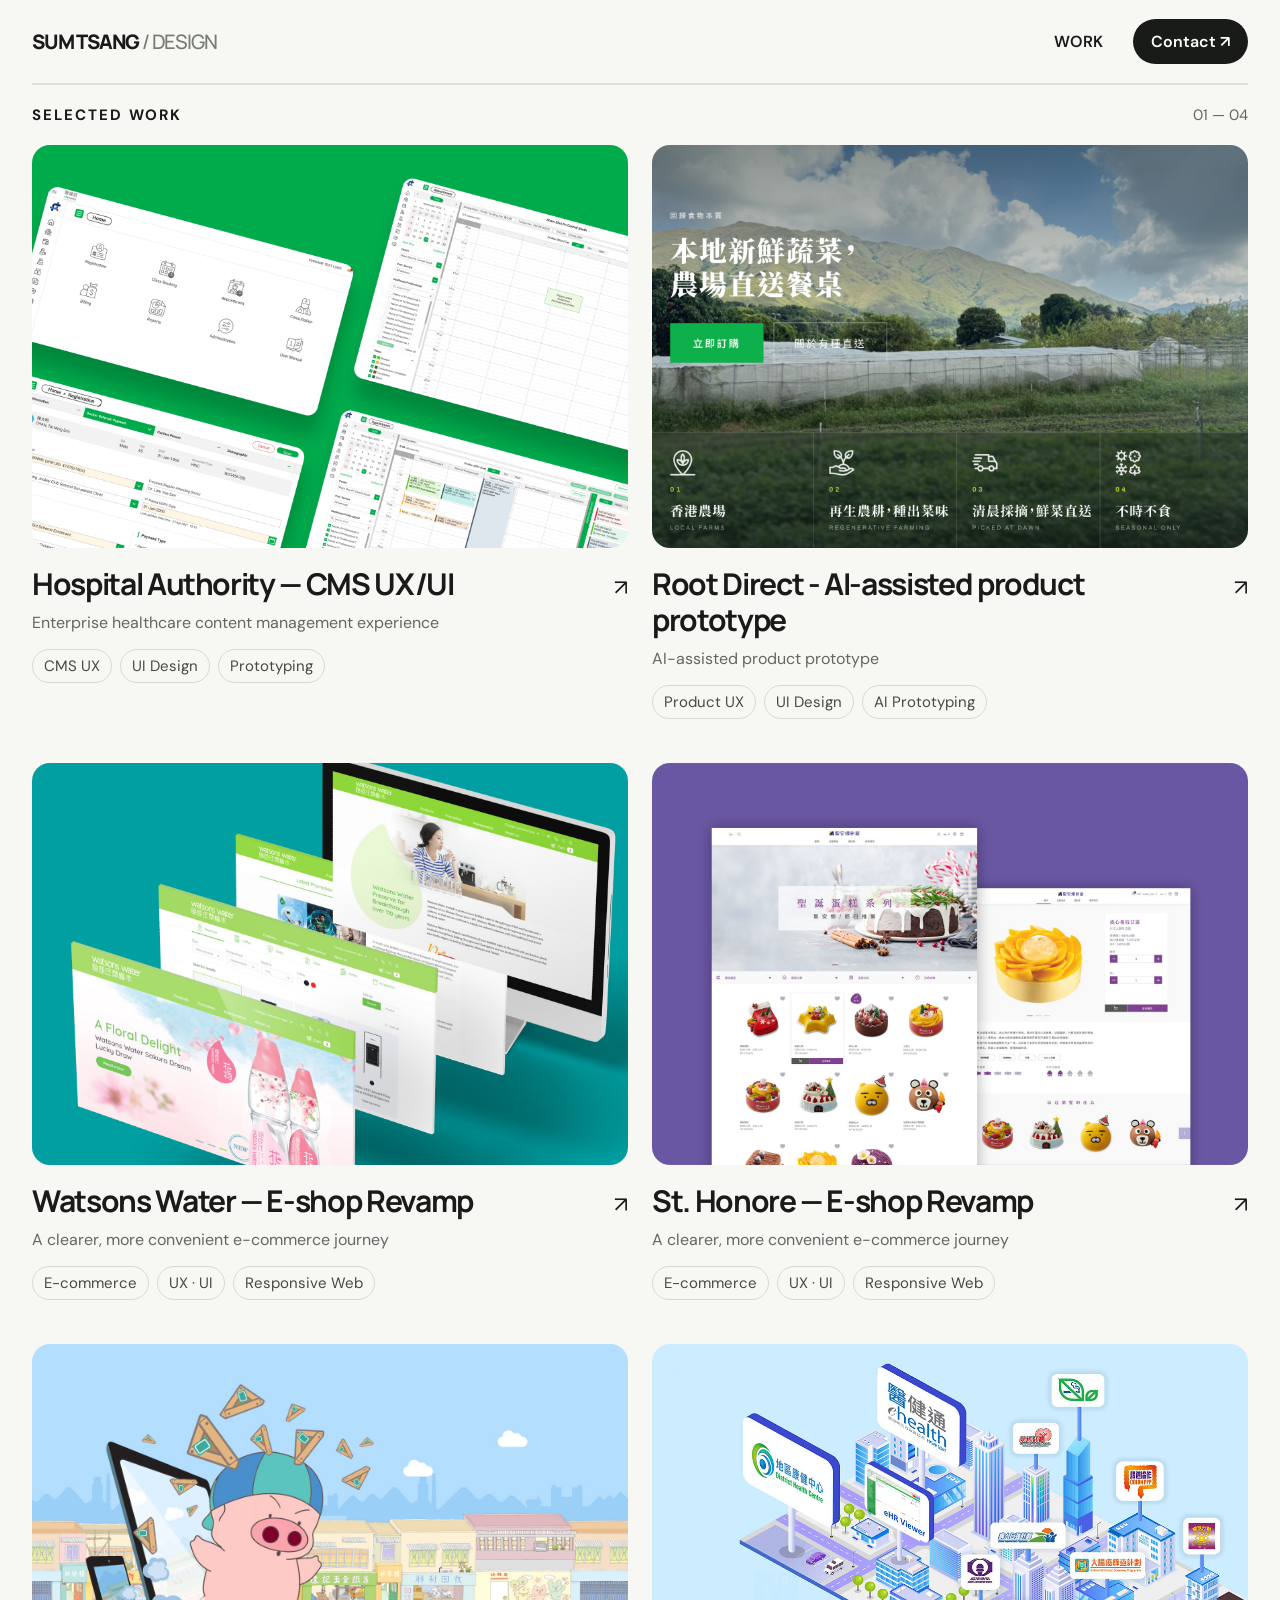
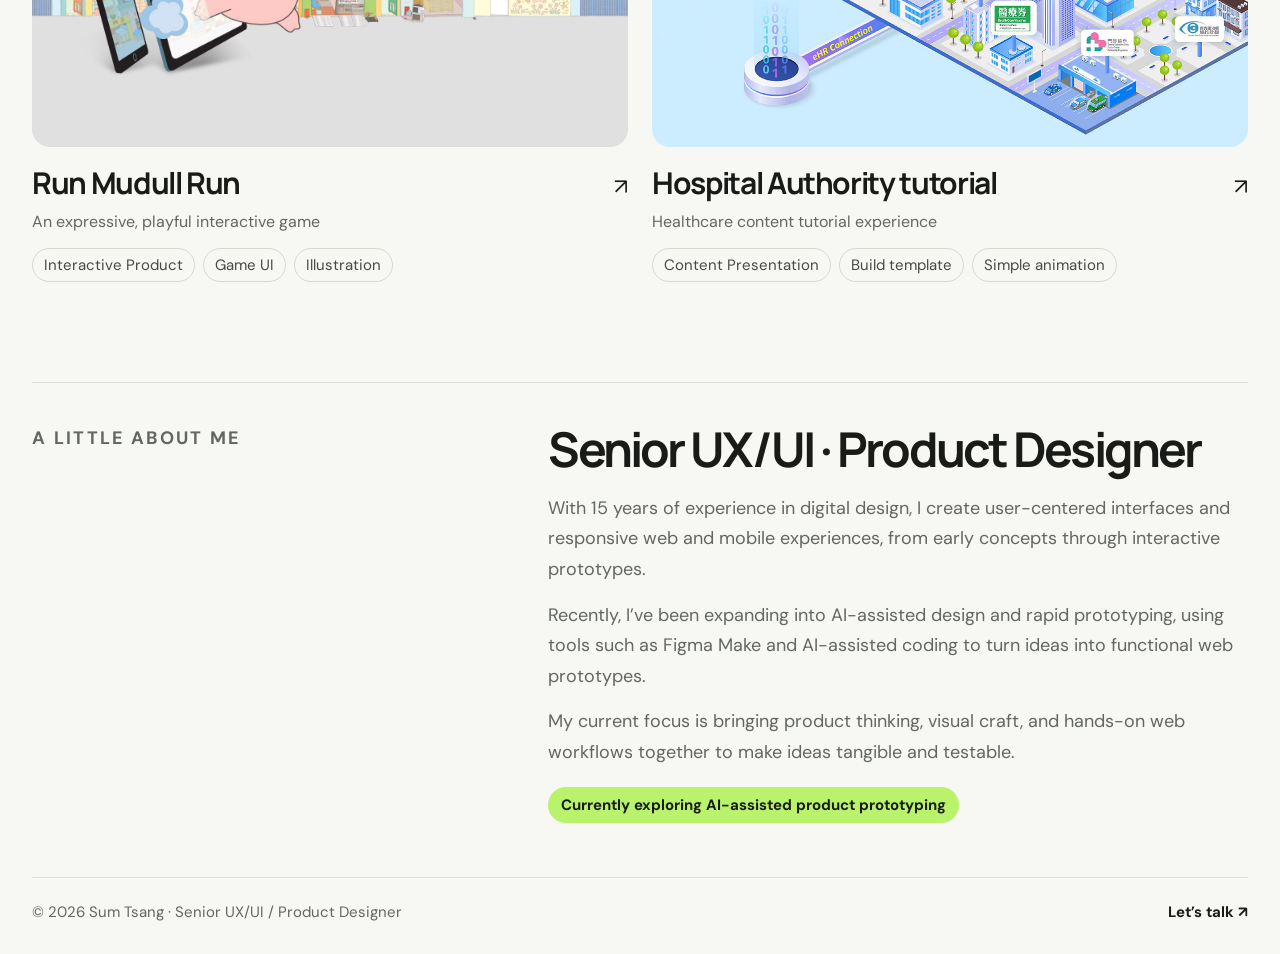
<file: index.html>
<!doctype html>
<html lang="en">
<head>
  <meta charset="utf-8">
  <meta name="viewport" content="width=device-width, initial-scale=1">
  <title>Sum Tsang — Product Designer</title>
  <meta name="description" content="Selected product design work by Sum Tsang, Senior UX/UI and Product Designer with 15 years of experience across mobile, web, enterprise UX/UI, and AI-assisted prototyping.">
  <meta name="author" content="Sum Tsang">
  <link rel="icon" href="img/favicon.png">
  <link rel="preconnect" href="https://fonts.googleapis.com">
  <link rel="preconnect" href="https://fonts.gstatic.com" crossorigin>
  <link href="https://fonts.googleapis.com/css2?family=DM+Sans:wght@400;500;600;700&family=Manrope:wght@400;500;600;700;800&display=swap" rel="stylesheet">
  <style>
    :root {
      --bg: #f7f7f4;
      --paper: #fff;
      --ink: #191b19;
      --muted: #626761;
      --line: #dedfd8;
      --accent: #b9f36b;
      --radius: 18px;
      --page: 1280px;
    }
    * { box-sizing: border-box; }
    html { scroll-behavior: smooth; }
    body { margin: 0; background: var(--bg); color: var(--ink); font-family: "DM Sans", sans-serif; -webkit-font-smoothing: antialiased; }
    a { color: inherit; text-decoration: none; }
    a:focus-visible { outline: 3px solid #4b7f18; outline-offset: 4px; }
    .shell { width: min(var(--page), calc(100% - 64px)); margin-inline: auto; }
    .topbar { height: 84px; display: flex; align-items: center; justify-content: space-between; border-bottom: 1px solid var(--line); }
    .wordmark { font-family: Manrope, sans-serif; font-size: 20px; font-weight: 800; letter-spacing: -.06em; }
    .wordmark span { color: #777c72; font-weight: 500; }
    .nav { display: flex; gap: 30px; align-items: center; font-size: 16px; font-weight: 600; }
    .nav a { transition: opacity .2s ease; }
    .nav a:hover { opacity: .6; }
    .nav .contact { background: var(--ink); color: white; padding: 12px 18px; border-radius: 999px; }
    .intro { padding: 66px 0 50px; }
    .kicker { margin: 0 0 20px; text-transform: uppercase; letter-spacing: .13em; font-size: 15px; font-weight: 700; color: var(--muted); }
    h1 { max-width: 850px; margin: 0; font-family: Manrope, sans-serif; font-size: clamp(42px, 6.4vw, 82px); line-height: .99; letter-spacing: -.075em; font-weight: 700; }
    h1 em { font-style: normal; color: #777d70; }
    .intro-bottom { display: flex; align-items: end; justify-content: space-between; gap: 30px; margin-top: 30px; }
    .intro-bottom p { max-width: 610px; margin: 0; color: var(--muted); font-size: 18px; line-height: 1.65; }
    .scroll-cue { flex: 0 0 auto; font-size: 15px; font-weight: 700; }
    .work-head { display: flex; justify-content: space-between; align-items: center; padding: 20px 0; border-top: 1px solid var(--line); }
    .work-head h2 { margin: 0; font-size: 15px; text-transform: uppercase; letter-spacing: .13em; }
    .work-head span { color: var(--muted); font-size: 15px; }
    .project-grid { display: grid; grid-template-columns: repeat(2, minmax(0, 1fr)); gap: 44px 24px; }
    .project { min-width: 0; }
    .cover { display: block; position: relative; overflow: hidden; aspect-ratio: 1.48; border-radius: var(--radius); background: #e8eae2; }
    .cover img { width: 100%; height: 100%; display: block; object-fit: cover; transition: transform .5s cubic-bezier(.2,.7,.2,1); }
    .project:hover .cover img { transform: scale(1.025); }
    .cover.root-cover { background: #e7f0df; }
    .root-cover img { object-position: center; }
    .image-fallback { display: none; width: 100%; height: 100%; align-items: center; justify-content: center; flex-direction: column; gap: 12px; color: #2e3c26; background: radial-gradient(circle at 75% 20%, #d6f6b3, transparent 34%), linear-gradient(135deg, #edf3e6, #c9e7a7); }
    .image-fallback strong { font: 800 clamp(24px, 3vw, 44px)/1 Manrope, sans-serif; letter-spacing: -.06em; }
    .image-fallback span { font-size: 15px; letter-spacing: .12em; text-transform: uppercase; }
    .root-cover img:not([src]), .root-cover img[src=""] { display: none; }
    .project-title-row { display: flex; align-items: baseline; justify-content: space-between; gap: 16px; margin-top: 18px; }
    .project-title-row h3 { margin: 0; font-family: Manrope, sans-serif; font-size: clamp(22px, 2.5vw, 30px); line-height: 1.2; letter-spacing: -.045em; font-weight: 700; }
    .arrow { flex: 0 0 auto; font-size: 22px; transition: transform .2s ease; }
    .project:hover .arrow { transform: translate(3px, -3px); }
    .project-subtitle { margin: 9px 0 0; color: var(--muted); font-size: 16px; line-height: 1.5; }
    .project-tags { display: flex; flex-wrap: wrap; gap: 8px; margin-top: 14px; }
    .project-tags span { border: 1px solid #d7d9d1; border-radius: 999px; padding: 6px 11px; font-size: 15px; color: #454a43; }
    .about { margin-top: 100px; padding: 40px 0 54px; border-top: 1px solid var(--line); display: grid; grid-template-columns: .8fr 1.2fr; gap: 50px; }
    .about-label { margin: 0; color: var(--muted); font-size: 15px; letter-spacing: .13em; text-transform: uppercase; font-weight: 700; }
    .about h2 { margin: 0 0 18px; font: 700 clamp(30px, 4vw, 48px)/1.08 Manrope, sans-serif; letter-spacing: -.06em; }
    .about p { margin: 0 0 15px; color: var(--muted); font-size: 18px; line-height: 1.7; }
    .about .focus { display: inline-block; background: var(--accent); color: var(--ink); border-radius: 999px; padding: 8px 13px; margin-top: 4px; font-size: 15px; font-weight: 700; }
    footer { display: flex; justify-content: space-between; gap: 20px; border-top: 1px solid var(--line); padding: 24px 0 32px; color: var(--muted); font-size: 15px; }
    footer a { color: var(--ink); font-weight: 700; }
    @media (max-width: 760px) {
      .shell { width: min(100% - 36px, var(--page)); }
      .topbar { height: 72px; }
      .wordmark { font-size: 18px; }
      .nav { gap: 16px; font-size: 15px; }
      .nav .contact { padding: 10px 13px; }
      .intro { padding: 50px 0 36px; }
      .intro-bottom { align-items: start; flex-direction: column; gap: 18px; }
      .intro-bottom p, .about p { font-size: 17px; }
      .project-grid { grid-template-columns: 1fr; gap: 34px; }
      .cover { aspect-ratio: 1.25; }
      .project-title-row h3 { font-size: 25px; }
      .about { margin-top: 70px; grid-template-columns: 1fr; gap: 18px; }
      footer { flex-direction: column; }
    }
    @media (prefers-reduced-motion: reduce) {
      html { scroll-behavior: auto; }
      *, *::before, *::after { transition-duration: .01ms !important; }
    }
  </style>
</head>
<body>
  <header class="shell topbar">
    <a class="wordmark" href="index.html" aria-label="Sum Tsang home">SUM TSANG<span> / DESIGN</span></a>
    <nav class="nav" aria-label="Main navigation">
      <a href="#work">WORK</a>
      <a class="contact" href="contact.html">Contact ↗</a>
    </nav>
  </header>

  <main>


    <section class="shell" id="work" aria-labelledby="work-heading">
      <div class="work-head">
        <h2 id="work-heading">Selected work</h2>
        <span>01 — 04</span>
      </div>

      <div class="project-grid">

        <article class="project">
          <a class="cover" href="ha-uxui.html" aria-label="View Hospital Authority CMS UX/UI project">
            <img src="img/portfolio/hat-ux-hero.jpg" alt="Hospital Authority CMS UX/UI project preview" loading="lazy">
          </a>
          <div class="project-title-row">
            <h3><a href="ha-uxui.html">Hospital Authority — CMS UX/UI</a></h3>
            <a class="arrow" href="ha-uxui.html" aria-label="View Hospital Authority project">↗</a>
          </div>
          <p class="project-subtitle">Enterprise healthcare content management experience</p>
          <div class="project-tags"><span>CMS UX</span><span>UI Design</span><span>Prototyping</span></div>
        </article>
        



         <article class="project">
          <a class="cover" href="root.html" aria-label="View AI-assisted product">
            <img src="img/portfolio/root-hero.jpg" alt="AI-assisted product preview" loading="lazy">
          </a>
          <div class="project-title-row">
            <h3><a href="root.html">Root Direct - AI-assisted product prototype</a></h3>
            <a class="arrow" href="root.html" aria-label="View AI-assisted productpe">↗</a>
          </div>
          <p class="project-subtitle">AI-assisted product prototype</p>
          <div class="project-tags"><span>Product UX</span><span>UI Design</span><span>AI Prototyping</span></div>
        </article>
        

        <article class="project">
          <a class="cover" href="ww.html" aria-label="View Watsons Water e-shop revamp project">
            <img src="img/portfolio/ww-hero.jpg" alt="Watsons Water e-shop revamp project preview" loading="lazy">
          </a>
          <div class="project-title-row">
            <h3><a href="ww.html">Watsons Water — E-shop Revamp</a></h3>
            <a class="arrow" href="ww.html" aria-label="View Watsons Water project">↗</a>
          </div>
          <p class="project-subtitle">A clearer, more convenient e-commerce journey</p>
          <div class="project-tags"><span>E-commerce</span><span>UX · UI</span><span>Responsive Web</span></div>
        </article>


                <article class="project">
          <a class="cover" href="sh.html" aria-label="View St. Honore e-shop revamp project">
            <img src="img/portfolio/sh-hero.jpg" alt="St. Honore e-shop revamp project preview" loading="lazy">
          </a>
          <div class="project-title-row">
            <h3><a href="sh.html">St. Honore — E-shop Revamp</a></h3>
            <a class="arrow" href="sh.html" aria-label="View St. Honore project">↗</a>
          </div>
          <p class="project-subtitle">A clearer, more convenient e-commerce journey</p>
          <div class="project-tags"><span>E-commerce</span><span>UX · UI</span><span>Responsive Web</span></div>
        </article>



        <article class="project">
          <a class="cover" href="mudull.html" aria-label="View Run Mudull Run interactive game project">
            <img src="img/portfolio/md-hero.jpg" alt="Run Mudull Run interactive game project preview" loading="lazy">
          </a>
          <div class="project-title-row">
            <h3><a href="mudull.html">Run Mudull Run</a></h3>
            <a class="arrow" href="mudull.html" aria-label="View Run Mudull Run project">↗</a>
          </div>
          <p class="project-subtitle">An expressive, playful interactive game</p>
          <div class="project-tags"><span>Interactive Product</span><span>Game UI</span><span>Illustration</span></div>
        </article>

<article class="project">
          <a class="cover" href="ha-tutorial.html" aria-label="View Hospital Authority tutorial project">
            <img src="img/portfolio/hat-hero.jpg" alt="Hospital Authority tutorial project preview" loading="lazy">
          </a>
          <div class="project-title-row">
            <h3><a href="ha-tutorial.html">Hospital Authority tutorial</a></h3>
            <a class="arrow" href="ha-tutorial.html" aria-label="View Hospital Authority tutorial">↗</a>
          </div>
          <p class="project-subtitle">Healthcare content tutorial experience</p>
          <div class="project-tags"><span>Content Presentation</span><span>Build template</span><span>Simple animation</span></div>
        </article>

        
      </div>
    </section>



    

    <section class="shell about" aria-labelledby="about-heading">
      <p class="about-label">A little about me</p>
      <div>
        <h2 id="about-heading">Senior UX/UI · Product Designer</h2>
        <p>With 15 years of experience in digital design, I create user-centered interfaces and responsive web and mobile experiences, from early concepts through interactive prototypes.</p>
        <p>Recently, I’ve been expanding into AI-assisted design and rapid prototyping, using tools such as Figma Make and AI-assisted coding to turn ideas into functional web prototypes.</p>
        <p>My current focus is bringing product thinking, visual craft, and hands-on web workflows together to make ideas tangible and testable.</p>
        <span class="focus">Currently exploring AI-assisted product prototyping</span>
      </div>
    </section>
  </main>

  <footer class="shell">
    <span>© <span id="year">2026</span> Sum Tsang · Senior UX/UI / Product Designer</span>
    <a href="contact.html">Let’s talk ↗</a>
  </footer>
</body>
</html>
</file>
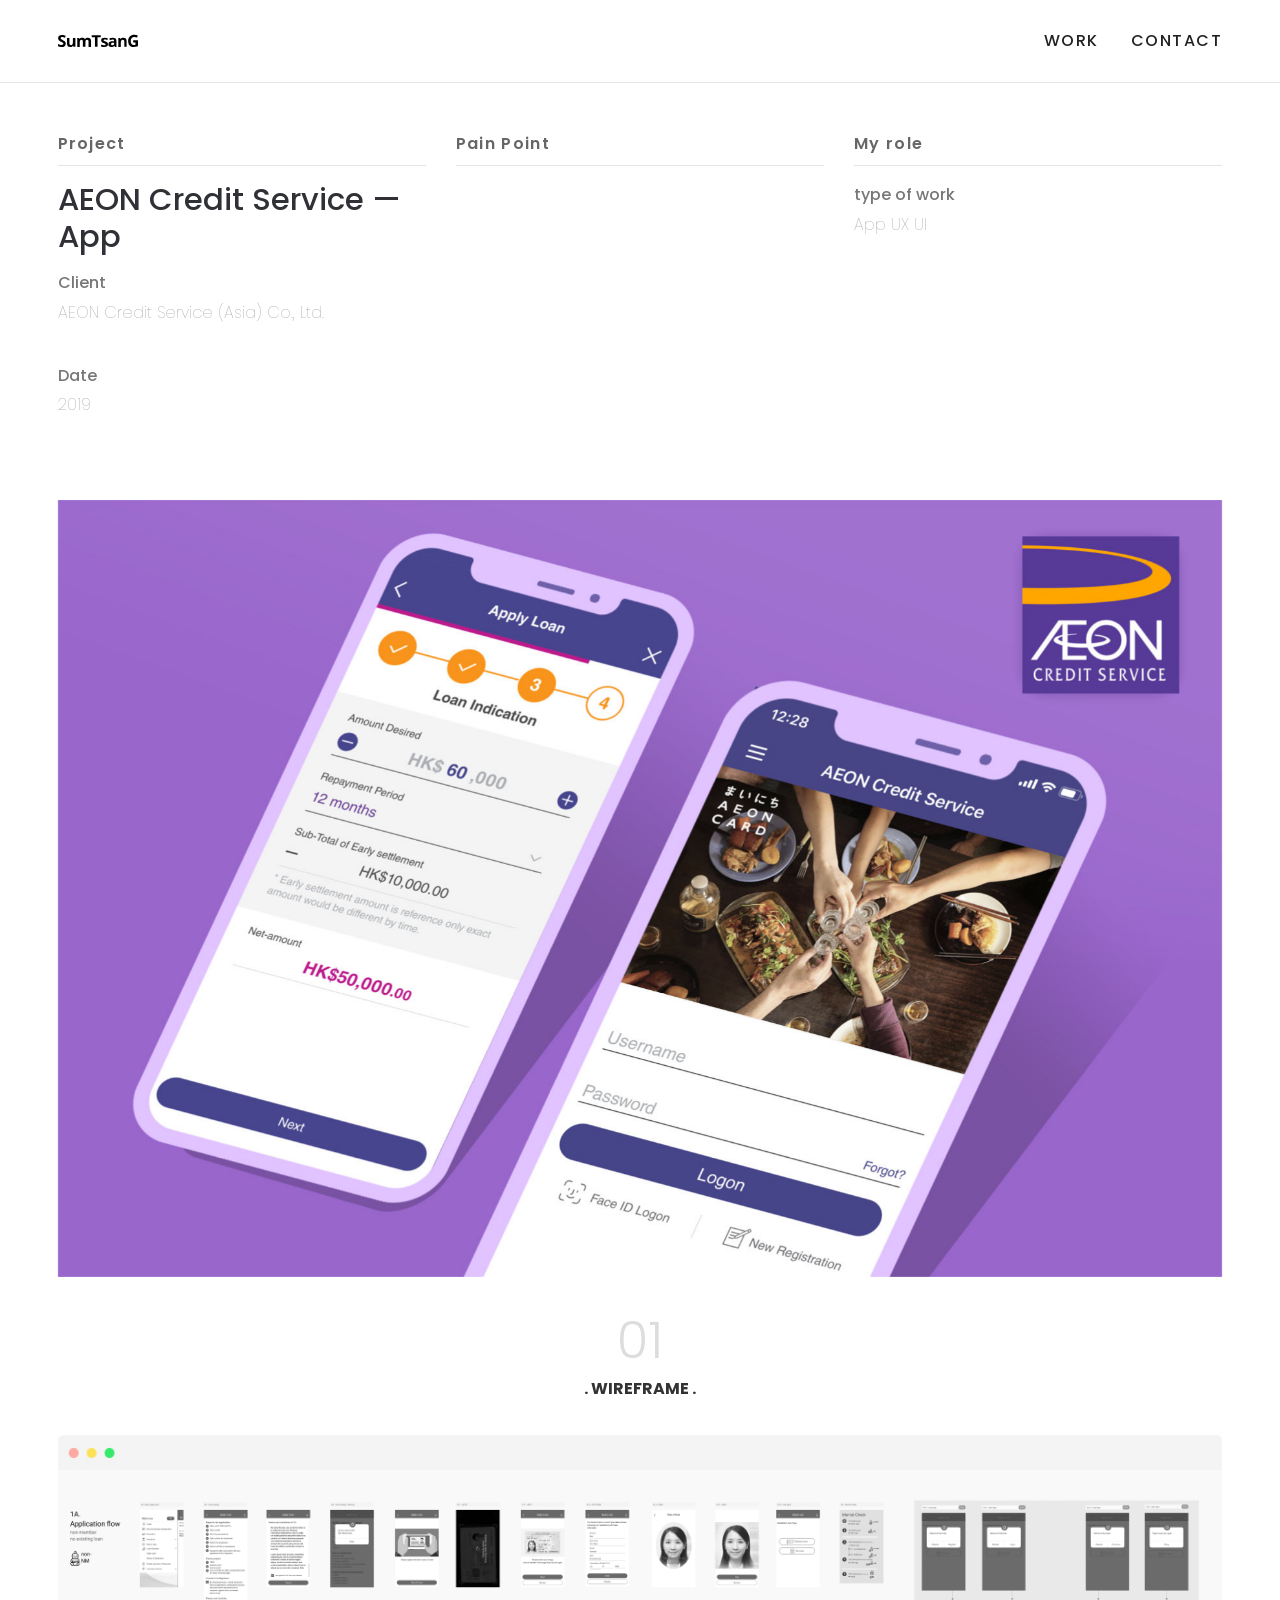
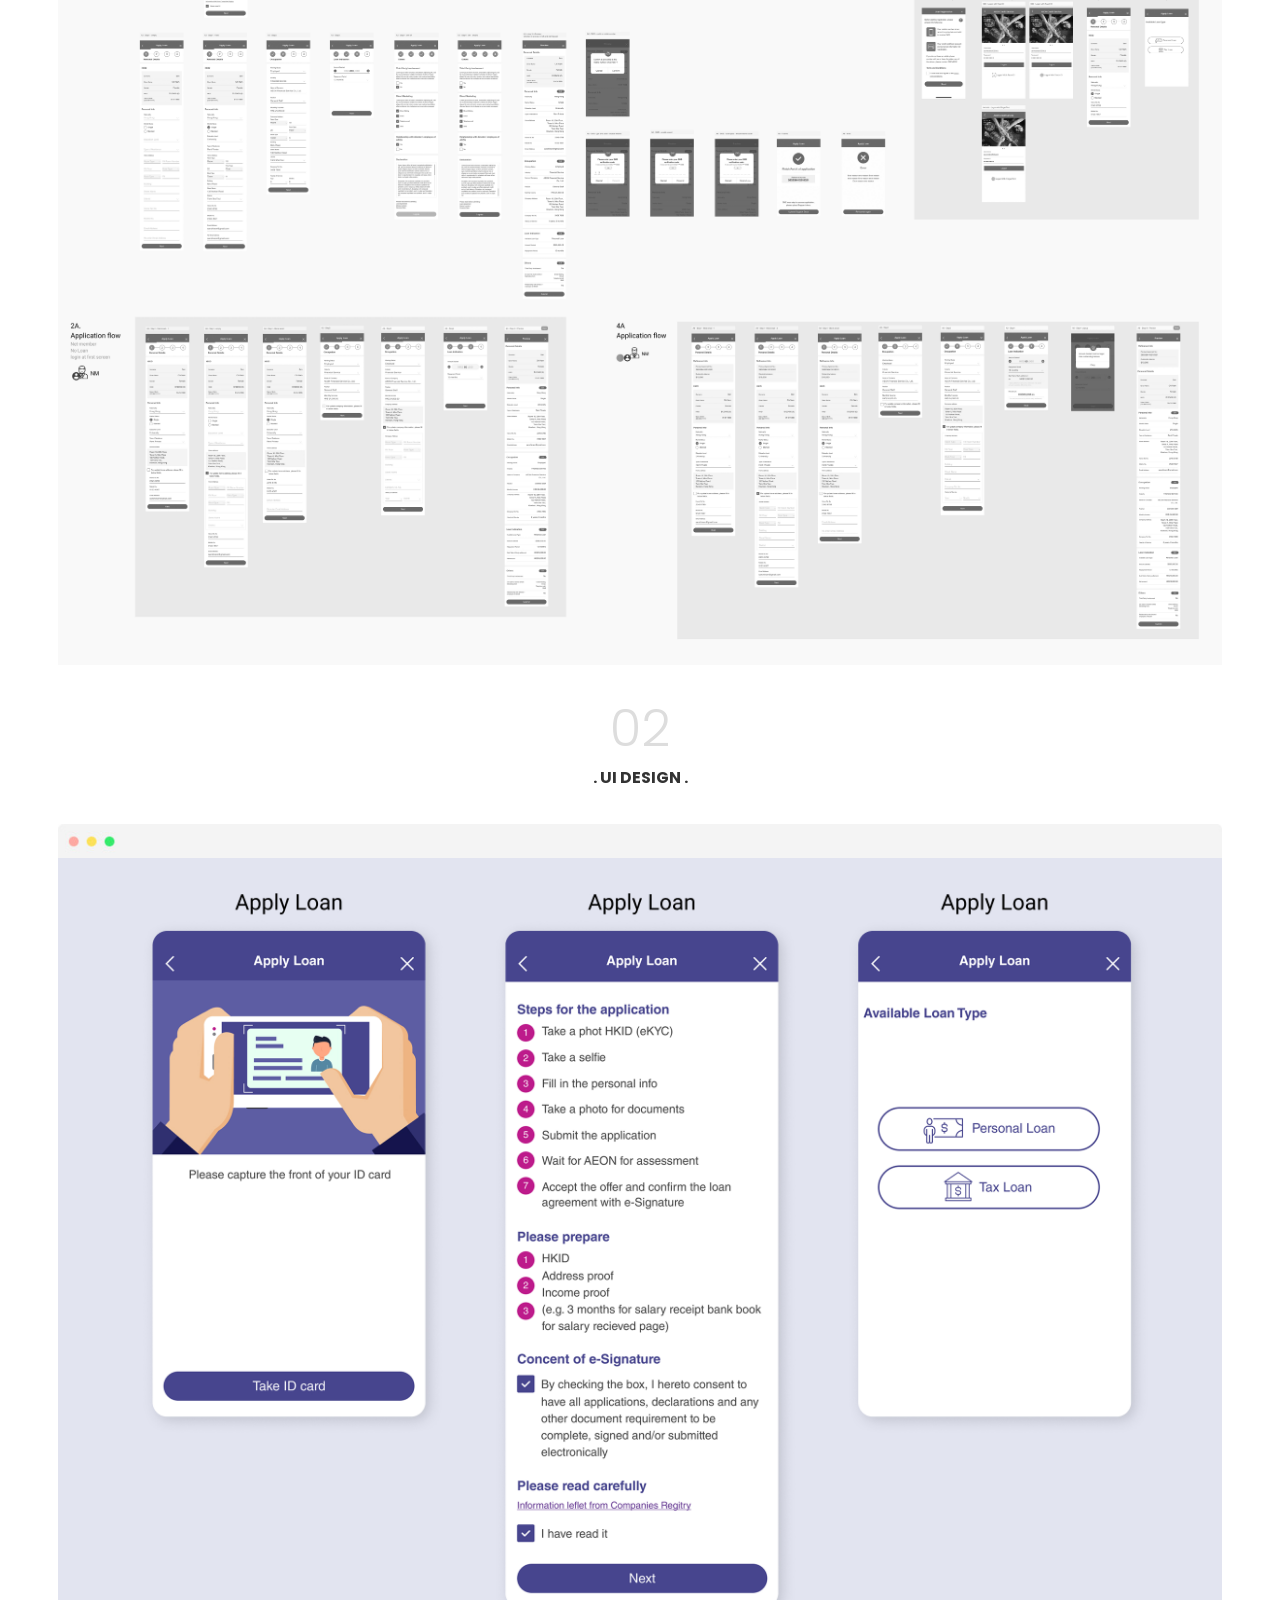
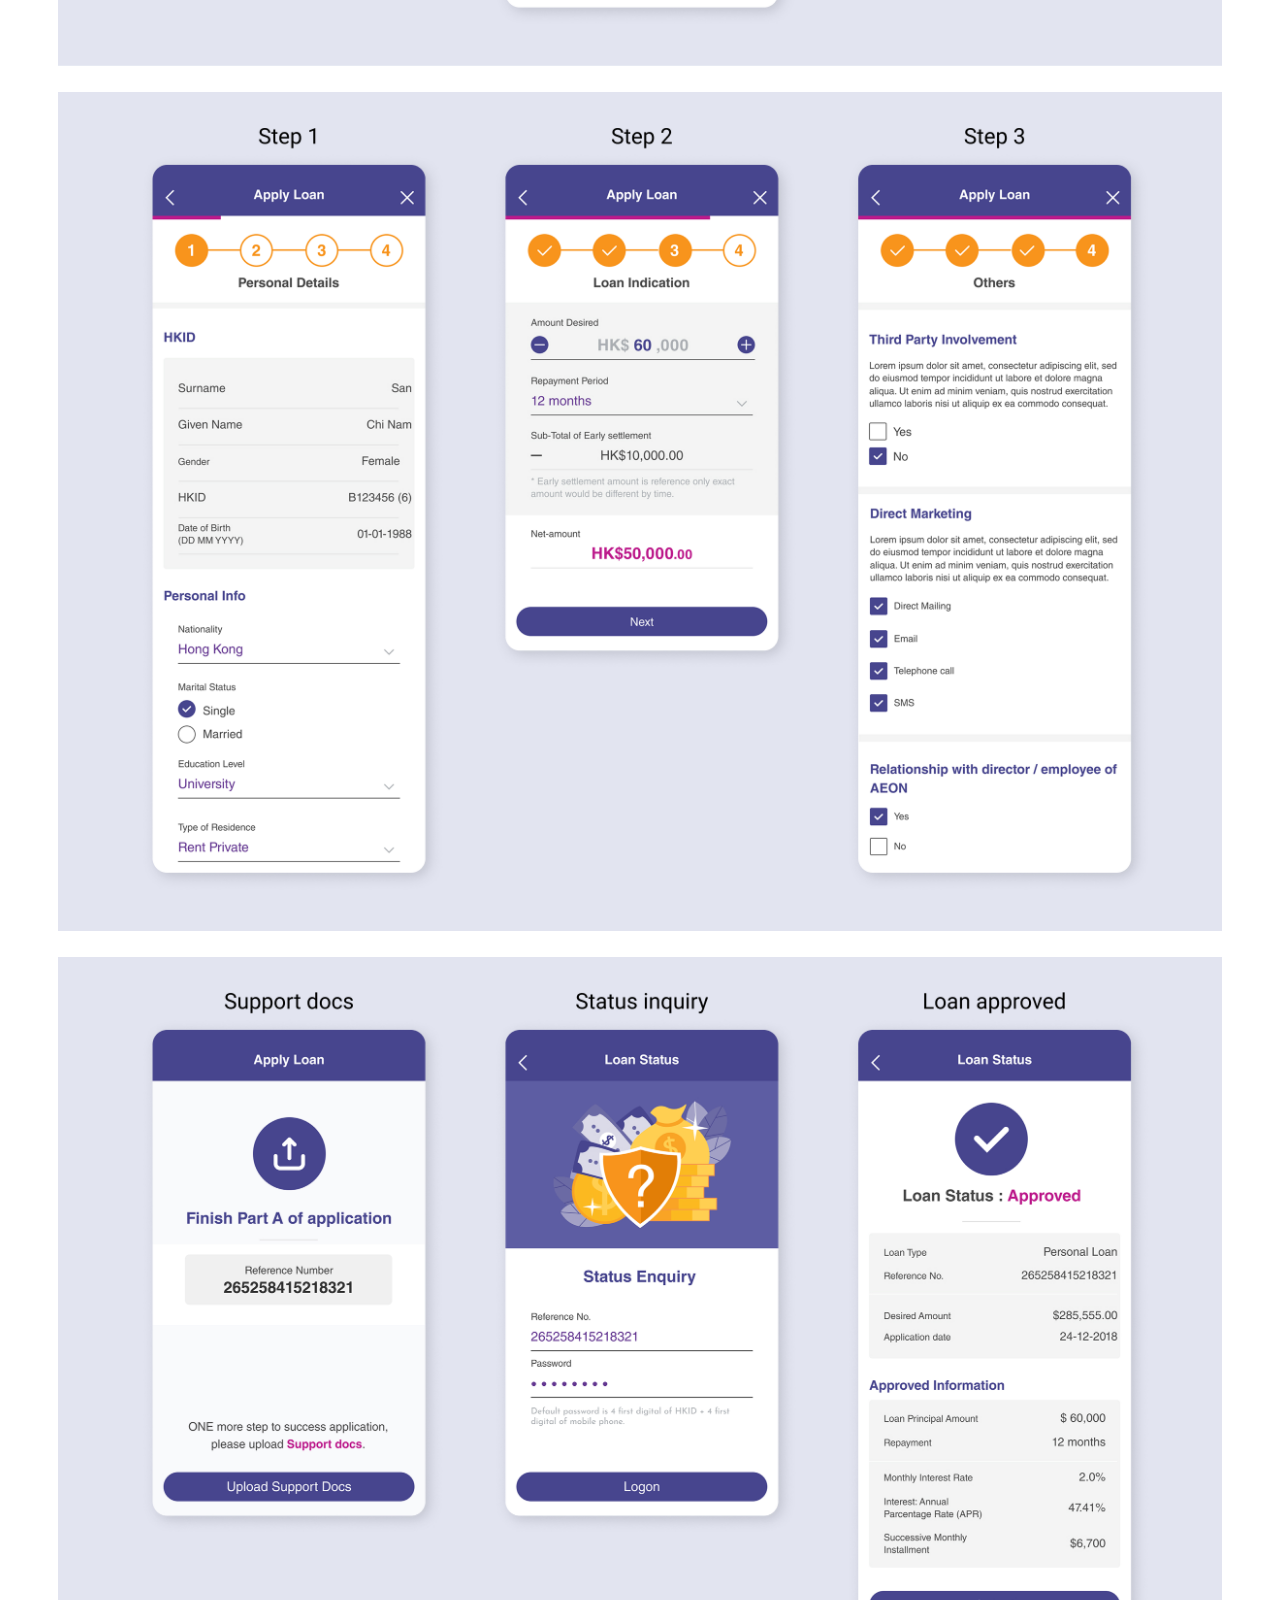
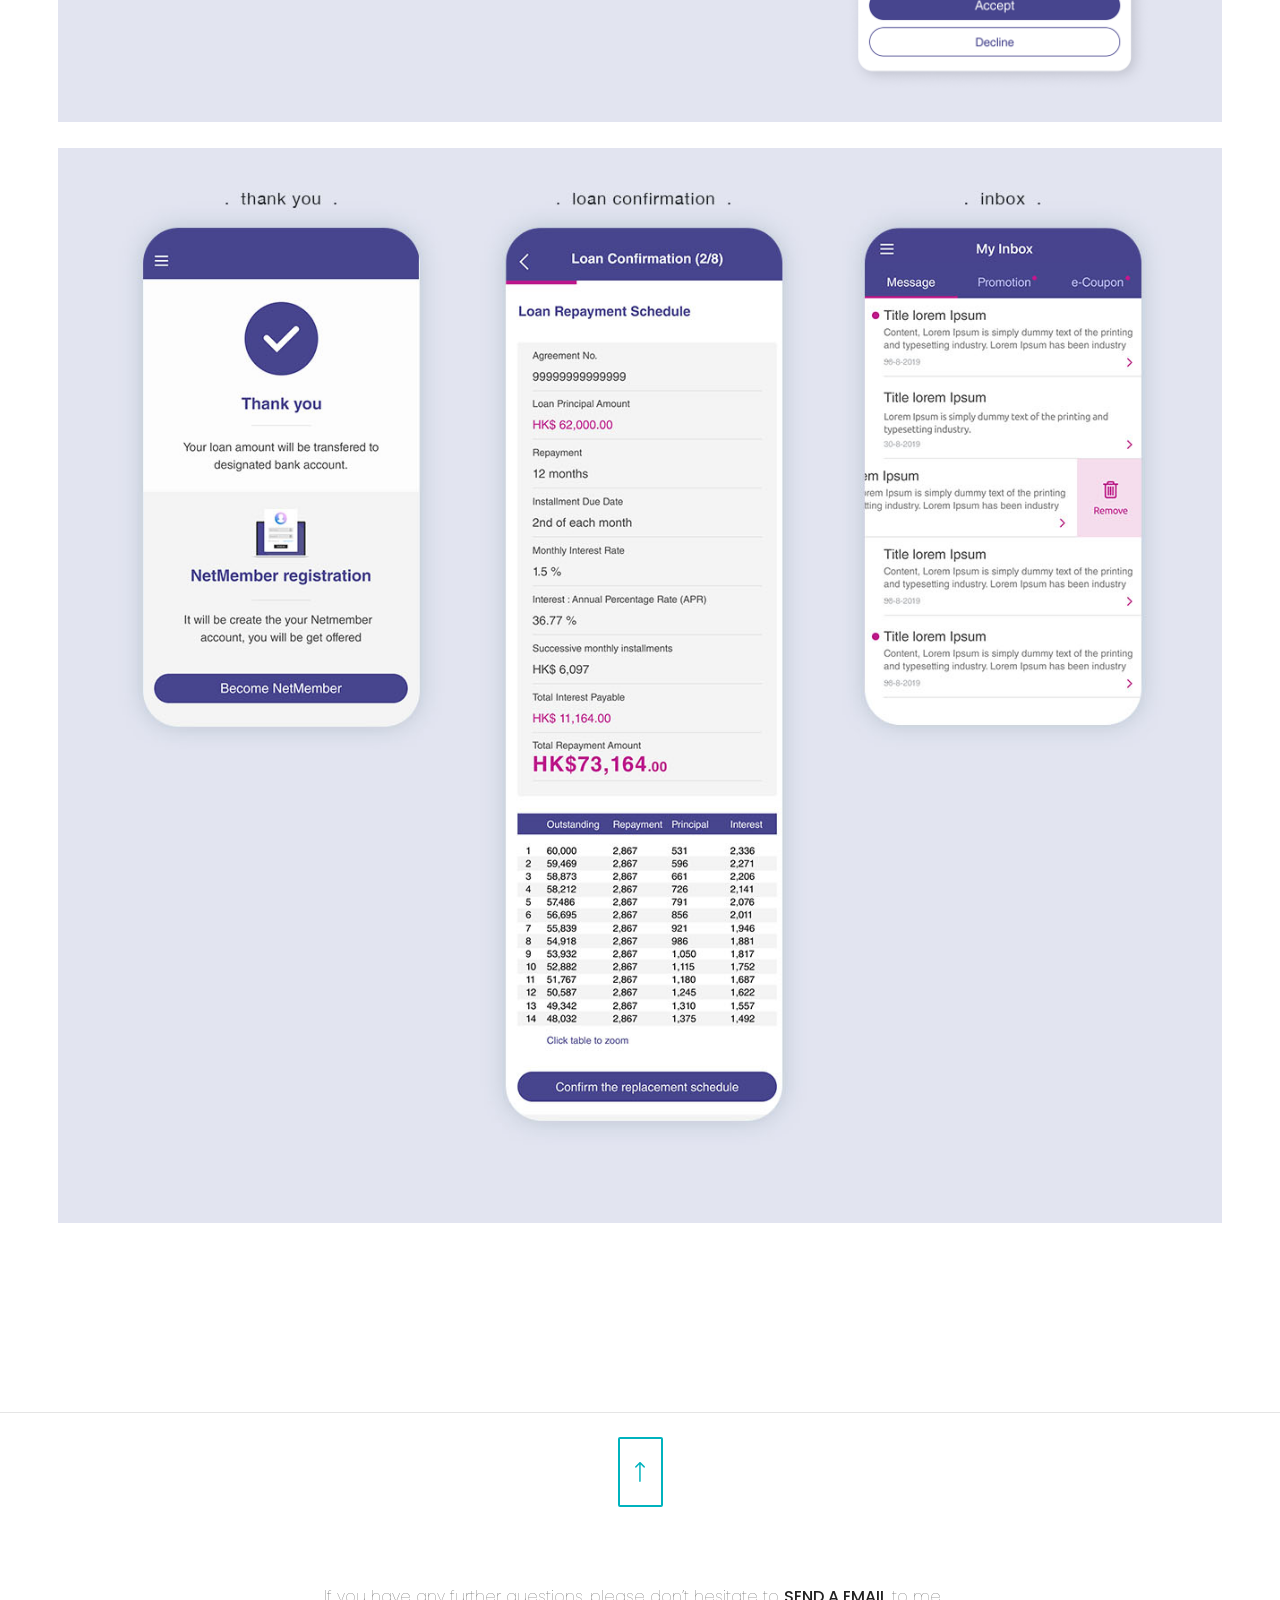
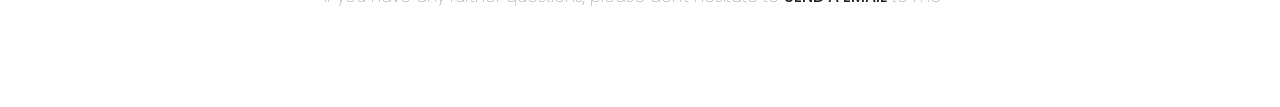
<file: aeon-noshow.html>
<!DOCTYPE html>

<html lang="en">
<head>
<meta charset="utf-8"/>
<title>SumTsanG</title>
<meta content="SumTsanG" name="description"/>
<meta content="pixel-industry" name="author"/>
<meta content="CSS, HTML5, jQuery, retina, bootstrap" name="keywords"/>
<meta content="width=device-width, initial-scale=1.0" name="viewport"/>
<link href="img/favicon.png" rel="shortcut icon"/>
<!-- Stylesheets -->
<link href="bootstrap/css/bootstrap.min.css" rel="stylesheet"/><!-- bootstrap grid -->
<link href="bootstrap/css/bootstrap-theme.min.css" rel="stylesheet"/><!-- bootstrap theme -->
<link href="css/color-turquoise.css" rel="stylesheet"/><!-- turquoise template color styles -->
<link href="css/retina.css" rel="stylesheet"/><!-- retina ready styles -->
<link href="css/animate.css" rel="stylesheet"/><!-- animation for content -->
<link href="css/colors-header.css" rel="stylesheet"/><!-- header styles -->
<!-- Font icons -->
<!-- Fontawesome icons css -->
<!-- Magnific pop up plugin css -->
<link href="css/magnific-popup.css" rel="stylesheet"/>
<!-- Google Web fonts -->
<link href="https://fonts.googleapis.com/css?family=Poppins:300,400,500,700%7CPlayfair+Display:400,700&amp;subset=latin,latin-ext" rel="stylesheet" type="text/css"/>
<!-- Main stylesheet -->
<link href="css/style.css" rel="stylesheet"/><!-- template styles -->
<link href="css/responsive.css" rel="stylesheet"/>
<!-- responsive styles -->
<link href="css/portfolio-job3.css" rel="stylesheet"/></head>
<body class="job3-project-page" id="top">
<!-- Header wrapper start -->
<div class="header-wrapper header-dark-default clearfix">
<!-- #header start -->
<header class="job3-header">
<div class="job3-header-inner">
<a class="job3-logo" href="index.html">
<img alt="Sum Tsang" class="svg-black" src="img/svg/logo.svg"/>
</a>
<nav>
<a href="index.html">WORK</a>
<a href="contact.html">CONTACT</a>
</nav>
</div>
</header>
<!-- #header end -->
</div><!-- .header-wrapper.header-transparent.header-dark-default end -->
<div class="page-content pt-50">
<div class="container">
<div class="row">


<section class="col-md-12 project-details-wide"><div class="project-summary-grid"><section class="project-summary-column project-summary-project"><h4>Project</h4><h2>AEON Credit Service — App                      </h2><div class="project-summary-entry"><strong>Client</strong><p>AEON Credit Service (Asia) Co., Ltd.</p></div><div class="project-summary-entry"><strong>Date</strong><p>2019</p></div></section><section class="project-summary-column project-summary-pain"><h4>Pain Point</h4></section><section class="project-summary-column project-summary-role"><h4>My role</h4><div class="project-summary-entry"><strong>type of work</strong><p>App UX UI</p></div></section></div></section><div class="col-md-12 project-gallery-wide"><ul class="vertical-stack-gallery">
<li class="triggerAnimation animated" data-animate="fadeIn">
<img src="img/portfolio/aeon-noshow-hero.jpg"/>
<!-- heading -->
<li class="triggerAnimation animated" data-animate="fadeIn">
<br/><br/><br/>
<h1 style="text-align: center; color: #ddd;"> 01</h1>
<h6 style="text-align: center; color: #333;">. WIREFRAME .</h6>
</li>
<li class="triggerAnimation animated" data-animate="fadeIn">
<img src="img/portfolio/header.jpg"/>
<img class="border" src="img/portfolio/aeon-noshow-wf.jpg"/>
</li>
<!-- heading -->
<li class="triggerAnimation animated" data-animate="fadeIn">
<br/><br/><br/>
<h1 style="text-align: center; color: #ddd;"> 02</h1>
<h6 style="text-align: center; color: #333;">. UI DESIGN .</h6>
</li>
<li class="triggerAnimation animated" data-animate="fadeIn">
<img src="img/portfolio/header.jpg"/>
<img class="border" src="img/portfolio/aeon-m01.jpg"/><br/>
<img class="border" src="img/portfolio/aeon-m02.jpg"/><br/>
<img class="border" src="img/portfolio/aeon-m03.jpg"/><br/>
<img class="border" src="img/portfolio/aeon-m04.jpg"/>
</li>
</li></ul></div></div>
</div>
</div>
<!-- #footer-wrapper start -->
<div class="footer-dark simple-style footer-box footer-custom-bkg-image footer-img-bkg-2 centered" id="footer-wrapper">
<!-- #footer start -->
<footer id="footer">
<!-- .container start -->
<div class="container">
<!-- .row start -->
<div class="row mb-0">
<div class="col-md-12">
<a class="to-top" href="#top">
<span class="icon-container">
<img alt="Sum logo" class="svg-theme-color" src="img/svg/to-top.svg"/>
</span>
</a>
<div class="logo">
<a href="index.html">
<span class="icon-container">
<img alt="Sum logo" class="svg-white" src="img/svg/logo-w.svg"/>
</span>
</a>
</div><!-- .logo end -->
</div>
</div><!-- .row end -->
<!-- .row start -->
<div class="row">
<!-- .footer-widget-container.col-md-12 start -->
<ul class="footer-widget-container col-md-12 mb-0">
<!-- .widget -->
<li class="widget widget_nav_menu widget_horizontal_menu">
<ul class="menu">
<li class="menu-item">If you have any further questions, please don’t hesitate to <a href="mailto:sumtsang@gmail.com">Send a email</a> to me</li>
</ul>
</li><!-- .widget end -->
</ul><!-- .footer-widget-container.col-md-12 end -->
</div><!-- .row end -->
</div><!-- .container end -->
</footer><!-- #footer end -->
</div><!-- #footer-wrapper end -->
<script src="js/jquery-2.1.4.min.js"></script><!-- jQuery library -->
<script src="bootstrap/js/bootstrap.min.js"></script><!-- .bootstrap script -->
<script src="js/jquery.scripts.min.js"></script><!-- modernizr -->
<!-- Sharrre post plugin -->
<script src="js/jquery.fatNav.js" type="text/javascript"></script><!-- hamburger menu js -->
<script src="js/jquery.magnific-popup.min.js"></script> <!-- Magnific pop up lightbox -->
<script src="js/jquery-retina.js"></script><!-- retina -->
<script src="js/volcanno.include.js"></script><!-- custom js functions -->

</body>
</html>
</file>
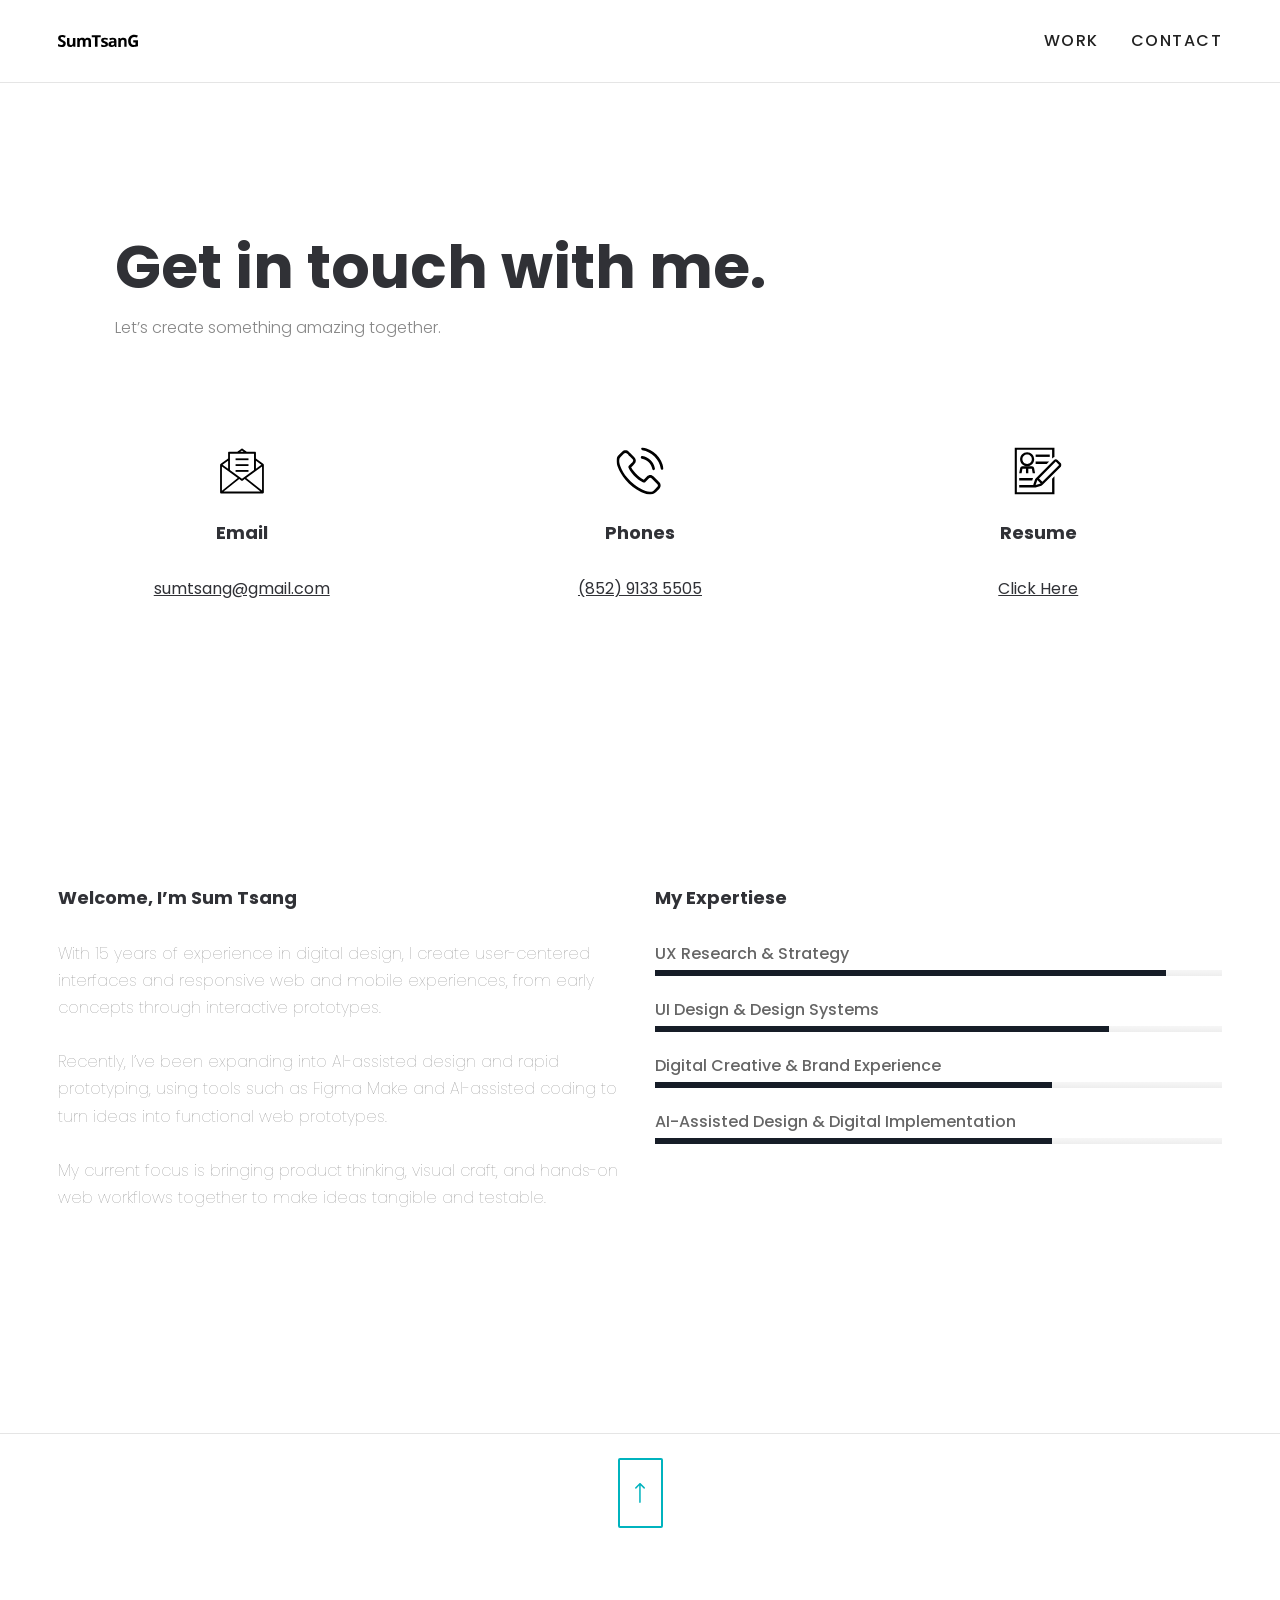
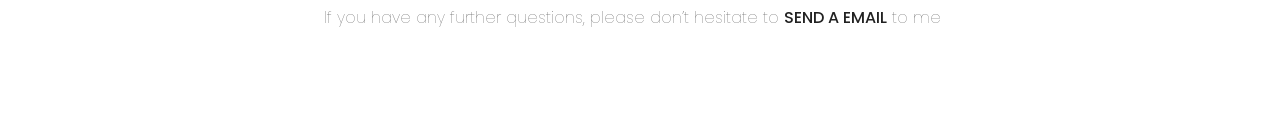
<file: contact.html>
<!DOCTYPE html>

<html lang="en">
<head>
<meta charset="utf-8"/>
<title>SumTsang</title>
<meta content="#" name="description"/>
<meta content="pixel-industry" name="author"/>
<meta content="CSS, HTML5, jQuery, retina, bootstrap" name="keywords"/>
<meta content="width=device-width, initial-scale=1.0" name="viewport"/>
<link href="img/favicon.png" rel="shortcut icon"/>
<!-- Stylesheets -->
<link href="bootstrap/css/bootstrap.min.css" rel="stylesheet"/><!-- bootstrap grid -->
<link href="bootstrap/css/bootstrap-theme.min.css" rel="stylesheet"/><!-- bootstrap theme -->
<link href="css/color-turquoise.css" rel="stylesheet"/><!-- default template color styles -->
<link href="css/retina.css" rel="stylesheet"/><!-- retina ready styles -->
<link href="css/responsive.css" rel="stylesheet"/><!-- responsive styles -->
<link href="css/animate.css" rel="stylesheet"/><!-- animation for content -->
<link href="css/colors-header.css" rel="stylesheet"/><!-- header styles -->
<!-- Font icons -->
<!-- Fontawesome icons css -->
<!-- Google Web fonts -->
<link href="https://fonts.googleapis.com/css?family=Poppins:300,400,500,700%7CPlayfair+Display:400,700&amp;subset=latin,latin-ext" rel="stylesheet" type="text/css"/>
<!-- Main stylesheet -->
<link href="css/style.css" rel="stylesheet"/><!-- template styles -->
<!-- responsive styles -->

<link href="css/portfolio-job3.css" rel="stylesheet"/></head>
<body class="job3-contact-page" id="top">
<!-- Header wrapper start -->
<div class="header-wrapper header-dark-default clearfix">
<!-- #header start -->
<header class="job3-header">
<div class="job3-header-inner">
<a class="job3-logo" href="index.html">
<img alt="Sum Tsang" class="svg-black" src="img/svg/logo.svg"/>
</a>
<nav>
<a href="index.html">WORK</a>
<a href="contact.html">CONTACT</a>
</nav>
</div>
</header>
<!-- #header end -->
</div><!-- .header-wrapper.header-transparent.header-dark-default end -->
<!-- .page-content start -->
<div class="page-content page-title pt-150 pb-80 mb-0">
<!-- .container start -->
<div class="container">
<!-- .row start -->
<div class="row mb-0">
<!-- .col-md-12 start -->
<div class="col-md-12 mb-0">
<div class="heading-subtitle-bottom h-center">
<h1><strong>Get in touch with me.</strong></h1>
<p>Let’s create something amazing together.</p>
</div>
</div><!-- .col-md-12 end -->
</div><!-- .row end -->
</div><!-- .container end -->
</div><!-- .page-content end -->
<!-- .page-content start -->
<div class="page-content custom-background pt-0">
<div class="container">
<!-- .row start -->
<div class="row">
<!-- .col-md-6 start -->
<div class="col-md-4 col-sm-4">
<div class="service-box-icon icon-center icon-medium triggerAnimation animated" data-animate="fadeInUp">
<div class="icon-container">
<img alt="Sum icon" src="img/svg/email.svg"/>
</div>
<a href="mailto:sumtsang@gmail.com"><h5>Email</h5></a>
<p><a href="mailto:sumtsang@gmail.com">sumtsang@gmail.com</a></p>
<br/>
<br/>
<br/>
</div>
</div><!-- .col-md-4 end -->
<!-- .col-md-4 start -->
<div class="col-md-4 col-sm-4">
<div class="service-box-icon icon-center icon-medium triggerAnimation animated" data-animate="fadeInUp">
<div class="icon-container">
<img alt="Sum icon" src="img/svg/phone.svg"/>
</div>
<a href="tel:91335505"><h5>Phones</h5></a>
<p><a href="tel:91335505">(852) 9133 5505</a><br/>
</p>
</div>
</div><!-- .col-md-4 end -->
<!-- .col-md-4 start -->
<div class="col-md-4 col-sm-4">
<div class="service-box-icon icon-center icon-medium triggerAnimation animated" data-animate="fadeInUp">
<div class="icon-container">
<img alt="Sum icon" src="img/svg/resume2.svg"/>
</div>
<a href="img/portfolio/resume_sumtsang.pdf"><h5>Resume</h5></a>
<p>
<a href="img/portfolio/resume_sumtsang.pdf" target="_blank">Click Here</a>
</p>
</div>
</div><!-- .col-md-4 end -->
</div><!-- .row end -->
</div><!-- .container end -->
</div><!-- .page-content end -->
<!-- .page-content start -->
<div class="page-content">
<div class="container">
<!-- .row start -->
<div class="row">
<!-- .col-md-6 start -->
<div class="col-md-6 clearfix">
<h5>Welcome, I’m Sum Tsang</h5>
<p>
With 15 years of experience in digital design, I create user-centered interfaces and responsive web and mobile experiences, from early concepts through interactive prototypes.<br><br>

Recently, I’ve been expanding into AI-assisted design and rapid prototyping, using tools such as Figma Make and AI-assisted coding to turn ideas into functional web prototypes.<br><br>

My current focus is bringing product thinking, visual craft, and hands-on web workflows together to make ideas tangible and testable.
</p>
</div><!-- .col-md-6 end -->
<!-- .col-md-6 start -->
<div class="col-md-6 clearfix">
<h5>My Expertiese</h5>
<div class="progress-bar-container">
<ul class="progress-bar">
<li class="progress-bar-line">
<span class="percentage-90 expand"></span>
<p>UX Research & Strategy</p>
</li>
<li class="progress-bar-line">
<span class="percentage-80 expand"></span>
<p>UI Design & Design Systems</p>
</li>
<li class="progress-bar-line">
<span class="percentage-70 expand"></span>
<p>Digital Creative & Brand Experience</p>
</li>
<li class="progress-bar-line">
<span class="percentage-70 expand"></span>
<p>AI-Assisted Design & Digital Implementation</p>
</li>
</ul>
</div><!-- .progress-bar end -->
</div><!-- .col-md-6 end -->
</div>
</div><!-- .container end -->
</div><!-- .page-content end -->
<!-- #footer-wrapper start -->
<div class="footer-dark simple-style footer-box footer-custom-bkg-image footer-img-bkg-2 centered" id="footer-wrapper">
<!-- #footer start -->
<footer id="footer">
<!-- .container start -->
<div class="container">
<!-- .row start -->
<div class="row mb-0">
<div class="col-md-12">
<a class="to-top" href="#top">
<span class="icon-container">
<img alt="Sum logo" class="svg-theme-color" src="img/svg/to-top.svg"/>
</span>
</a>
<div class="logo">
<a href="index.html">
<span class="icon-container">
<img alt="Sum logo" class="svg-white" src="img/svg/logo-w.svg"/>
</span>
</a>
</div><!-- .logo end -->
</div>
</div><!-- .row end -->
<!-- .row start -->
<div class="row">
<!-- .footer-widget-container.col-md-12 start -->
<ul class="footer-widget-container col-md-12 mb-0">
<!-- .widget -->
<li class="widget widget_nav_menu widget_horizontal_menu">
<ul class="menu">
<li class="menu-item">If you have any further questions, please don’t hesitate to <a href="mailto:sumtsang@gmail.com">Send a email</a> to me</li>
</ul>
</li><!-- .widget end -->
</ul><!-- .footer-widget-container.col-md-12 end -->
</div><!-- .row end -->
</div><!-- .container end -->
</footer><!-- #footer end -->
</div><!-- #footer-wrapper end -->
<script src="js/jquery-2.1.4.min.js"></script><!-- jQuery library -->
<script src="bootstrap/js/bootstrap.min.js"></script><!-- .bootstrap script -->
<script src="js/jquery.scripts.min.js"></script><!-- modernizr -->
<script src="js/jquery.fatNav.js"></script><!-- hamburger menu list js functions -->
<script src="https://www.google.com/recaptcha/api.js"></script> <!-- Contact form recaptcha -->
<script src="js/jquery-retina.js"></script><!-- retina -->
<script src="js/volcanno.include.js"></script><!-- custom js functions -->
<script>
            /* <![CDATA[ */
            jQuery(document).ready(function ($) {
                'use strict';

                // HAMBURGER MENU
                $.fatNav();
                
                //CONTACT FORM AJAX
                VolcannoInclude.contactFormAjax('contact-us');

            });

        </script>
</body>
</html>
</file>
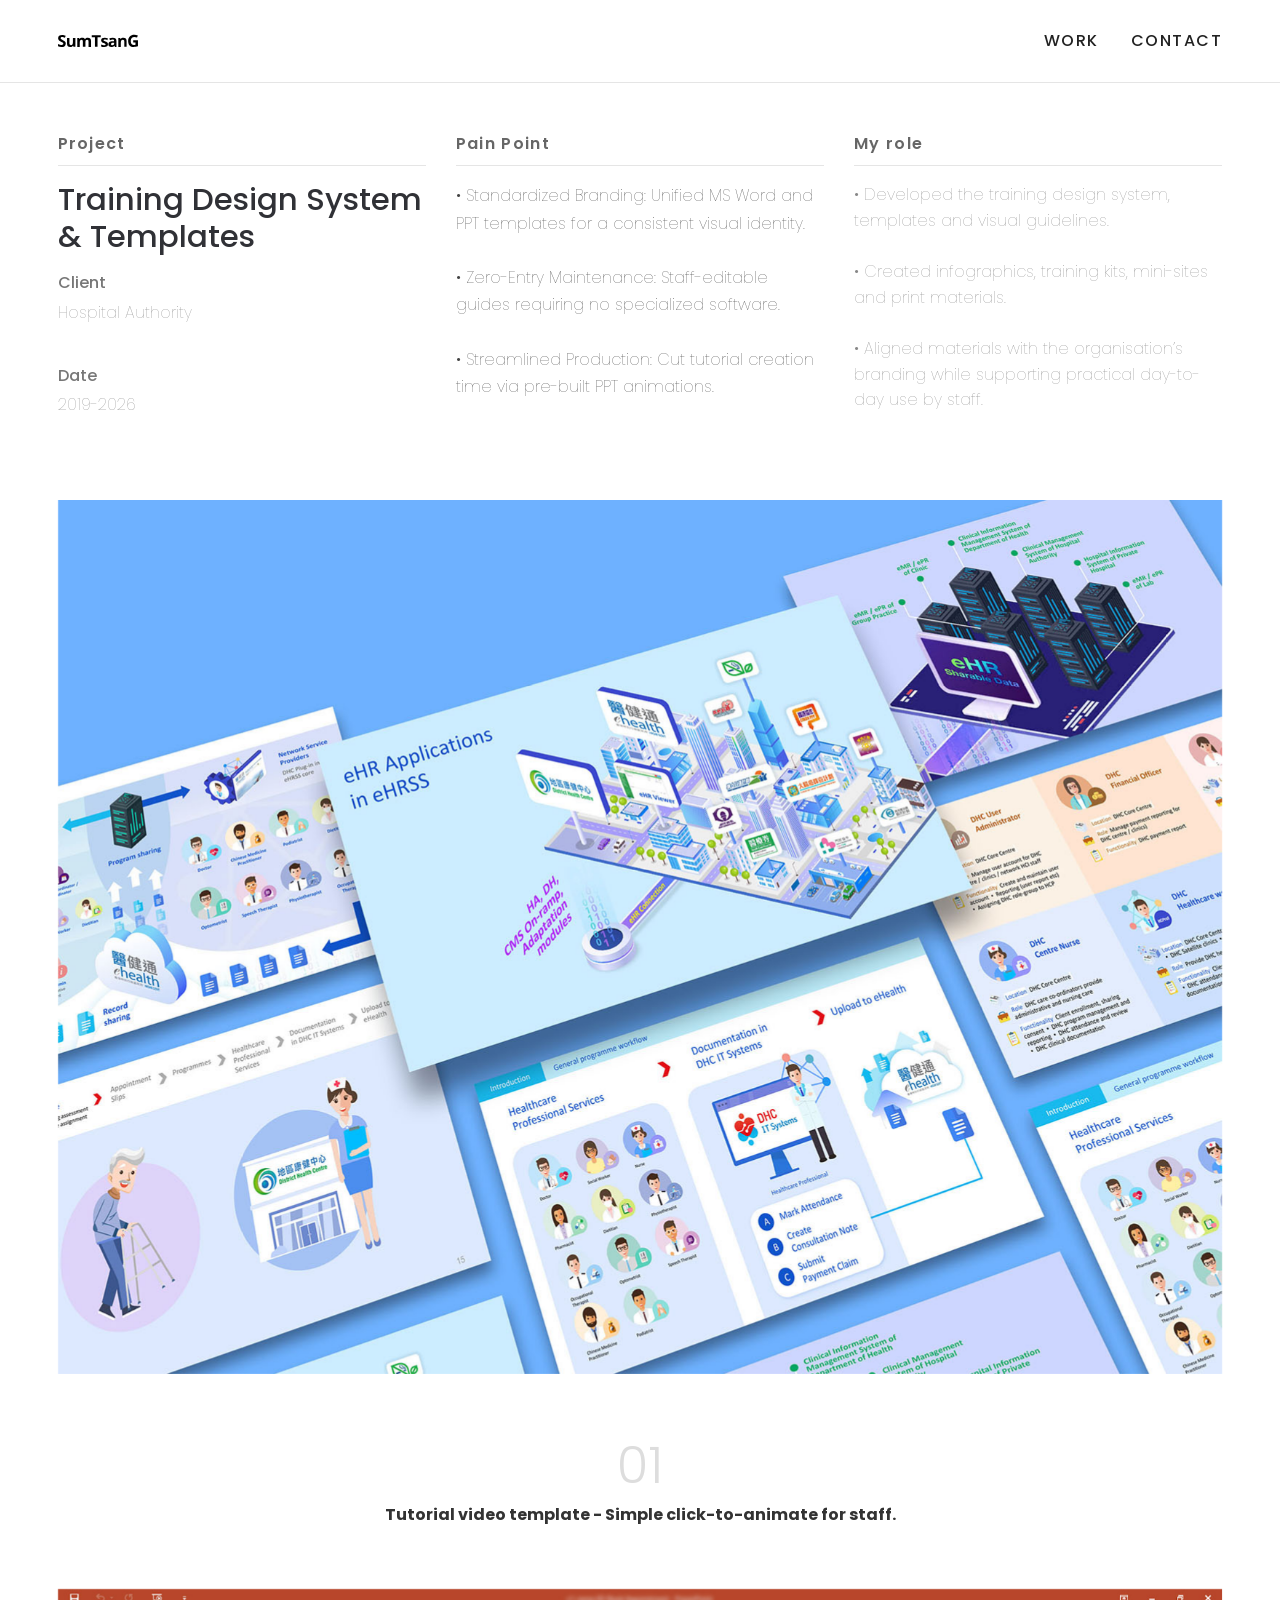
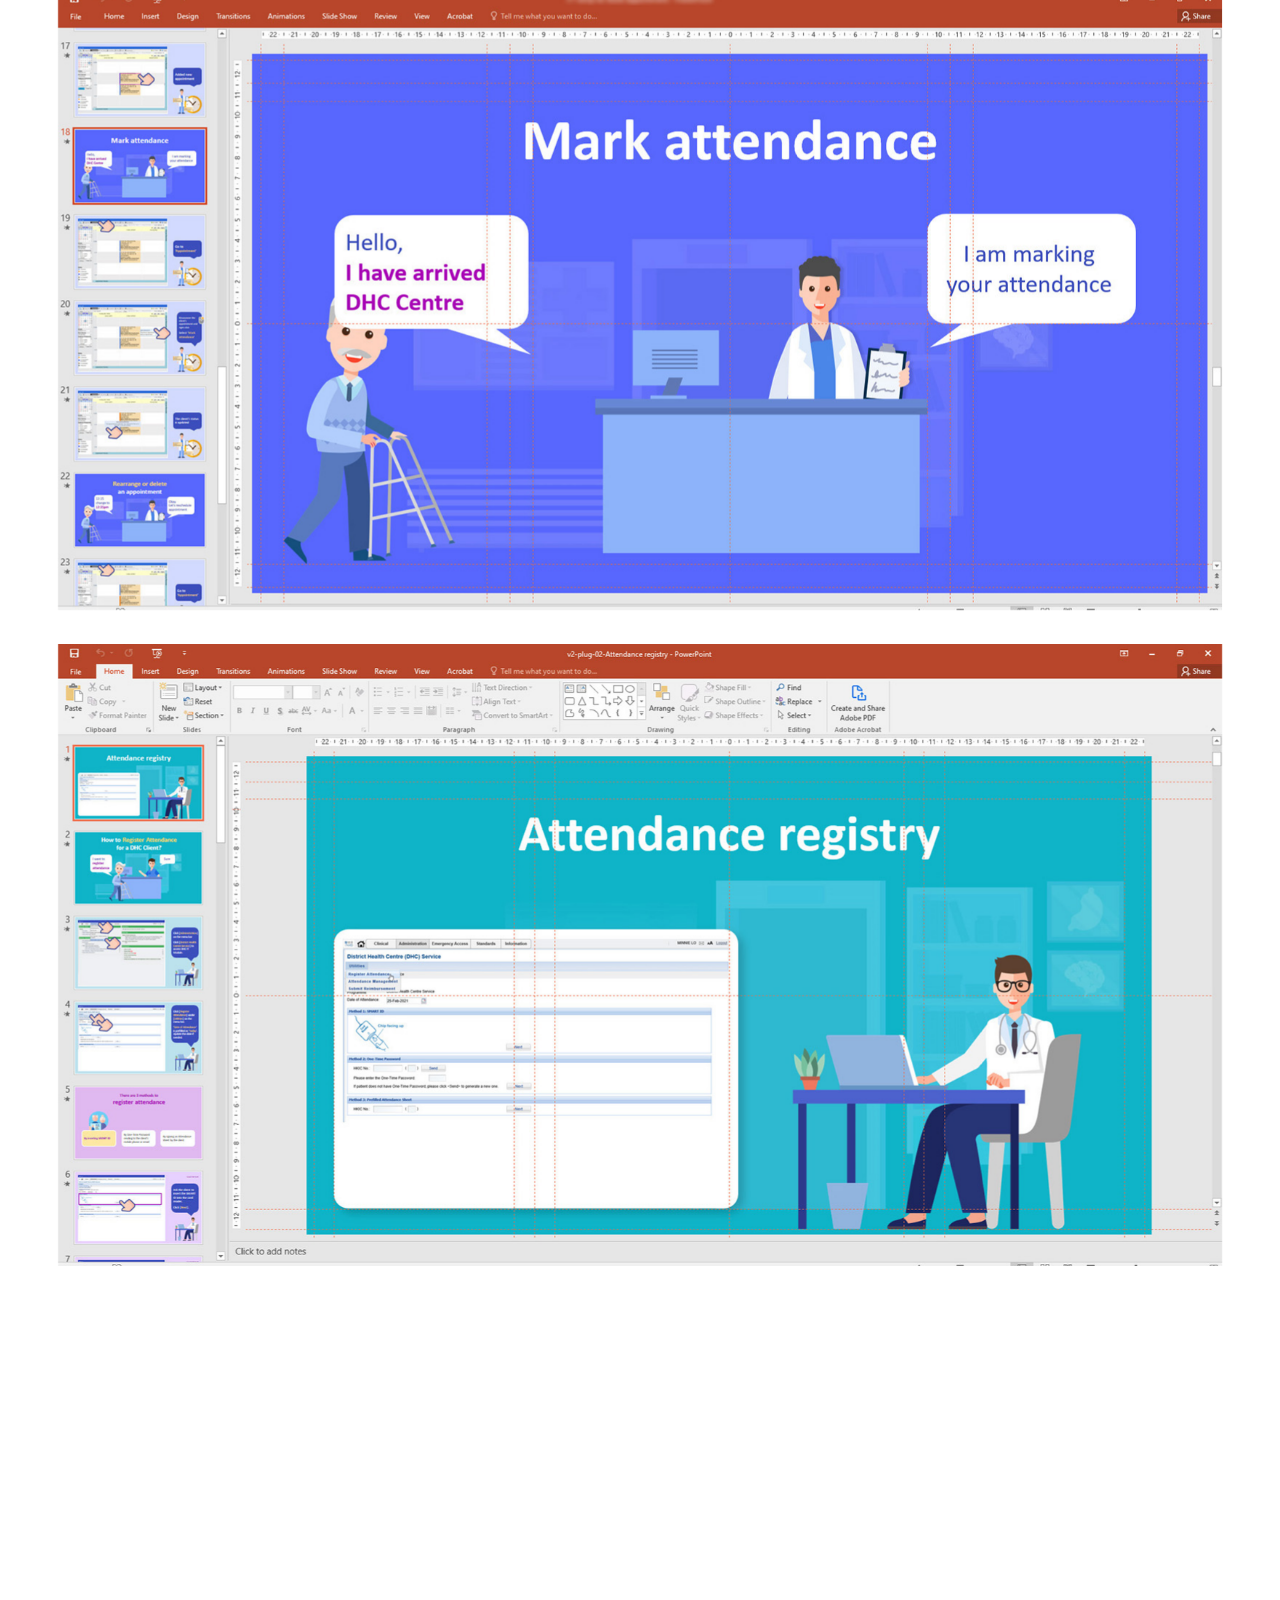
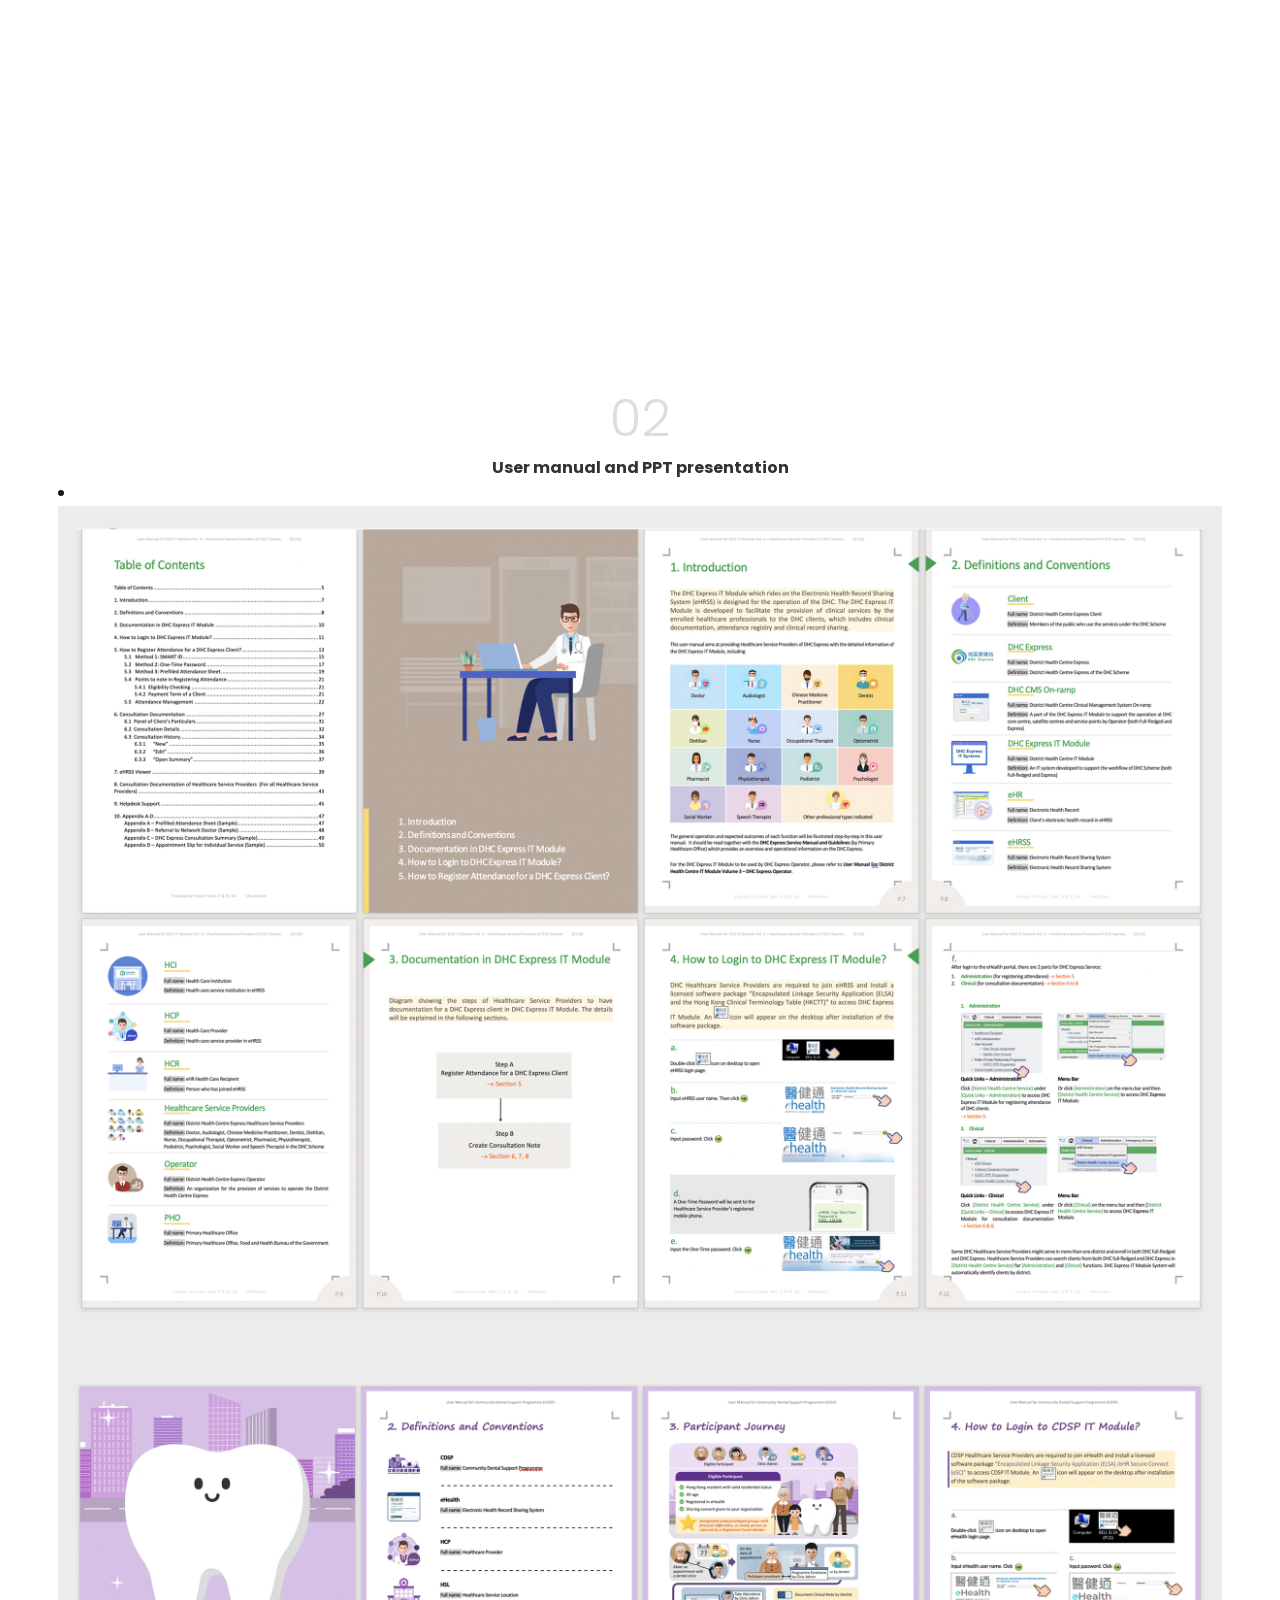
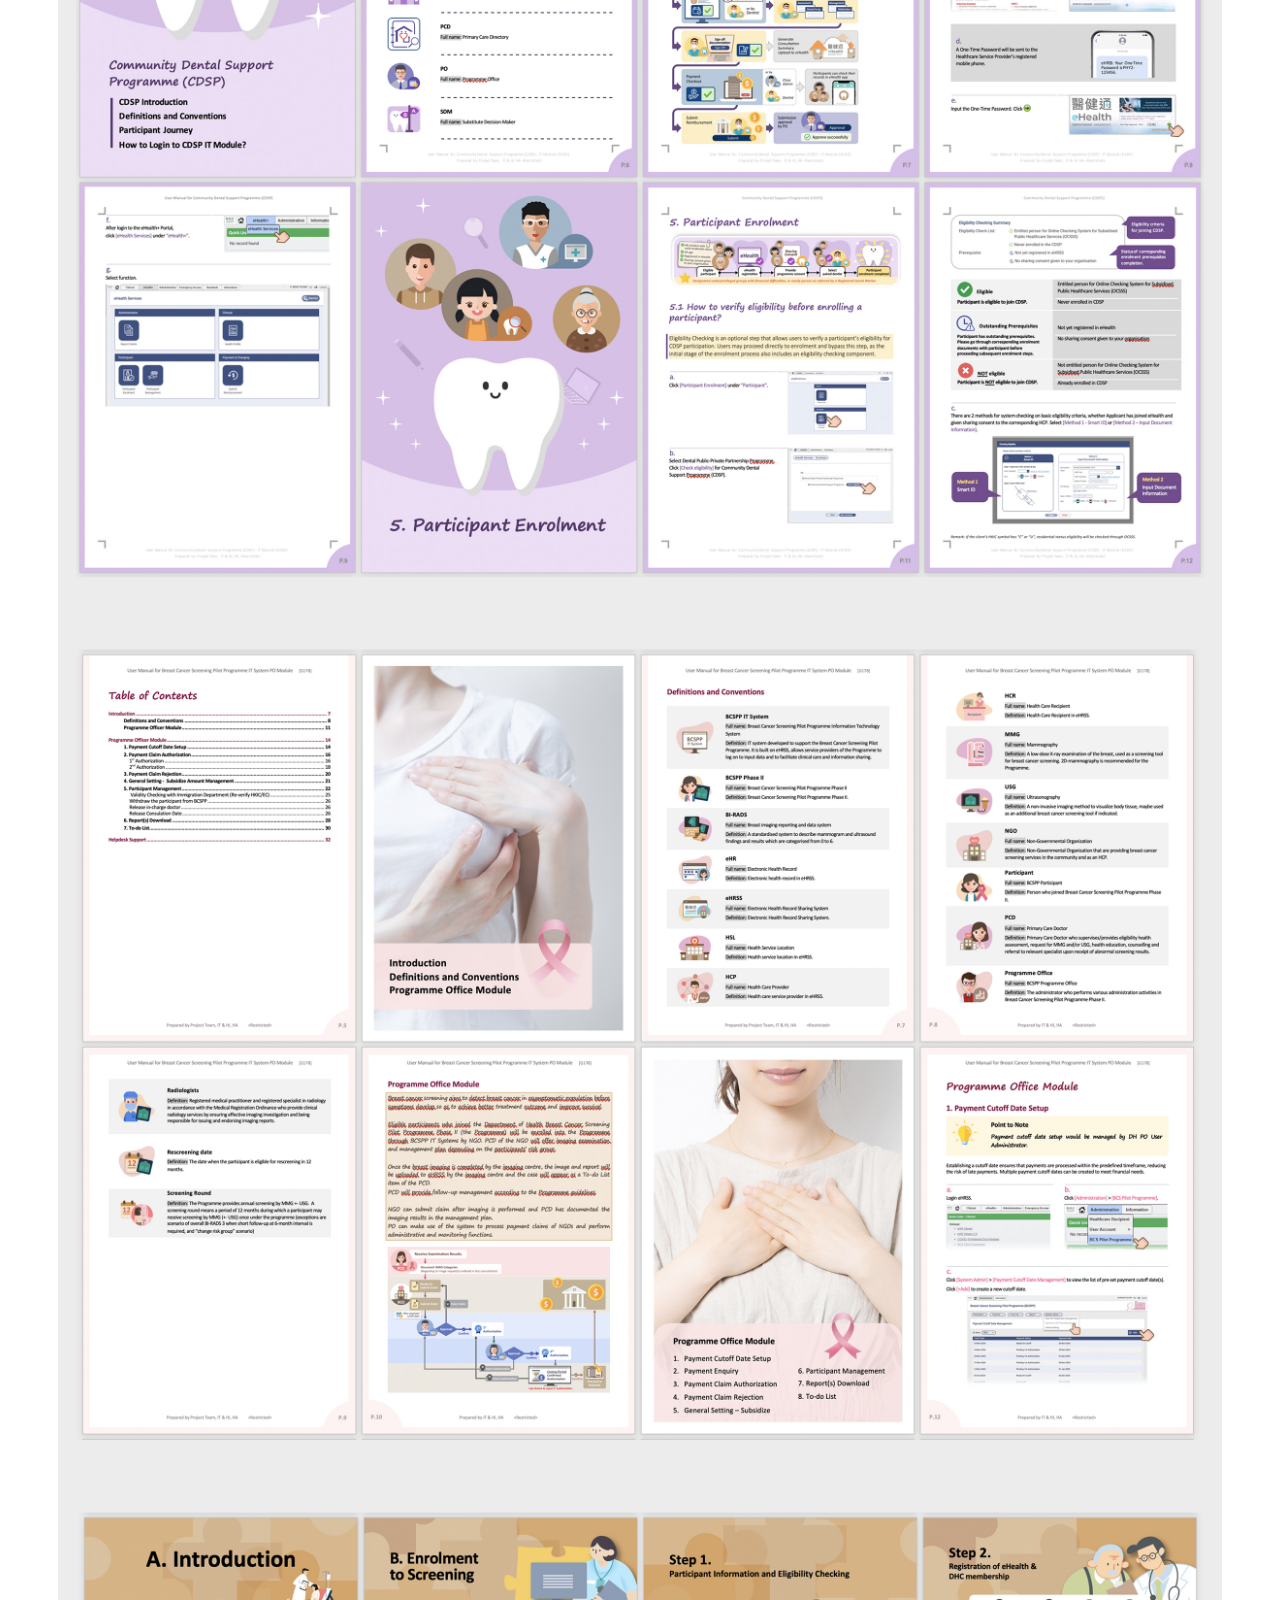
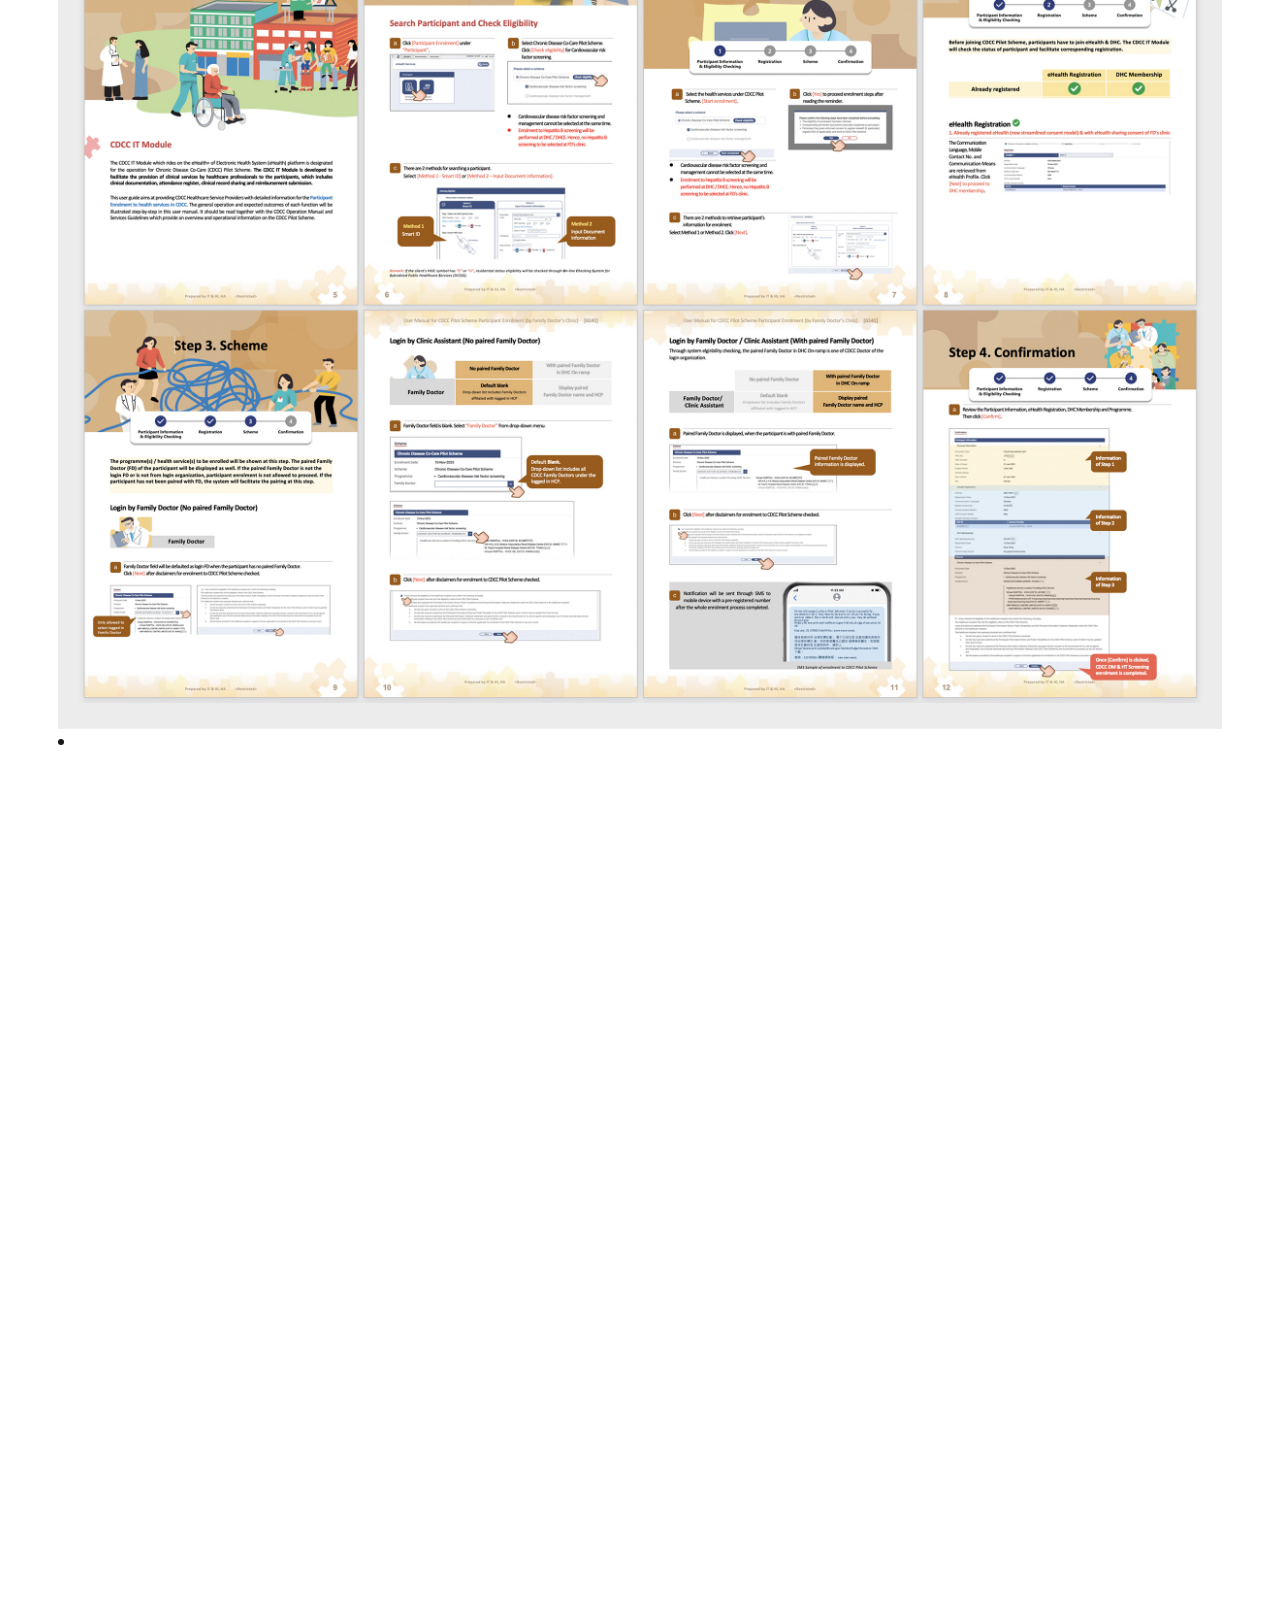
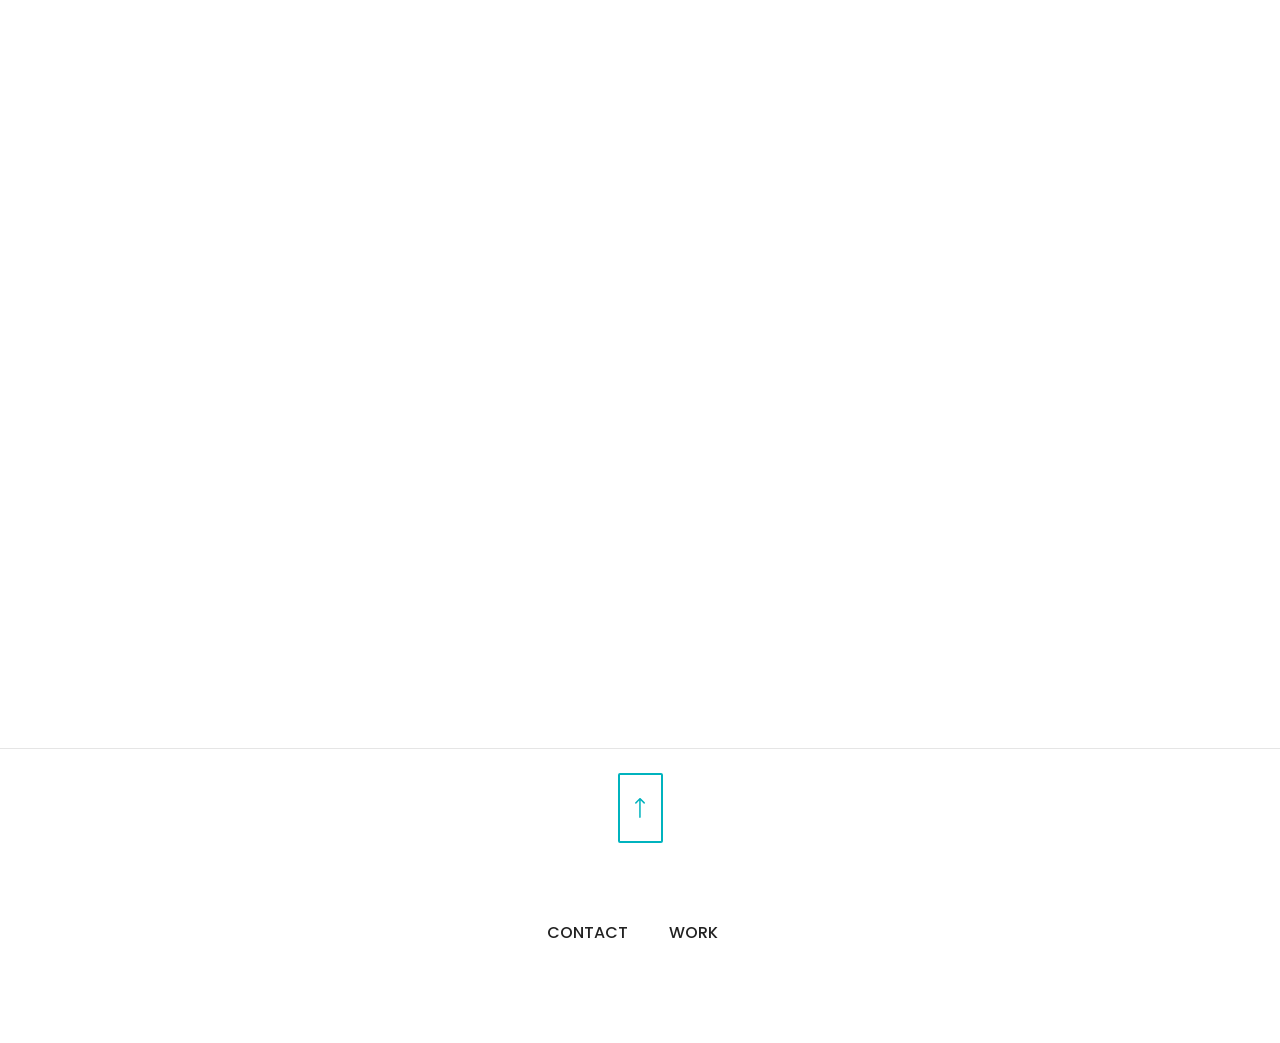
<file: ha-tutorial.html>
<!DOCTYPE html>

<html lang="en">
<head>
<meta charset="utf-8"/>
<title>Training Design System &amp; Templates — Sum Tsang</title>
<meta content="width=device-width, initial-scale=1.0" name="viewport"/>
<link href="img/favicon.png" rel="shortcut icon"/>
<link href="bootstrap/css/bootstrap.min.css" rel="stylesheet"/>
<link href="bootstrap/css/bootstrap-theme.min.css" rel="stylesheet"/>
<link href="css/color-turquoise.css" rel="stylesheet"/>
<link href="css/retina.css" rel="stylesheet"/>
<link href="css/animate.css" rel="stylesheet"/>
<link href="css/colors-header.css" rel="stylesheet"/>

<link href="css/magnific-popup.css" rel="stylesheet"/>
<link href="https://fonts.googleapis.com/css?family=Poppins:300,400,500,700%7CPlayfair+Display:400,700&amp;subset=latin,latin-ext" rel="stylesheet"/>
<link href="css/style.css" rel="stylesheet"/>
<link href="css/responsive.css" rel="stylesheet"/>

<link href="css/portfolio-job3.css" rel="stylesheet"/></head>
<body class="job3-project-page" id="top">
<div class="header-wrapper header-dark-default clearfix">
<header class="job3-header"><div class="job3-header-inner"><a class="job3-logo" href="index.html"><img alt="Sum Tsang" class="svg-black" src="img/svg/logo.svg"/></a><nav><a href="index.html">WORK</a><a href="contact.html">CONTACT</a></nav></div></header></div>
<div class="page-content pt-50">
<div class="container">
<div class="row">

<section class="col-md-12 project-details-wide"><div class="project-summary-grid"><section class="project-summary-column project-summary-project"><h4>Project</h4><h2>Training Design System &amp; Templates</h2><div class="project-summary-entry"><strong>Client</strong><p>Hospital Authority</p></div><div class="project-summary-entry"><strong>Date</strong><p>2019-2026</p></div></section><section class="project-summary-column project-summary-pain"><h4>Pain Point</h4><p>
                        • Standardized Branding: Unified MS Word and PPT templates for a consistent visual identity.<br><br>
                        • Zero-Entry Maintenance: Staff-editable guides requiring no specialized software.<br/><br>
                        • Streamlined Production: Cut tutorial creation time via pre-built PPT animations.
                    </p></section><section class="project-summary-column project-summary-role"><h4>My role</h4><div class="project-summary-entry">
                      <p>• Developed the training design system, templates and visual guidelines.<br><br>
• 		Created infographics, training kits, mini-sites and print materials.<br><br>
• 		Aligned materials with the organisation’s branding while supporting practical day-to-day use by staff.<br>
                      </p></div></section></div></section><div class="col-md-12 project-gallery-wide"><ul class="vertical-stack-gallery">
<li class="triggerAnimation animated" data-animate="fadeIn"><img alt="Manual" class="border" src="img/portfolio/hat-06.jpg"/></li>
<li class="triggerAnimation animated" data-animate="fadeIn">
<div style="padding: 60px 0;">


<h1 style="text-align: center; color: #ddd;">01</h1>
<h6 style="text-align: center; color: #333;">Tutorial video template - Simple click-to-animate for staff.</h6>
</div>
</li>
<li class="triggerAnimation animated" data-animate="fadeIn"><img alt="Tutorial" class="border" src="img/portfolio/hat-03.jpg"/></li>
<li class="triggerAnimation animated" data-animate="fadeIn"><img alt="Tutorial" class="border" src="img/portfolio/hat-04.jpg"/></li>
<li class="triggerAnimation animated" data-animate="fadeIn">
<div class="embed-responsive embed-responsive-16by9">
<iframe allowfullscreen="" frameborder="0" src="https://www.youtube.com/embed/fquXY2MG_oA"></iframe>
</div>
</li>
  
<h1 style="text-align: center; color: #ddd;">02</h1>
<h6 style="text-align: center; color: #333;">User manual and PPT presentation</h6>
</div>
</li>
<li class="triggerAnimation animated" data-animate="fadeIn"><img alt="User Guide" src="img/portfolio/hat-10-tutorial.jpg"/></li>
<li class="triggerAnimation animated" data-animate="fadeIn">
<div style="padding: 60px 0;">

  


                        
<li class="triggerAnimation animated" data-animate="fadeIn">
<div style="padding: 60px 0;">
<h1 style="text-align: center; color: #ddd;">03</h1>
<h6 style="text-align: center; color: #333;">Minisite for tutorials - Hosting user manuals and animated guides.</h6>
</div>
</li>
<li class="triggerAnimation animated" data-animate="fadeIn"><img alt="Web" class="border" src="img/portfolio/hat-w01.jpg"/></li>
<li class="triggerAnimation animated" data-animate="fadeIn"><img alt="Web" class="border" src="img/portfolio/hat-w02.jpg"/></li>
<li class="triggerAnimation animated" data-animate="fadeIn">
<div style="padding: 60px 0;">
<h1 style="text-align: center; color: #ddd;">04</h1>
<h6 style="text-align: center; color: #333;">Printed materials</h6>
</div>
</li>
<li class="triggerAnimation animated" data-animate="fadeIn">
<img alt="Print" class="border" src="img/portfolio/hat-05.jpg"/>
</li>
</ul></div></div>
</div>
</div>
<div class="footer-dark simple-style footer-box centered" id="footer-wrapper">
<footer id="footer">
<div class="container-fluid">
<div class="row mb-0">
<div class="col-md-12">
<a class="to-top" href="#top">
<span class="icon-container"><img alt="To Top" class="svg-theme-color" src="img/svg/to-top.svg"/></span>
</a>
<div class="logo">
<a href="index.html">
<span class="icon-container"><img alt="Logo" class="svg-white" src="img/svg/logo-w.svg"/></span>
</a>
</div>
</div>
</div>
<div class="row">
<ul class="footer-widget-container col-md-12 mb-0">
<li class="widget widget_nav_menu widget_horizontal_menu">
<ul class="menu">
<li class="menu-item"><a href="contact.html">Contact</a></li>
<li class="menu-item"><a href="index.html">Work</a></li>
</ul>
</li>
</ul>
</div>
</div>
</footer>
</div>
<script src="js/jquery-2.1.4.min.js"></script>
<script src="bootstrap/js/bootstrap.min.js"></script>
<script src="js/jquery.scripts.min.js"></script>
<script src="js/volcanno.include.js"></script>
</body>
</html>
</file>
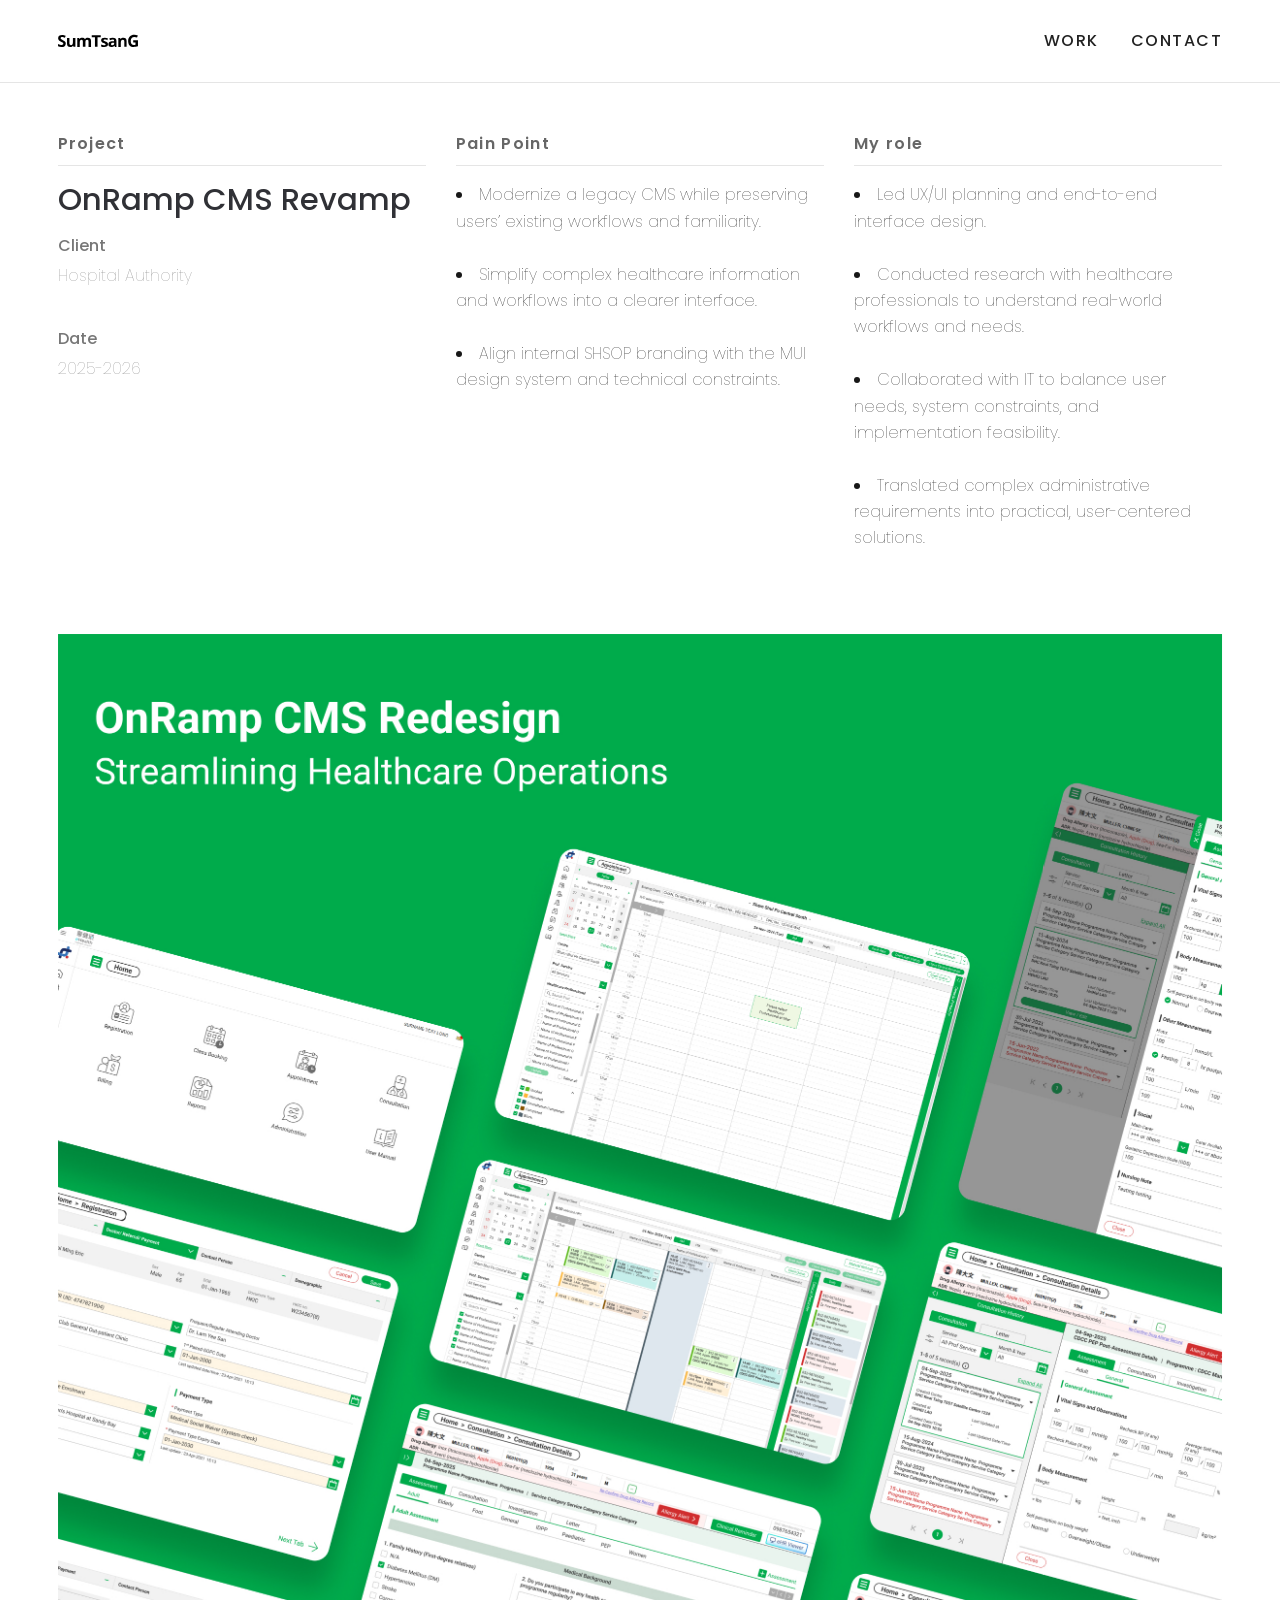
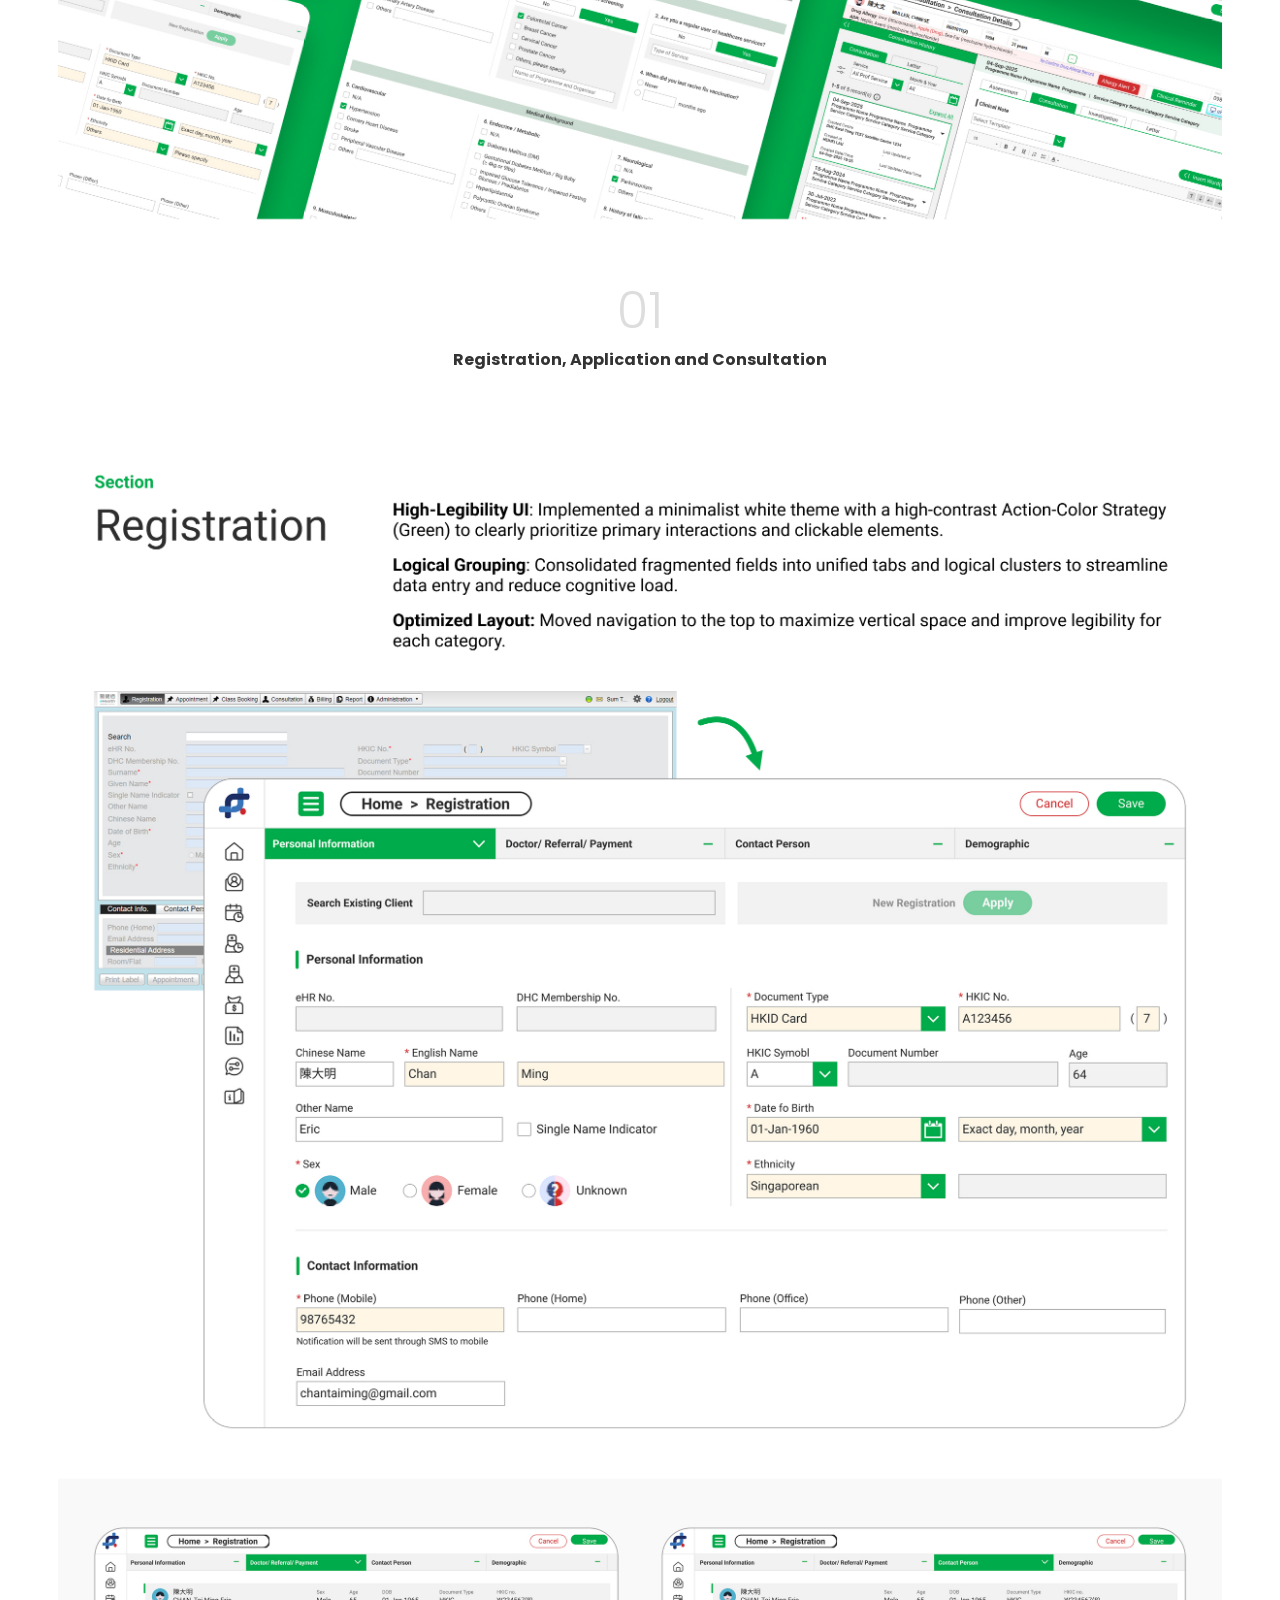
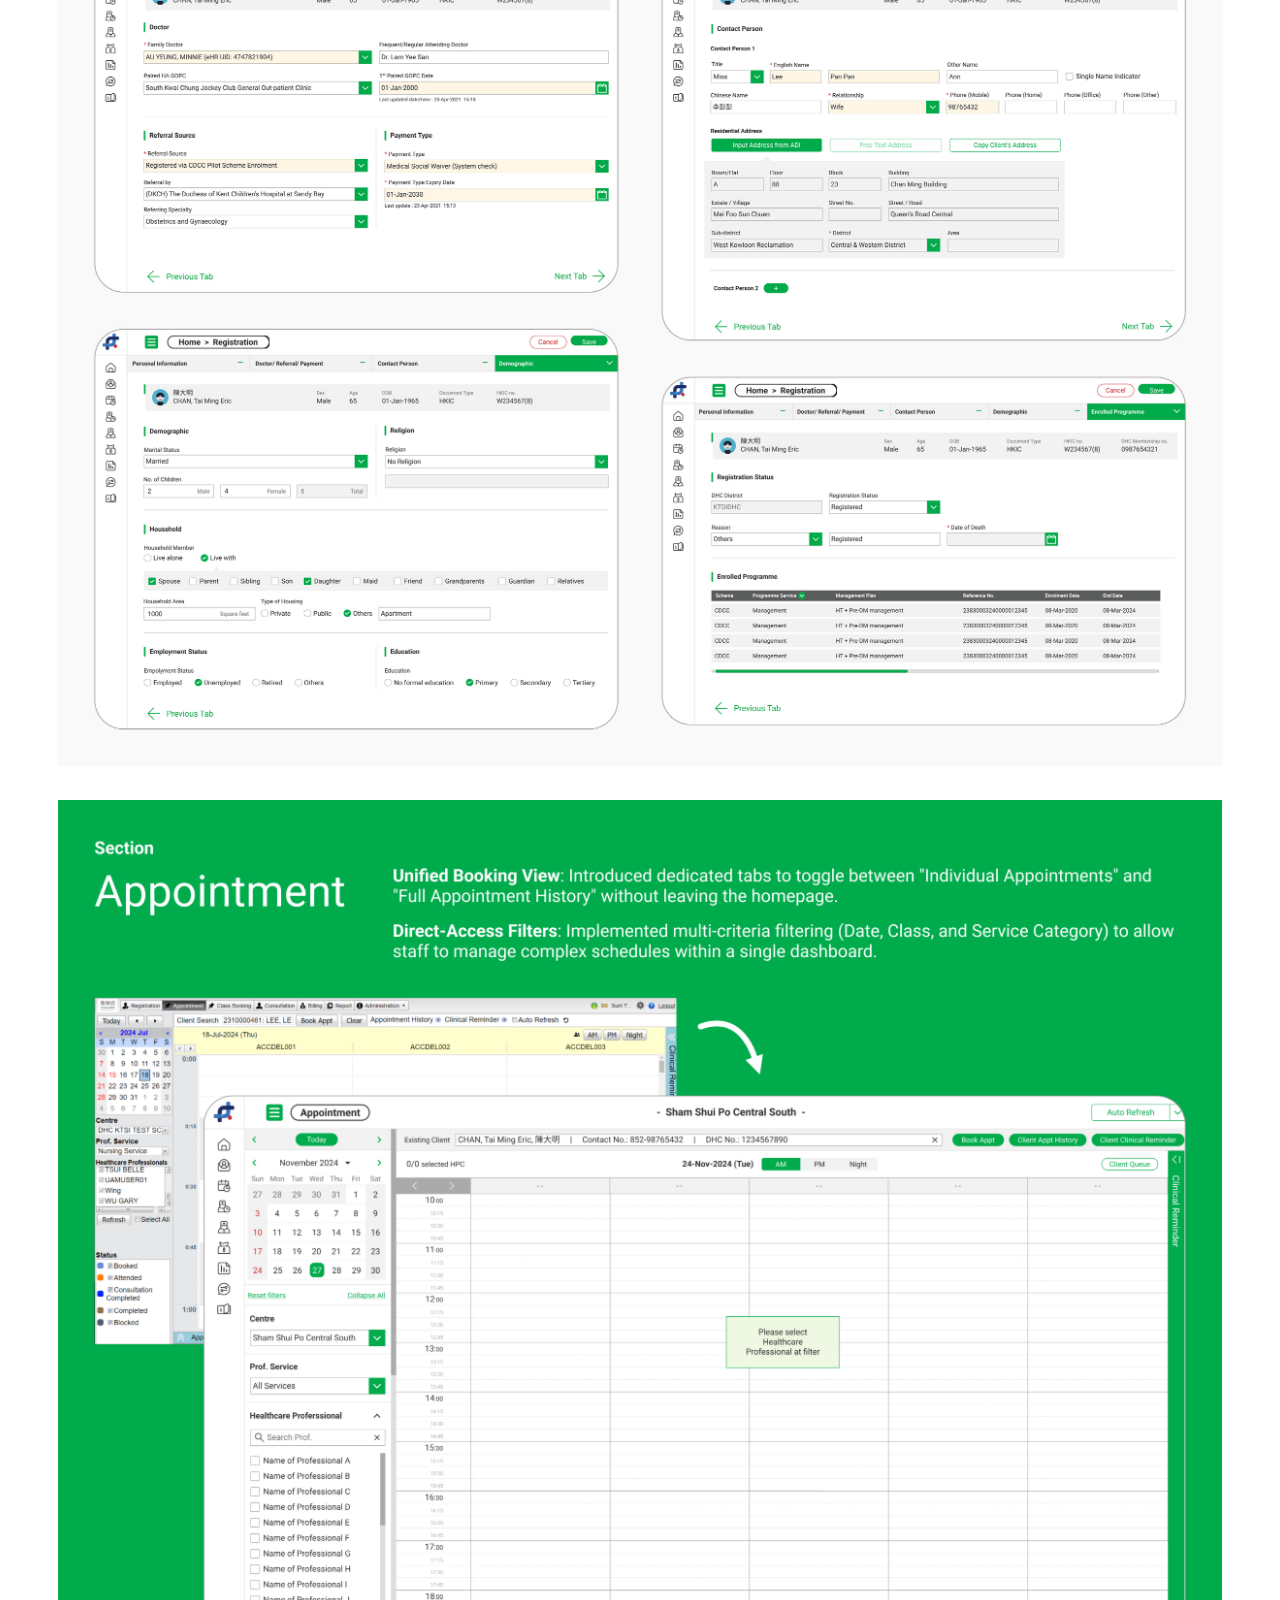
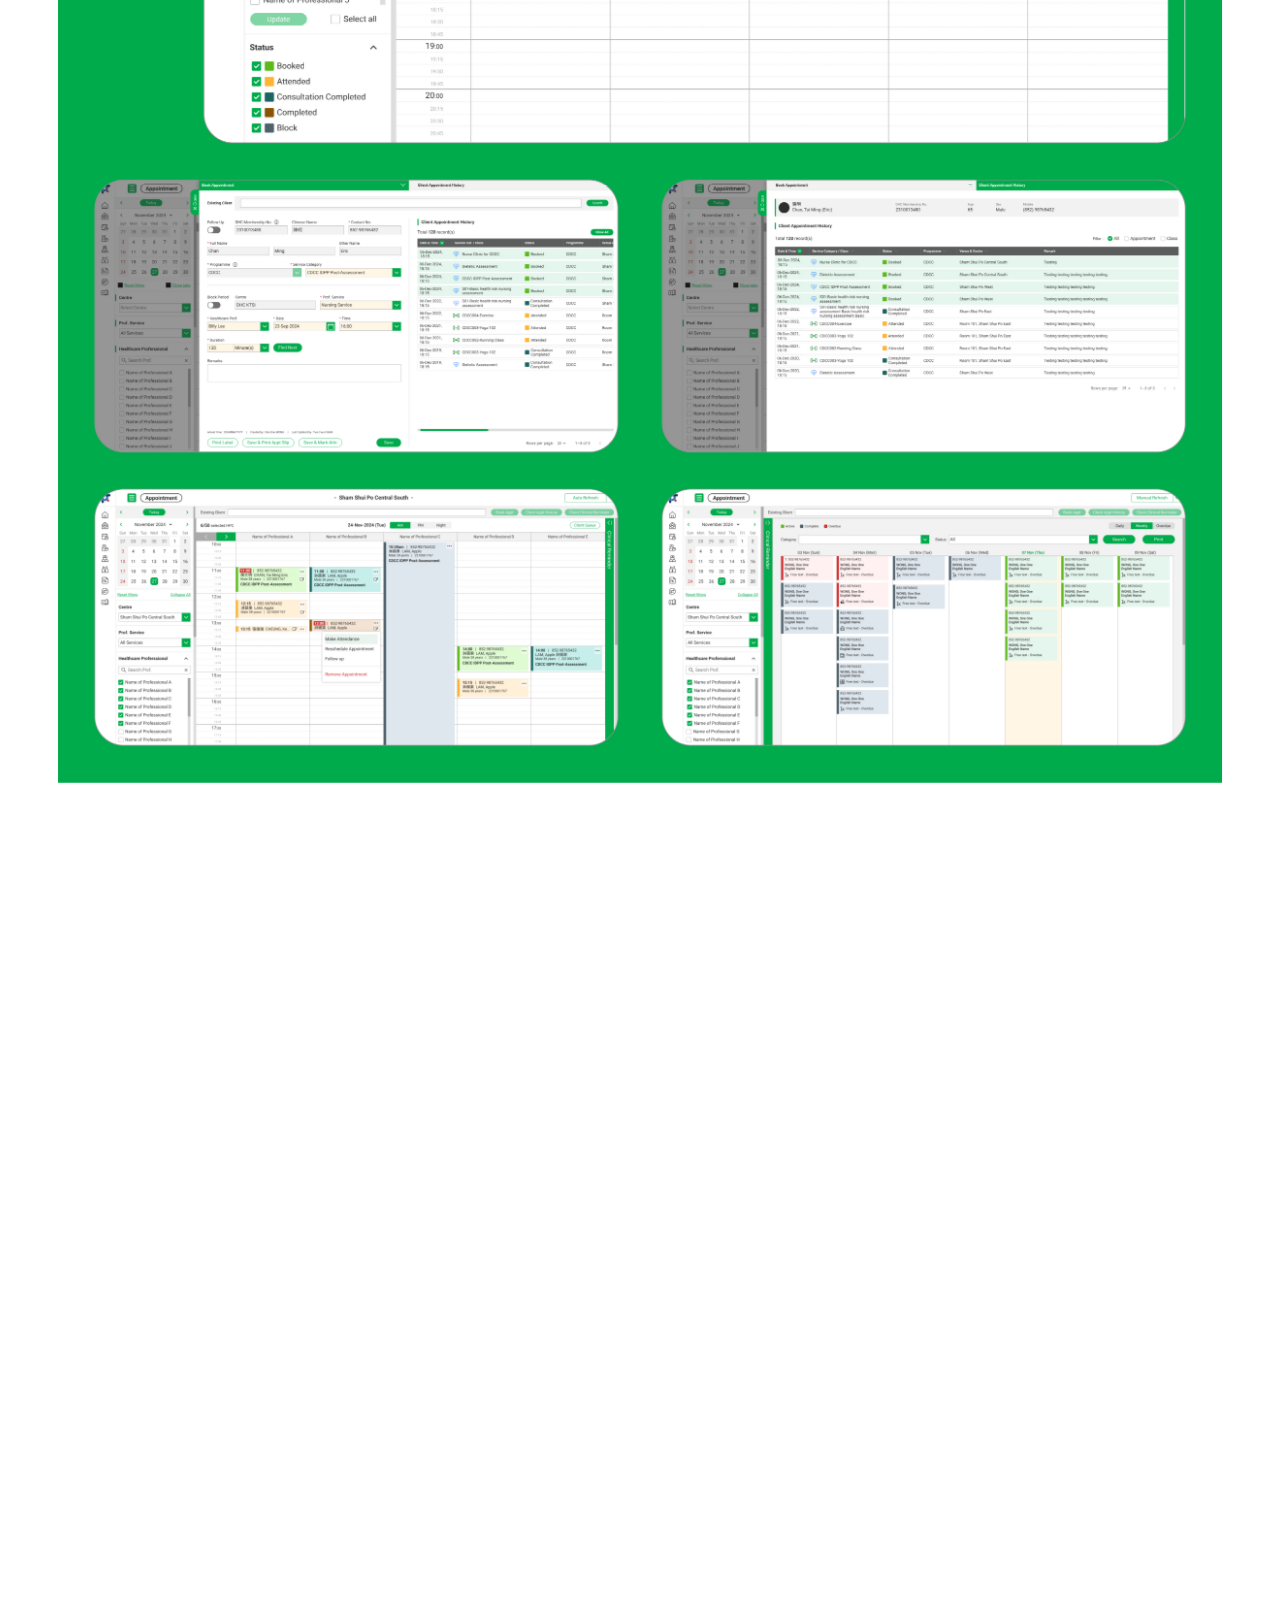
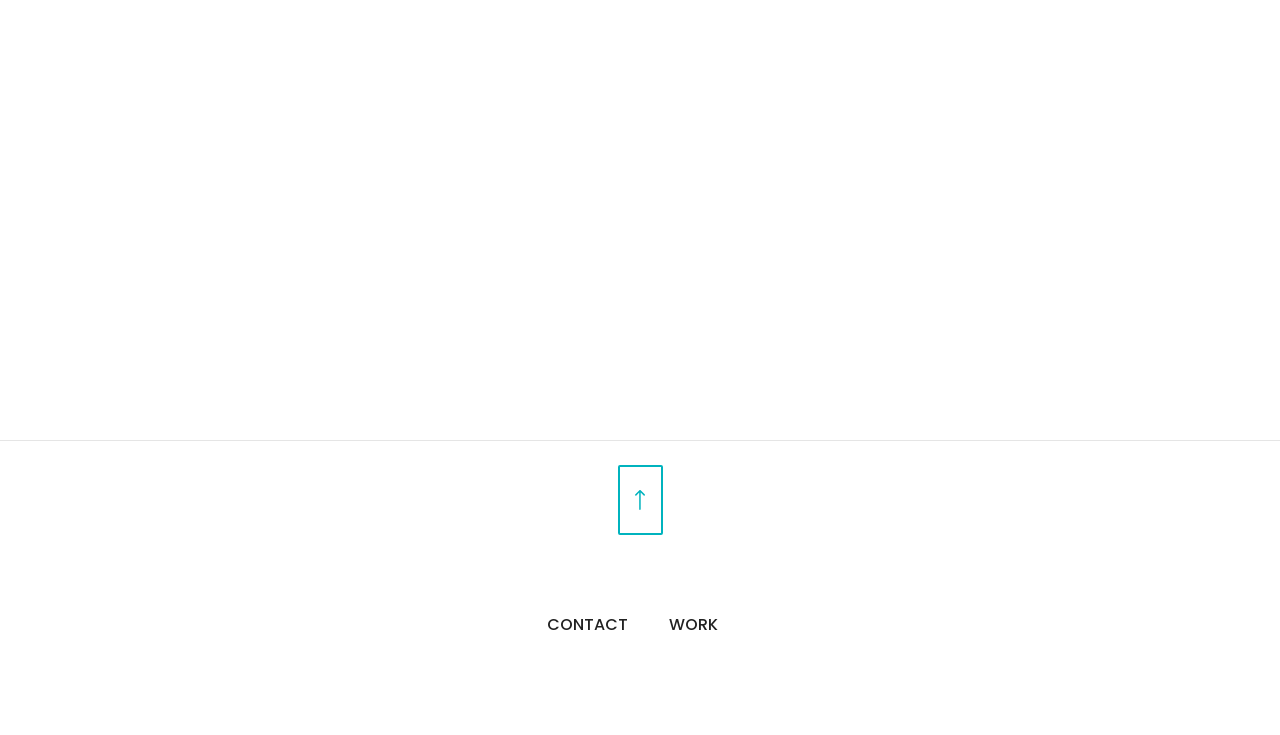
<file: ha-uxui.html>
<!DOCTYPE html>

<html lang="en">
<head>
<meta charset="utf-8"/>
<title>SumTsanG</title>
<meta content="width=device-width, initial-scale=1.0" name="viewport"/>
<link href="img/favicon.png" rel="shortcut icon"/>
<link href="bootstrap/css/bootstrap.min.css" rel="stylesheet"/>
<link href="bootstrap/css/bootstrap-theme.min.css" rel="stylesheet"/>
<link href="css/color-turquoise.css" rel="stylesheet"/>
<link href="css/retina.css" rel="stylesheet"/>
<link href="css/animate.css" rel="stylesheet"/>
<link href="css/colors-header.css" rel="stylesheet"/>

<link href="css/magnific-popup.css" rel="stylesheet"/>
<link href="https://fonts.googleapis.com/css?family=Poppins:300,400,500,700%7CPlayfair+Display:400,700&amp;subset=latin,latin-ext" rel="stylesheet"/>
<link href="css/style.css" rel="stylesheet"/>
<link href="css/responsive.css" rel="stylesheet"/>

<link href="css/portfolio-job3.css" rel="stylesheet"/></head>
<body class="job3-project-page" id="top">
<div class="header-wrapper header-dark-default clearfix">
<header class="job3-header">
<div class="job3-header-inner">
<a class="job3-logo" href="index.html">
<img alt="Sum Tsang" class="svg-black" src="img/svg/logo.svg"/>
</a>
<nav>
<a href="index.html">WORK</a>
<a href="contact.html">CONTACT</a>
</nav>
</div>
</header>
</div>
<div class="page-content pt-50">
<div class="container">
<div class="row">

<section class="col-md-12 project-details-wide"><div class="project-summary-grid">
  <section class="project-summary-column project-summary-project"><h4>Project</h4><h2>OnRamp CMS Revamp</h2><div class="project-summary-entry"><strong>Client</strong><p>Hospital Authority</p></div><div class="project-summary-entry"><strong>Date</strong><p>2025-2026</p></div></section>
  <section class="project-summary-column project-summary-pain"><h4>Pain Point</h4><div class="project-summary-entry">
    <li>Modernize a legacy CMS while preserving users’ existing workflows and familiarity.</li><br>
    <li>Simplify complex healthcare information and workflows into a clearer interface.</li><br>
    <li>Align internal SHSOP branding with the MUI design system and technical constraints.</li>
</div>
  </section>
  
  <section class="project-summary-column project-summary-role"><h4>My role</h4><div class="project-summary-entry">
<li>Led UX/UI planning and end-to-end interface design.</li><br/>
<li>Conducted research with healthcare professionals to understand real-world workflows and needs.</li><br>
<li>Collaborated with IT to balance user needs, system constraints, and implementation feasibility.</li><br>
<li>Translated complex administrative requirements into practical, user-centered solutions.</li>   
</p></div></section></div></section>
  
  
  <div class="col-md-12 project-gallery-wide"><ul class="vertical-stack-gallery">
<li class="triggerAnimation animated" data-animate="fadeIn"><img alt="Hero" src="img/portfolio/hat-ux-01.jpg"/></li>
<li class="triggerAnimation animated" data-animate="fadeIn">


<li class="triggerAnimation animated" data-animate="fadeIn">
<div style="padding: 60px 0;">
<h1 style="text-align: center; color: #ddd;">01</h1>
<h6 style="text-align: center; color: #333;">Registration, Application and Consultation</h6>
</div>
</li>
<li class="triggerAnimation animated" data-animate="fadeIn"><img alt="Manual" class="border" src="img/portfolio/hat-ux-04-regist.jpg"/></li>
<li class="triggerAnimation animated" data-animate="fadeIn"><img alt="Manual" class="border" src="img/portfolio/hat-ux-05-appoint.jpg"/></li>
<li class="triggerAnimation animated" data-animate="fadeIn"><img alt="Manual" class="border" src="img/portfolio/hat-ux-06-consultation.jpg"/></li>
<li class="triggerAnimation animated" data-animate="fadeIn"><img alt="Revamp 1" src="img/portfolio/hat-ux-03-color.jpg"/></li>
</ul></div></div>


  
</div>
</div>
<div class="footer-dark simple-style footer-box centered" id="footer-wrapper">
<footer id="footer">
<div class="container">
<div class="row mb-0">
<div class="col-md-12">
<a class="to-top" href="#top">
<span class="icon-container"><img alt="To Top" class="svg-theme-color" src="img/svg/to-top.svg"/></span>
</a>
<div class="logo">
<a href="index.html">
<span class="icon-container"><img alt="Logo" class="svg-white" src="img/svg/logo-w.svg"/></span>
</a>
</div>
</div>
</div>
<div class="row">
<ul class="footer-widget-container col-md-12 mb-0">
<li class="widget widget_nav_menu widget_horizontal_menu">
<ul class="menu">
<li class="menu-item"><a href="contact.html">Contact</a></li>
<li class="menu-item"><a href="index.html">Work</a></li>
</ul>
</li>
</ul>
</div>
</div>
</footer>
</div>
<script src="js/jquery-2.1.4.min.js"></script>
<script src="bootstrap/js/bootstrap.min.js"></script>
<script src="js/jquery.scripts.min.js"></script>
<script src="js/volcanno.include.js"></script>
</body>
</html>
</file>
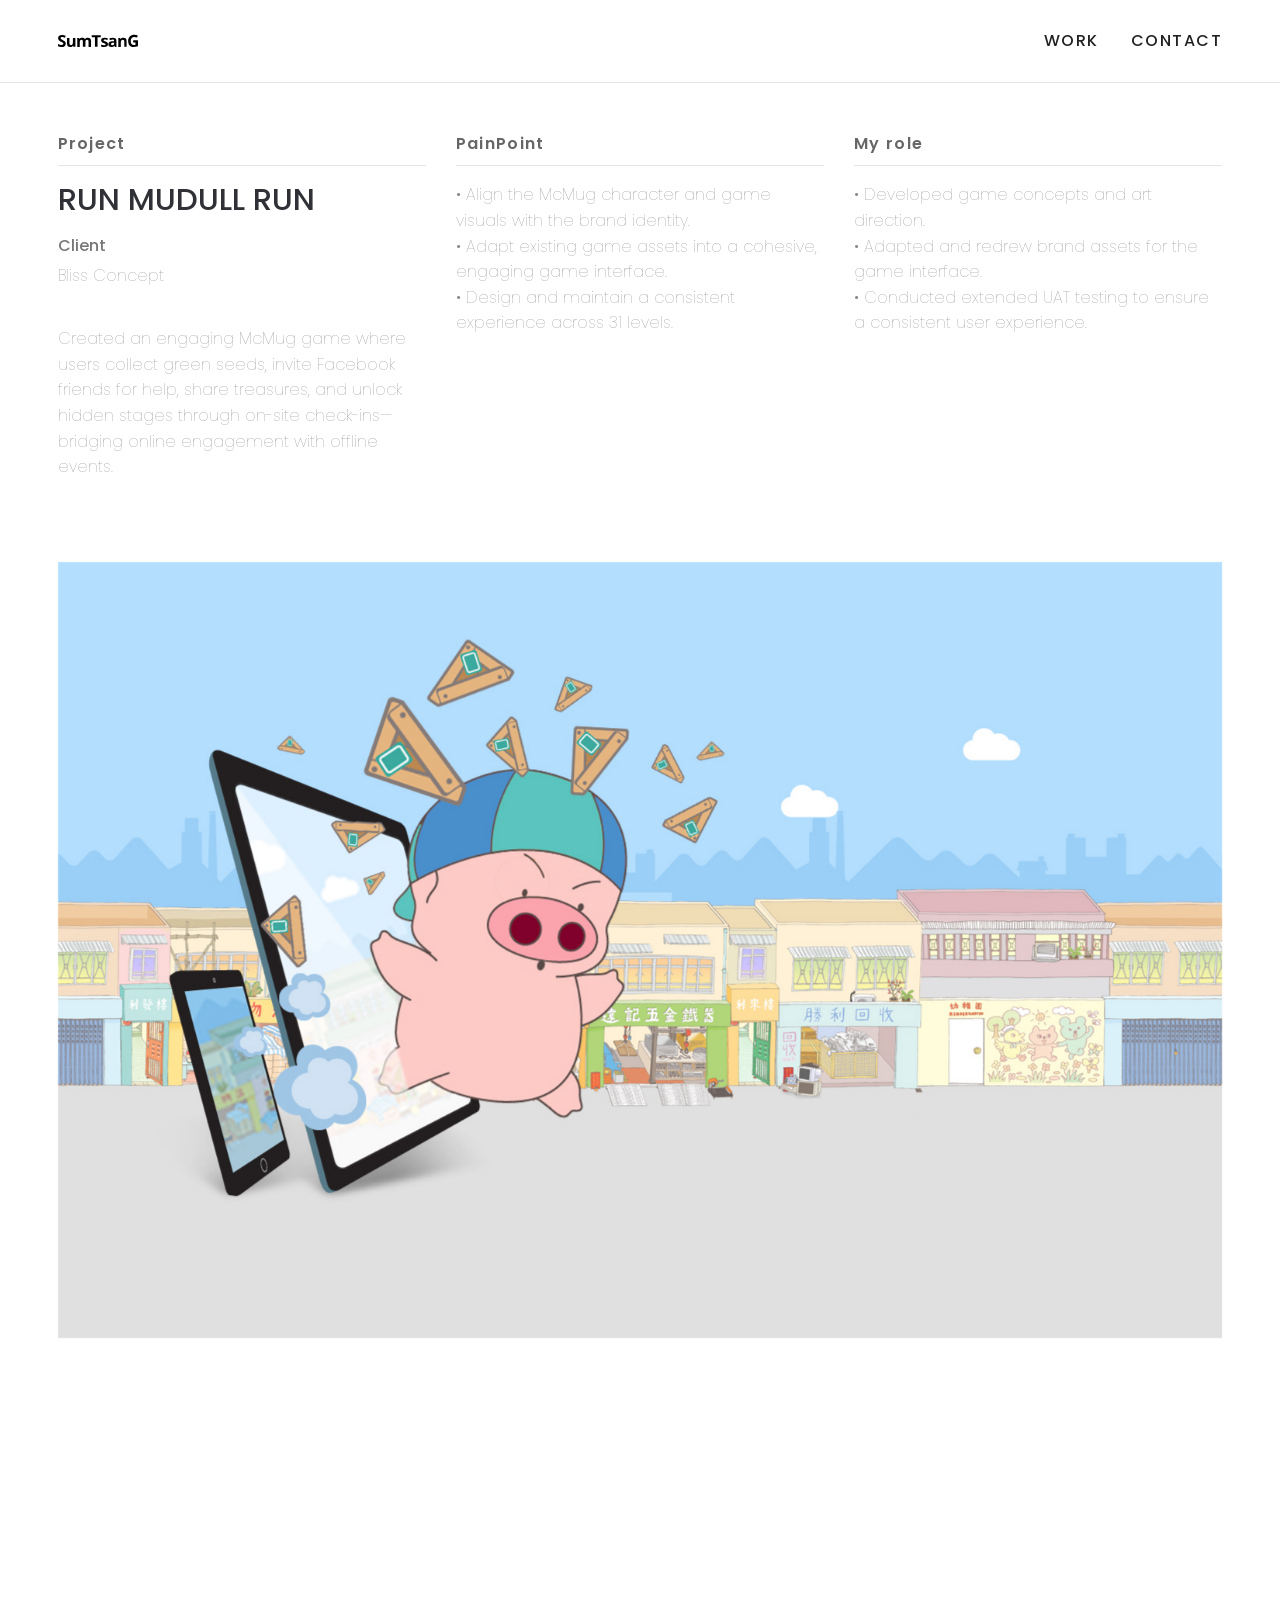
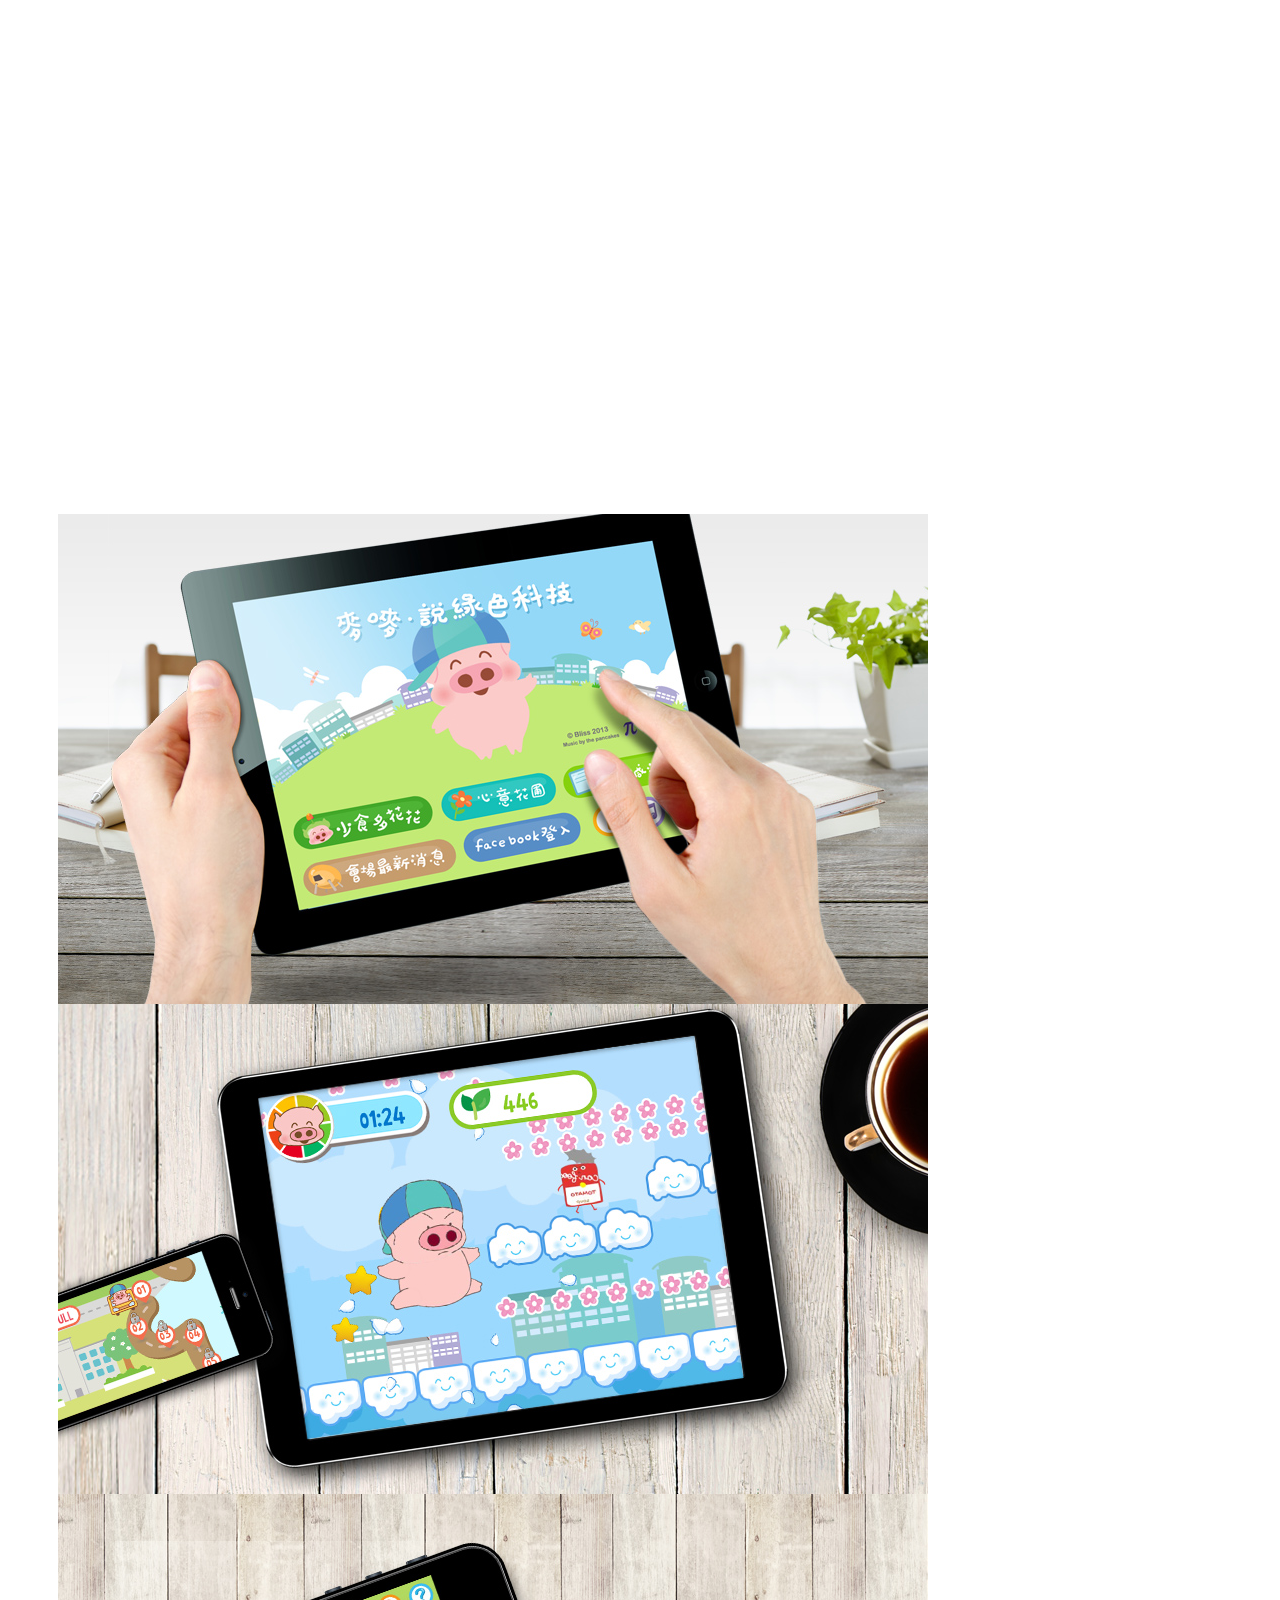
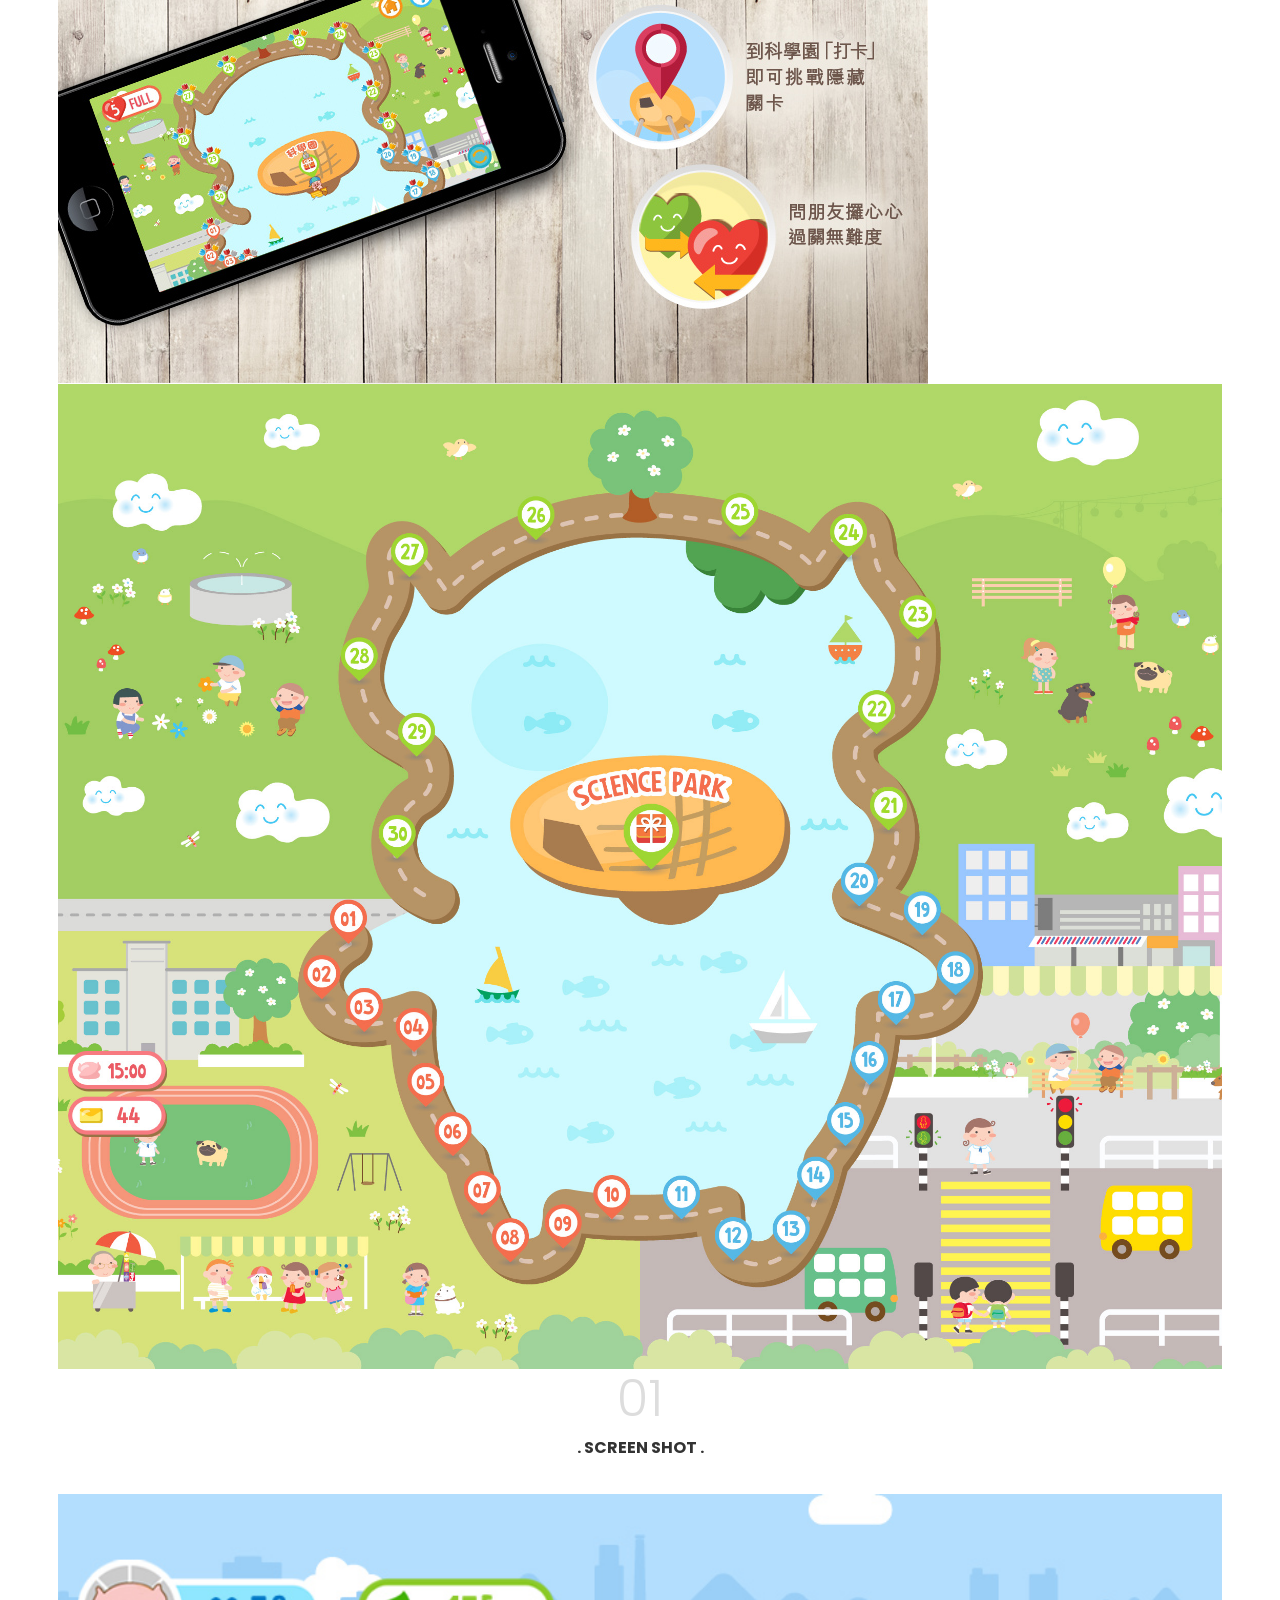
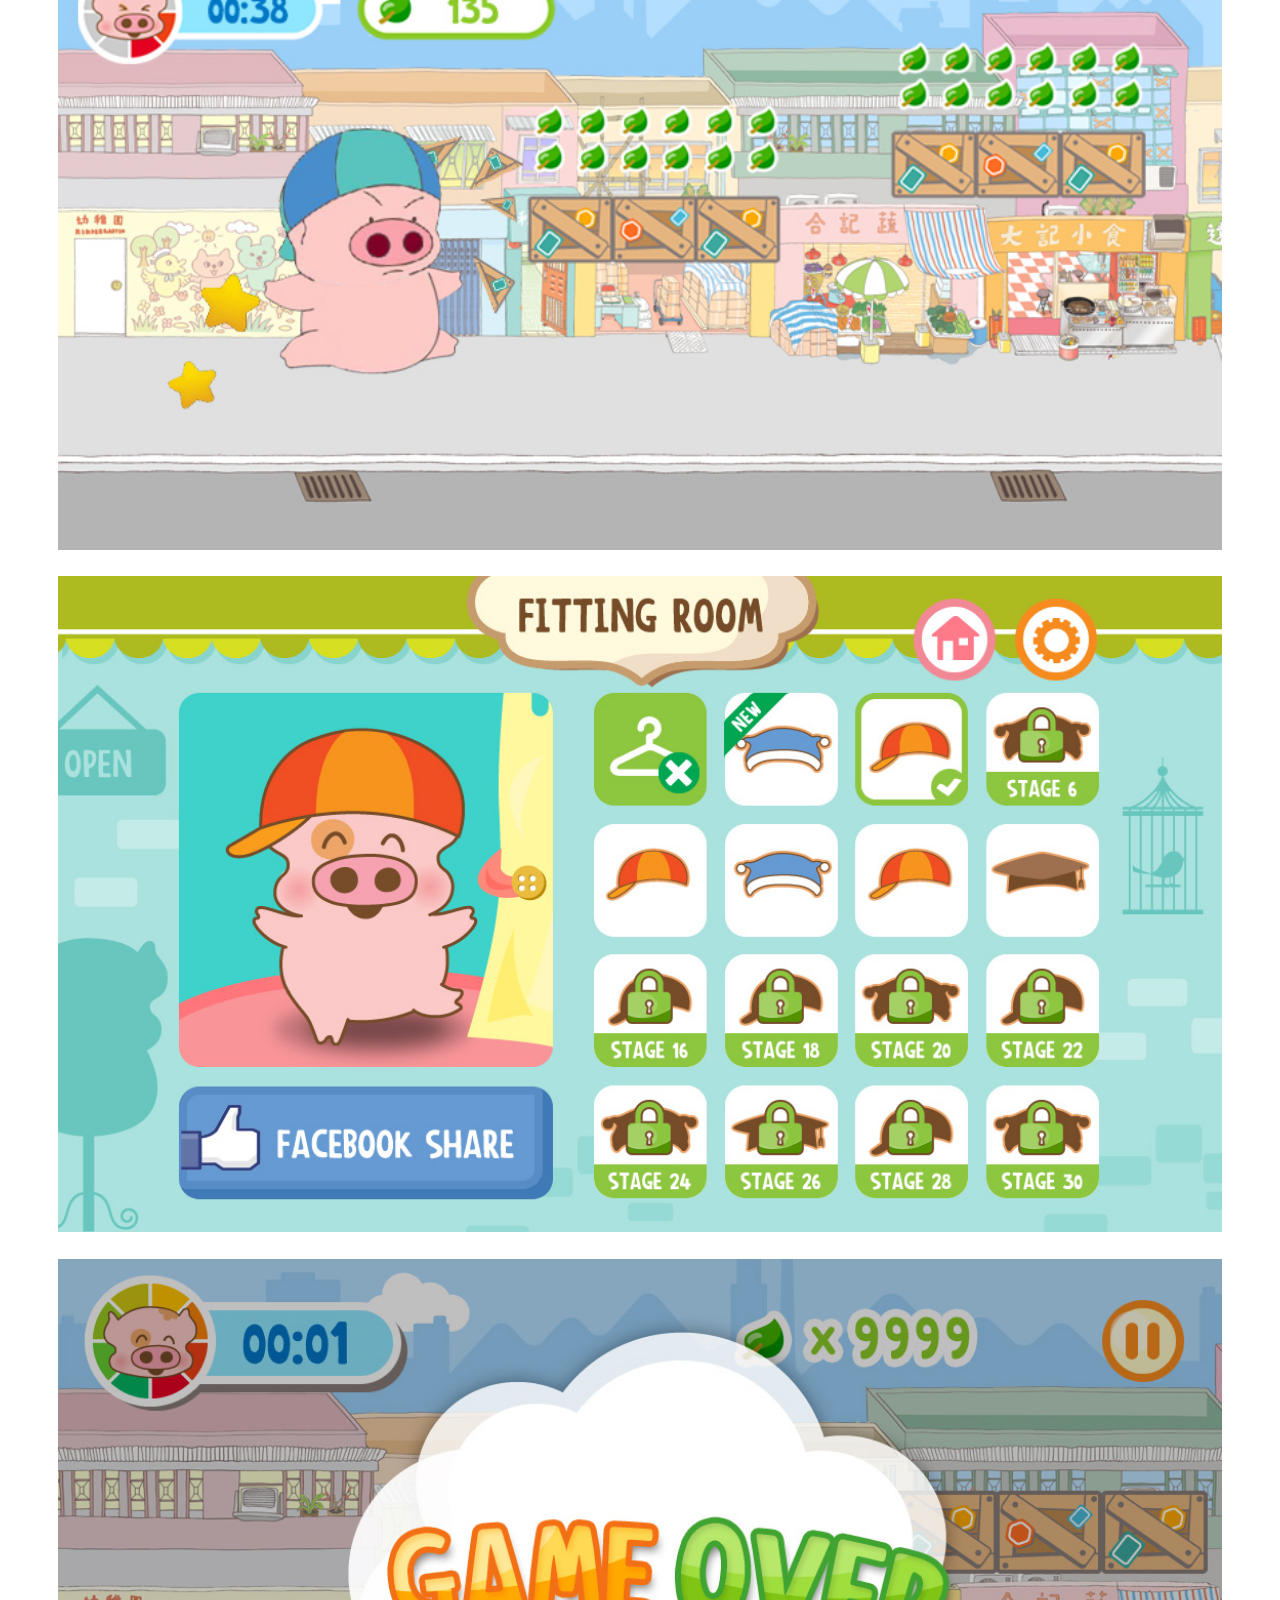
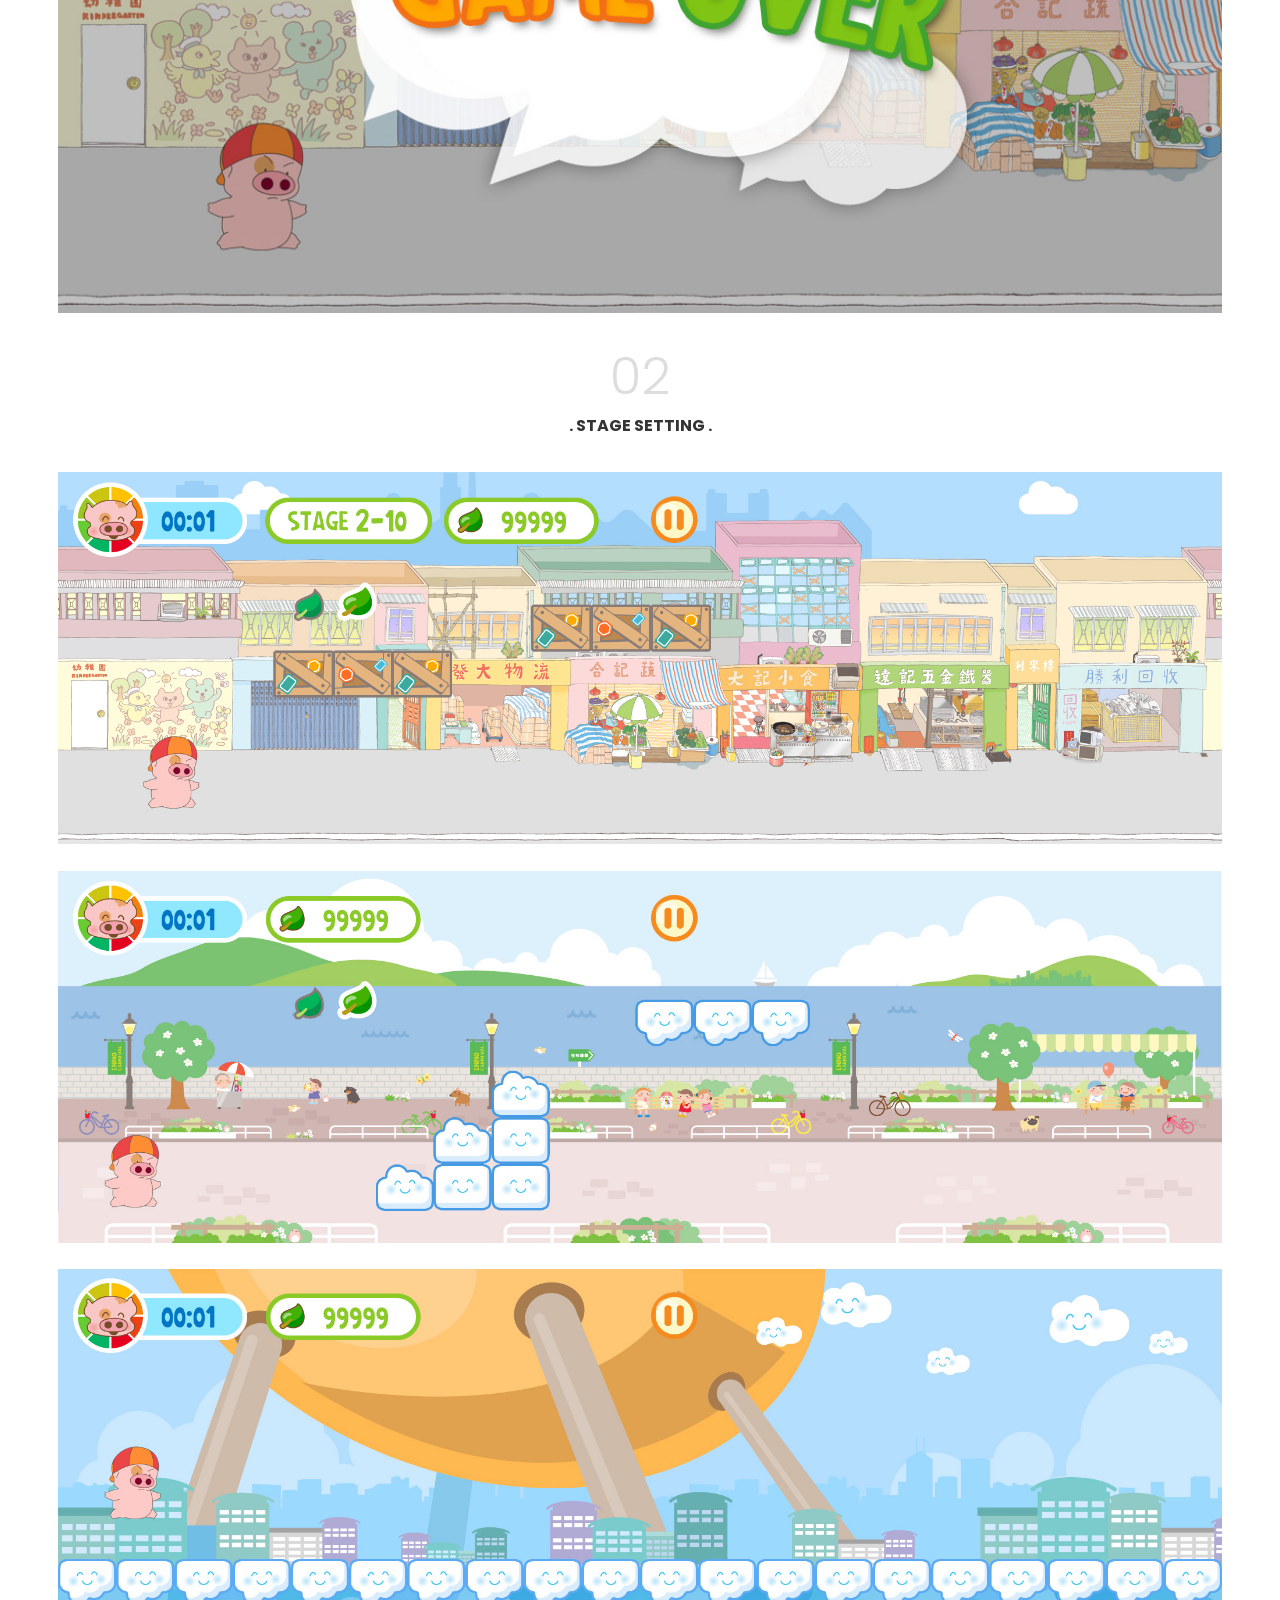
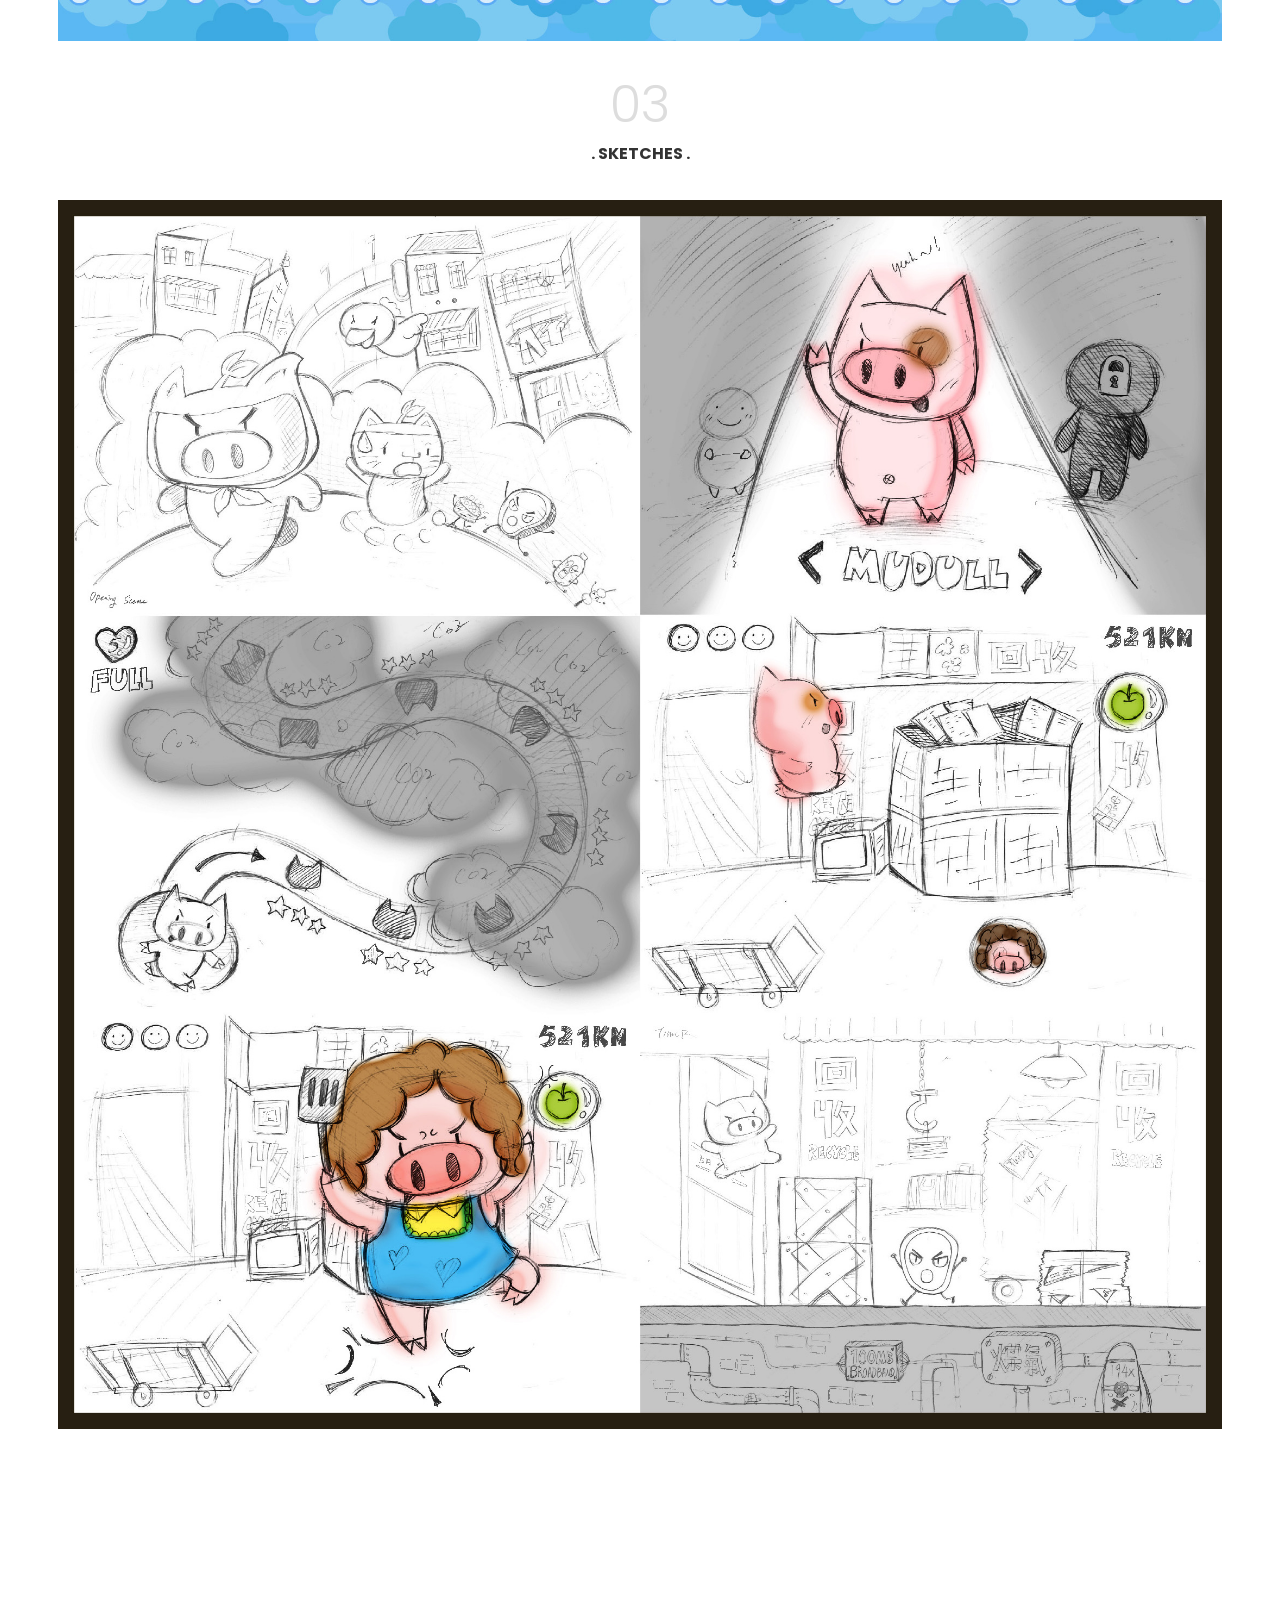
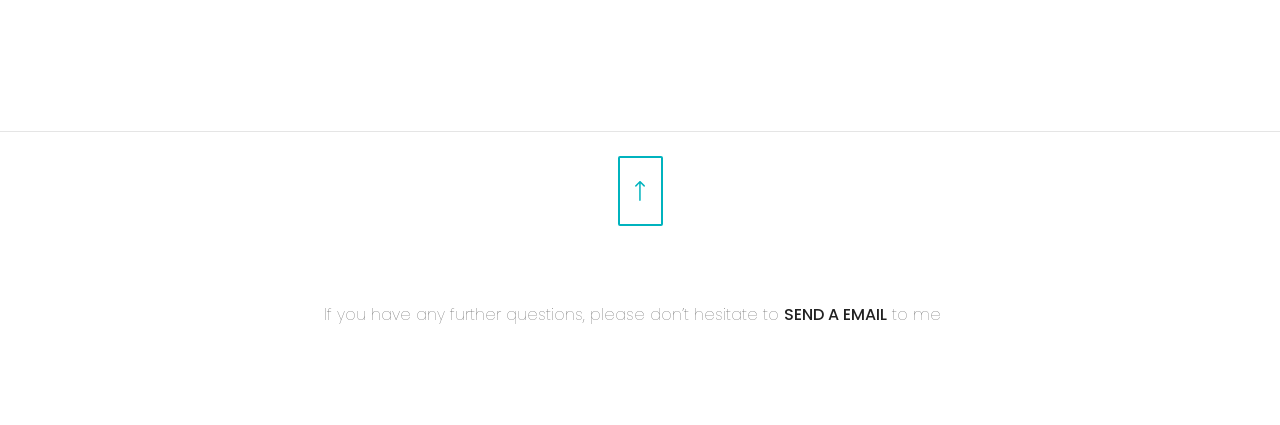
<file: mudull.html>
<!DOCTYPE html>

<html lang="en">
<head>
<meta charset="utf-8"/>
<title>Run Mudull Run — Sum Tsang</title>
<meta content="SumTsanG" name="description"/>
<meta content="pixel-industry" name="author"/>
<meta content="CSS, HTML5, jQuery, retina, bootstrap" name="keywords"/>
<meta content="width=device-width, initial-scale=1.0" name="viewport"/>
<link href="img/favicon.png" rel="shortcut icon"/>
<!-- Stylesheets -->
<link href="bootstrap/css/bootstrap.min.css" rel="stylesheet"/><!-- bootstrap grid -->
<link href="bootstrap/css/bootstrap-theme.min.css" rel="stylesheet"/><!-- bootstrap theme -->
<link href="css/color-turquoise.css" rel="stylesheet"/><!-- turquoise template color styles -->
<link href="css/retina.css" rel="stylesheet"/><!-- retina ready styles -->
<link href="css/animate.css" rel="stylesheet"/><!-- animation for content -->
<link href="css/colors-header.css" rel="stylesheet"/><!-- header styles -->
<!-- Font icons -->
<!-- Fontawesome icons css -->
<!-- Magnific pop up plugin css -->
<link href="css/magnific-popup.css" rel="stylesheet"/>
<!-- Google Web fonts -->
<link href="https://fonts.googleapis.com/css?family=Poppins:300,400,500,700%7CPlayfair+Display:400,700&amp;subset=latin,latin-ext" rel="stylesheet" type="text/css"/>
<!-- Main stylesheet -->
<link href="css/style.css" rel="stylesheet"/><!-- template styles -->
<link href="css/responsive.css" rel="stylesheet"/><!-- responsive styles -->

<link href="css/portfolio-job3.css" rel="stylesheet"/></head>
<body class="job3-project-page" id="top">
<div class="header-wrapper header-dark-default clearfix">
<header class="job3-header"><div class="job3-header-inner"><a class="job3-logo" href="index.html"><img alt="Sum Tsang" class="svg-black" src="img/svg/logo.svg"/></a><nav><a href="index.html">WORK</a><a href="contact.html">CONTACT</a></nav></div></header></div>
<div class="page-content pt-50"><div class="container"><div class="row"><section class="col-md-12 project-details-wide"><div class="project-summary-grid"><section class="project-summary-column project-summary-project"><h4>Project</h4><h2>RUN MUDULL RUN</h2><div class="project-summary-entry"><strong>Client</strong><p>Bliss Concept</p></div><div class="project-summary-entry">
  <p>
Created an engaging McMug game where users collect green seeds, invite Facebook friends for help, share treasures, and unlock hidden stages through on-site check-ins—bridging online engagement with offline events.
 </p>

</section><section class="project-summary-column project-summary-role"><h4>PainPoint</h4>
  
  <div class="project-summary-entry">
  <p>
• Align the McMug character and game visuals with the brand identity.<br>
• Adapt existing game assets into a cohesive, engaging game interface.<br>
• Design and maintain a consistent experience across 31 levels.<br>
  </p>  

</section><section class="project-summary-column project-summary-role"><h4>My role</h4>
  
  <div class="project-summary-entry">
  <p>
• Developed game concepts and art direction.<br>
• Adapted and redrew brand assets for the game interface.<br>
• Conducted extended UAT testing to ensure a consistent user experience.<br>
  </p>

</div></section></div></section><div class="col-md-12 project-gallery-wide"><ul class="vertical-stack-gallery">
<li class="triggerAnimation animated" data-animate="fadeIn">
<img src="img/portfolio/md-hero.jpg"/>
  
<li>
<iframe allowfullscreen="" frameborder="0" height="395" src="https://www.youtube.com/embed/NwZcRtYFnp8" width="700	"></iframe>
</li>
<br><br>  
<img src="img/portfolio/md-slider1.jpg"/>
<img src="img/portfolio/md-slider2.jpg"/>
<img src="img/portfolio/md-slider3.jpg"/>
<img src="img/portfolio/md-map.jpg"/>
</li>
<!-- heading -->
<li class="triggerAnimation animated" data-animate="fadeIn">
<br/><br/><br/>
<h1 style="text-align: center; color: #ddd;"> 01</h1>
<h6 style="text-align: center; color: #333;">. SCREEN SHOT .</h6>
</li>
<li class="triggerAnimation animated" data-animate="fadeIn">
<img src="img/portfolio/md-slider4.jpg"/><br/>
<img src="img/portfolio/md-collection.jpg"/><br/>
<img src="img/portfolio/md-over.jpg"/>
</li>
<li class="triggerAnimation animated" data-animate="fadeIn">
<br/><br/><br/>
<h1 style="text-align: center; color: #ddd;"> 02</h1>
<h6 style="text-align: center; color: #333;">. STAGE SETTING .</h6>
</li>
<li class="triggerAnimation animated" data-animate="fadeIn">
<img src="img/portfolio/md-stage2.jpg"/><br/>
<img src="img/portfolio/md-stage3.jpg"/><br/>
<img src="img/portfolio/md-stage1.jpg"/>
</li>
<li class="triggerAnimation animated" data-animate="fadeIn">
<br/><br/><br/>
<h1 style="text-align: center; color: #ddd;"> 03</h1>
<h6 style="text-align: center; color: #333;">. SKETCHES .</h6>
</li>
<li>
<img src="img/portfolio/md-sketch.jpg"/>
</li>
<li class="triggerAnimation animated" data-animate="fadeIn">
<br/><br/><br/>

</li>

</ul></div></div></div></div>
<!-- #footer-wrapper start -->
<div class="footer-dark simple-style footer-box footer-custom-bkg-image footer-img-bkg-2 centered" id="footer-wrapper">
<!-- #footer start -->
<footer id="footer">
<!-- .container start -->
<div class="container">
<!-- .row start -->
<div class="row mb-0">
<div class="col-md-12">
<a class="to-top" href="#top">
<span class="icon-container">
<img alt="Sum logo" class="svg-theme-color" src="img/svg/to-top.svg"/>
</span>
</a>
<div class="logo">
<a href="index.html">
<span class="icon-container">
<img alt="Sum logo" class="svg-white" src="img/svg/logo-w.svg"/>
</span>
</a>
</div><!-- .logo end -->
</div>
</div><!-- .row end -->
<!-- .row start -->
<div class="row">
<!-- .footer-widget-container.col-md-12 start -->
<ul class="footer-widget-container col-md-12 mb-0">
<!-- .widget -->
<li class="widget widget_nav_menu widget_horizontal_menu">
<ul class="menu">
<li class="menu-item">If you have any further questions, please don’t hesitate to <a href="mailto:sumtsang@gmail.com">Send a email</a> to me</li>
</ul>
</li><!-- .widget end -->
</ul><!-- .footer-widget-container.col-md-12 end -->
</div><!-- .row end -->
</div><!-- .container end -->
</footer><!-- #footer end -->
</div><!-- #footer-wrapper end -->
<script src="js/jquery-2.1.4.min.js"></script><!-- jQuery library -->
<script src="bootstrap/js/bootstrap.min.js"></script><!-- .bootstrap script -->
<script src="js/jquery.scripts.min.js"></script><!-- modernizr -->
<!-- Sharrre post plugin -->
<script src="js/jquery.fatNav.js" type="text/javascript"></script><!-- hamburger menu js -->
<script src="js/jquery.magnific-popup.min.js"></script> <!-- Magnific pop up lightbox -->
<script src="js/jquery-retina.js"></script><!-- retina -->
<script src="js/volcanno.include.js"></script><!-- custom js functions -->

</body>
</html>
</file>
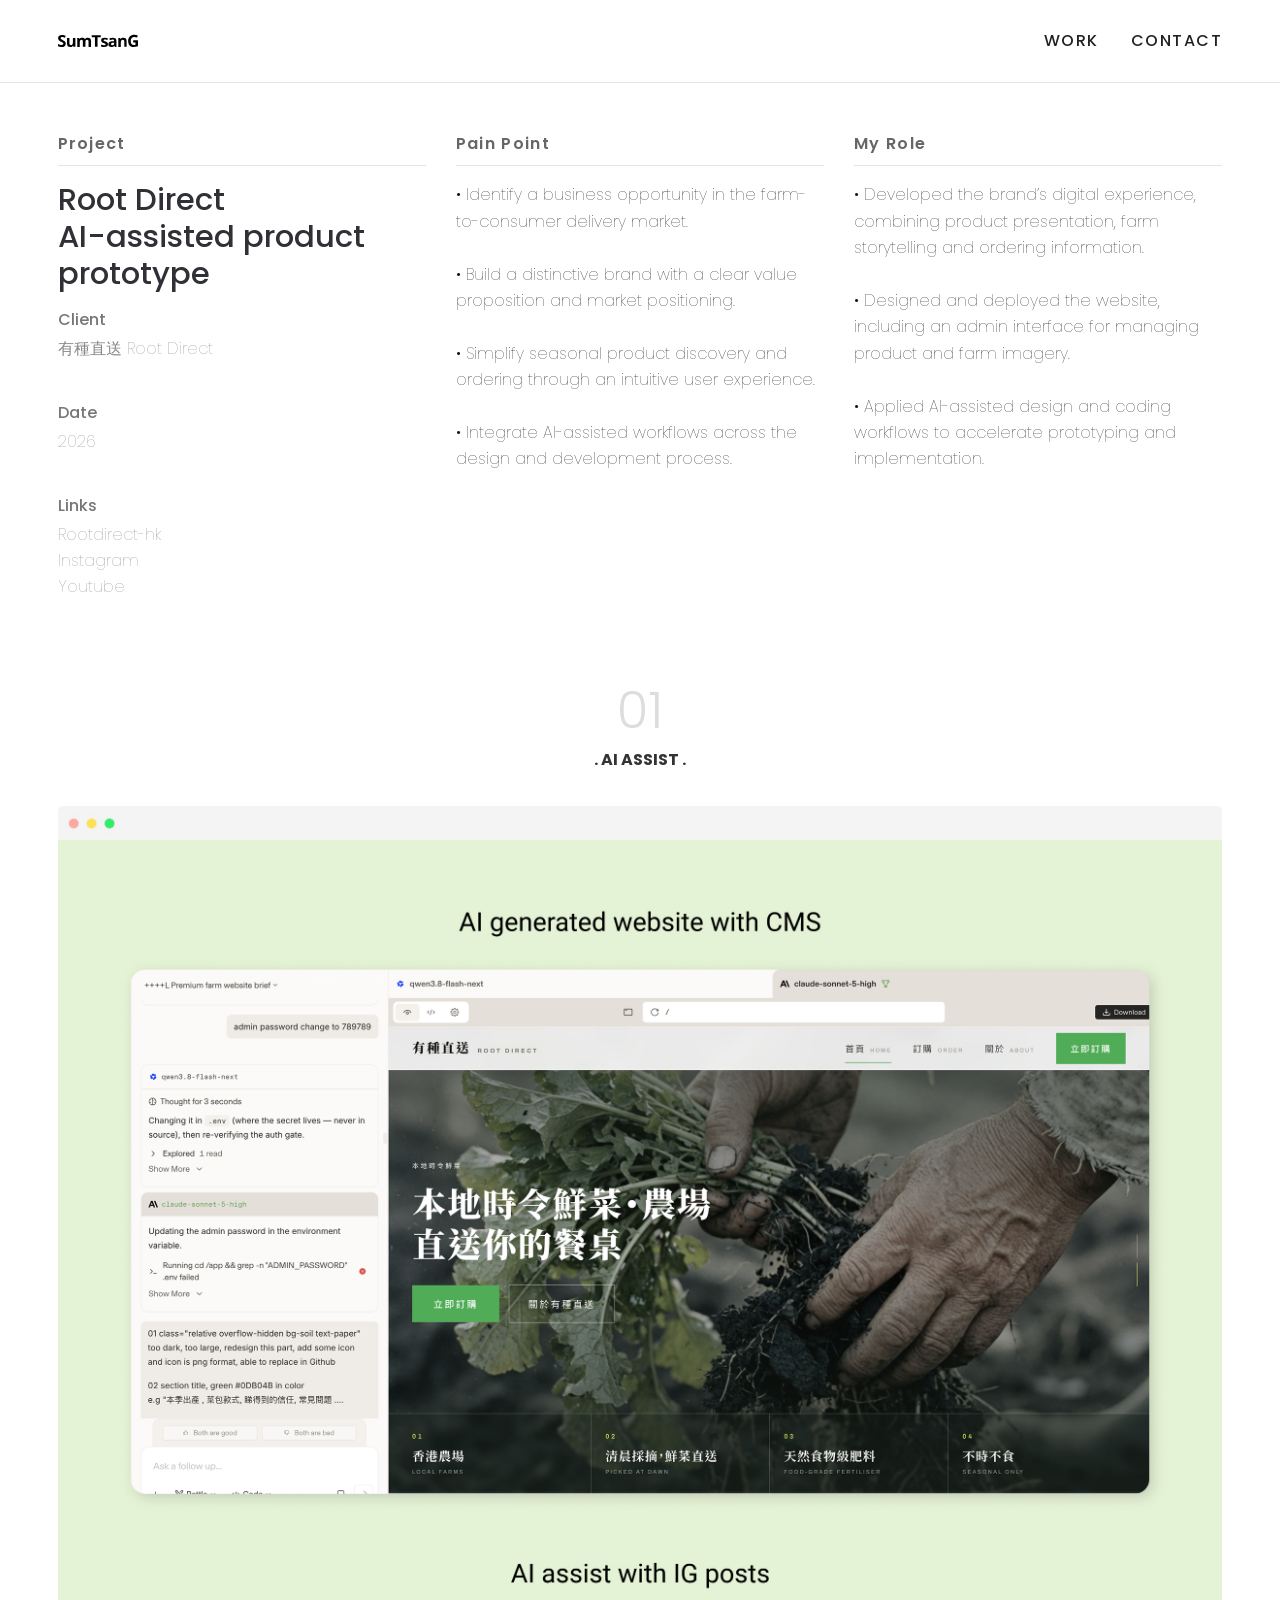
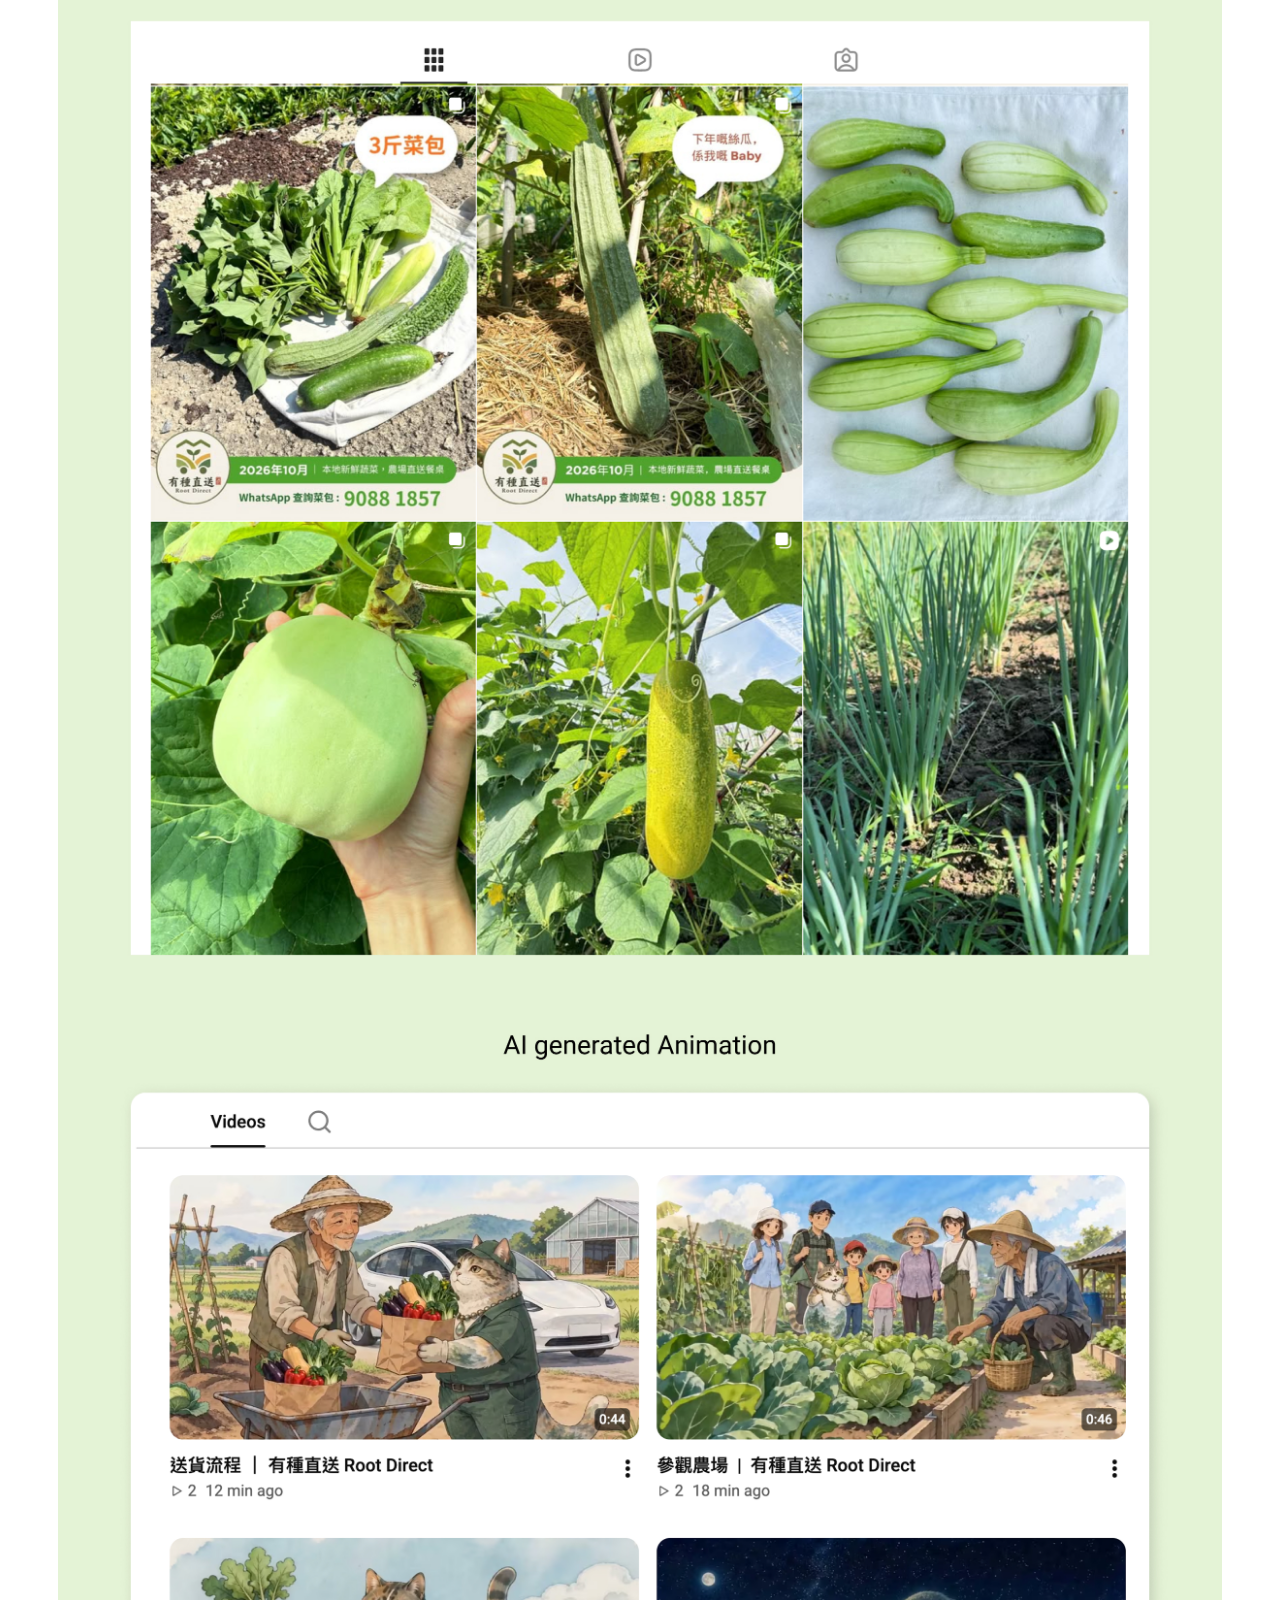
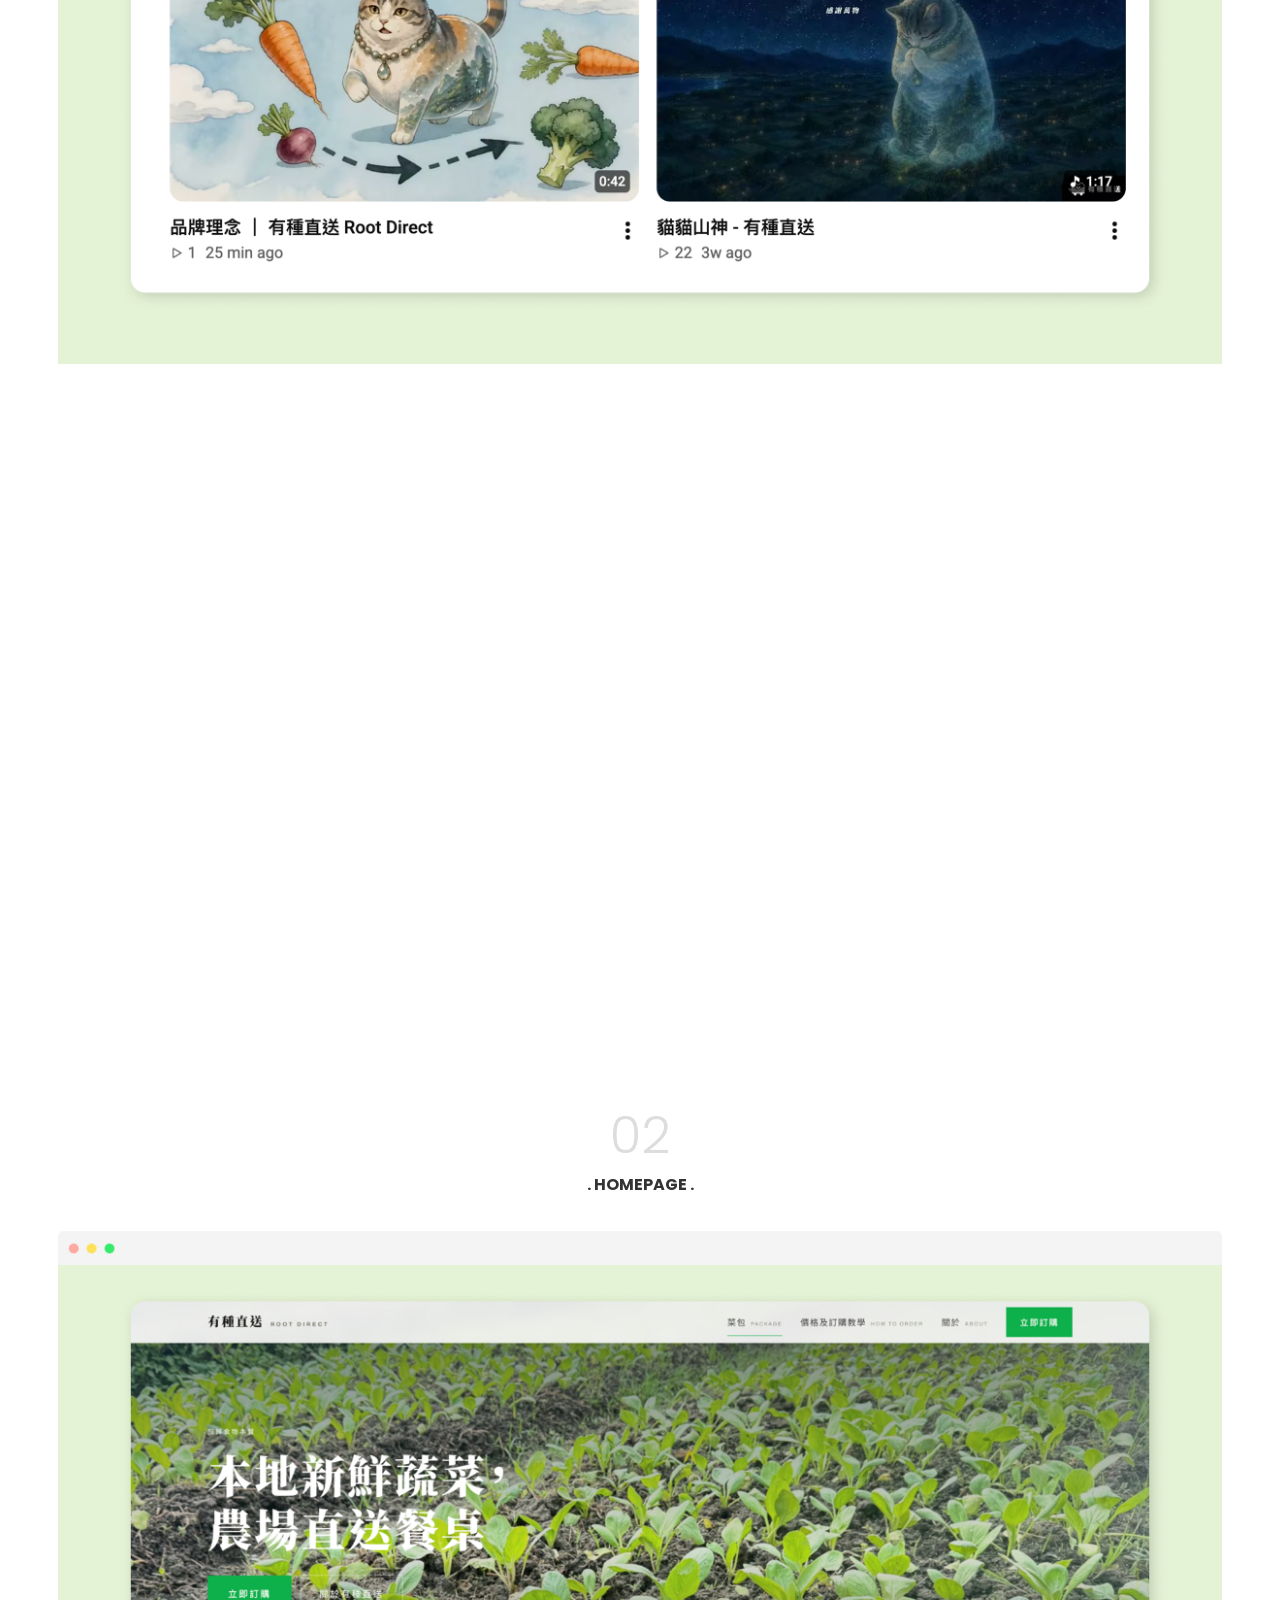
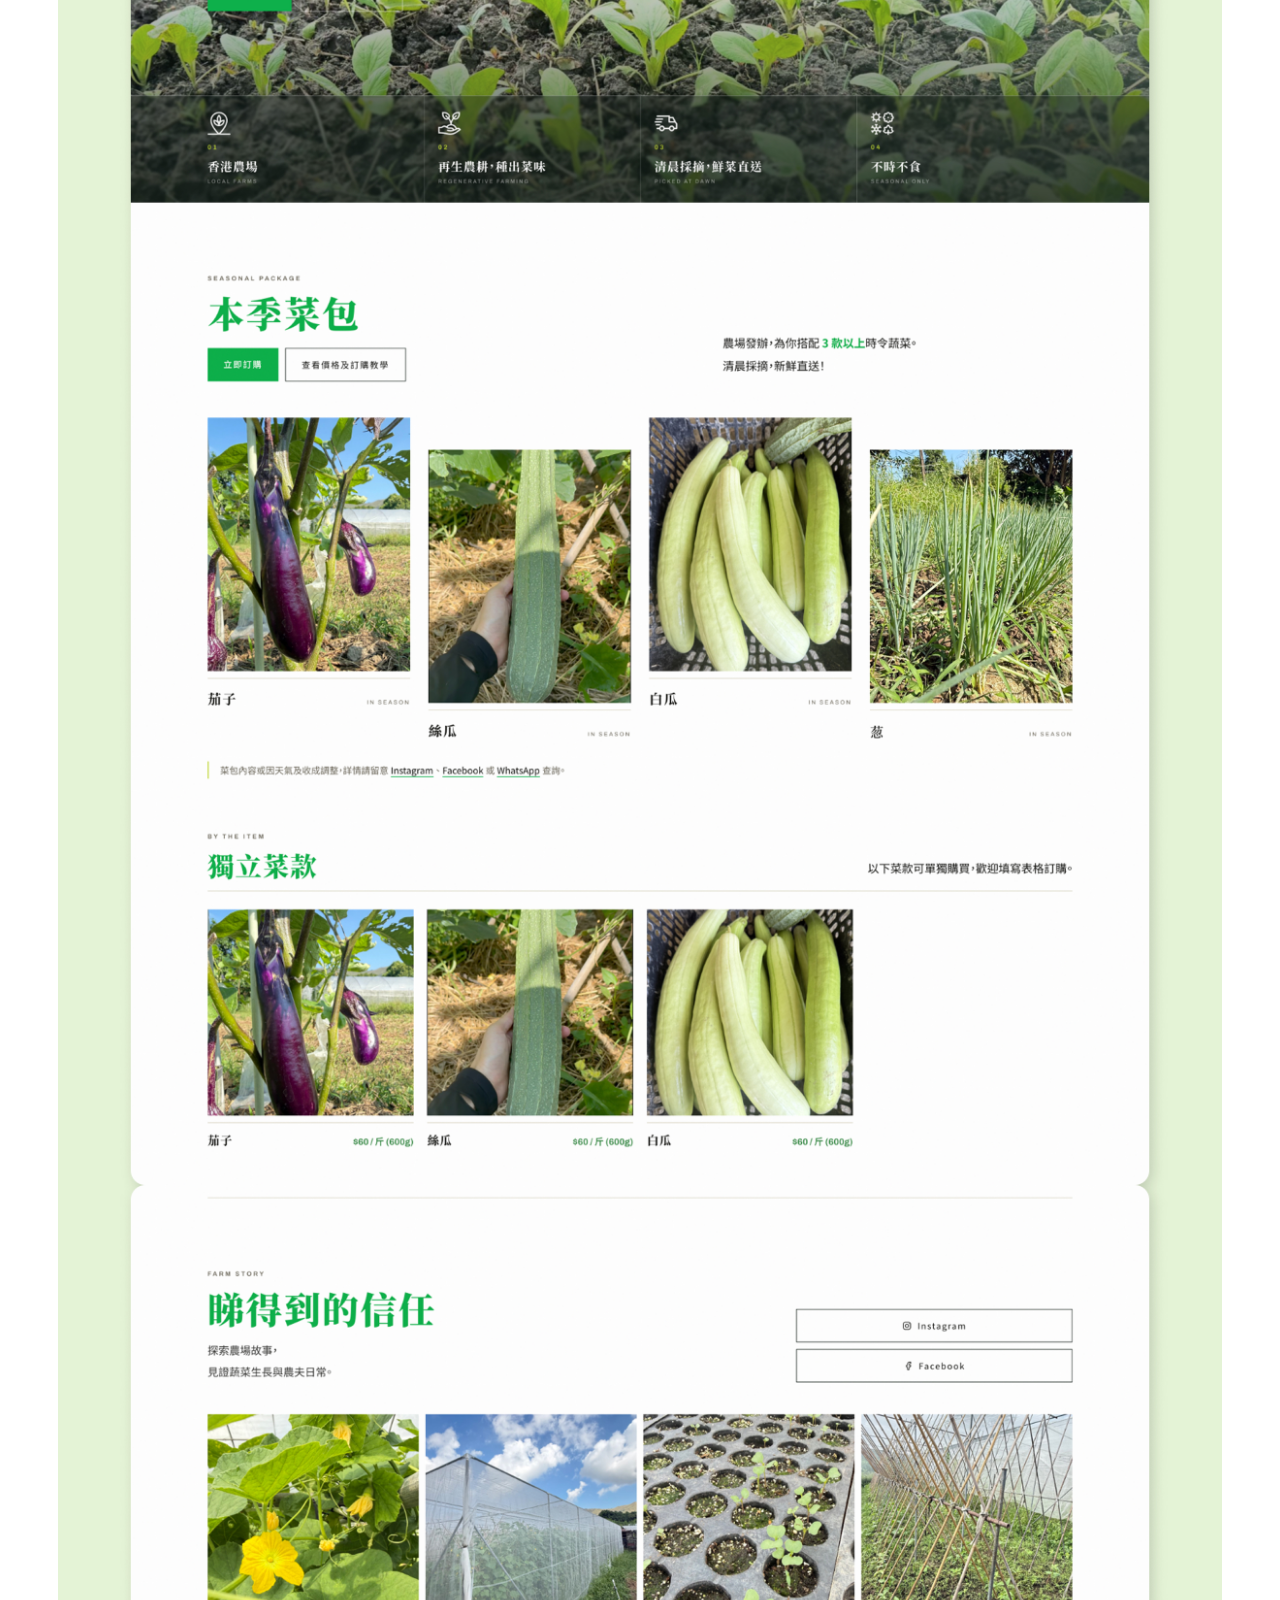
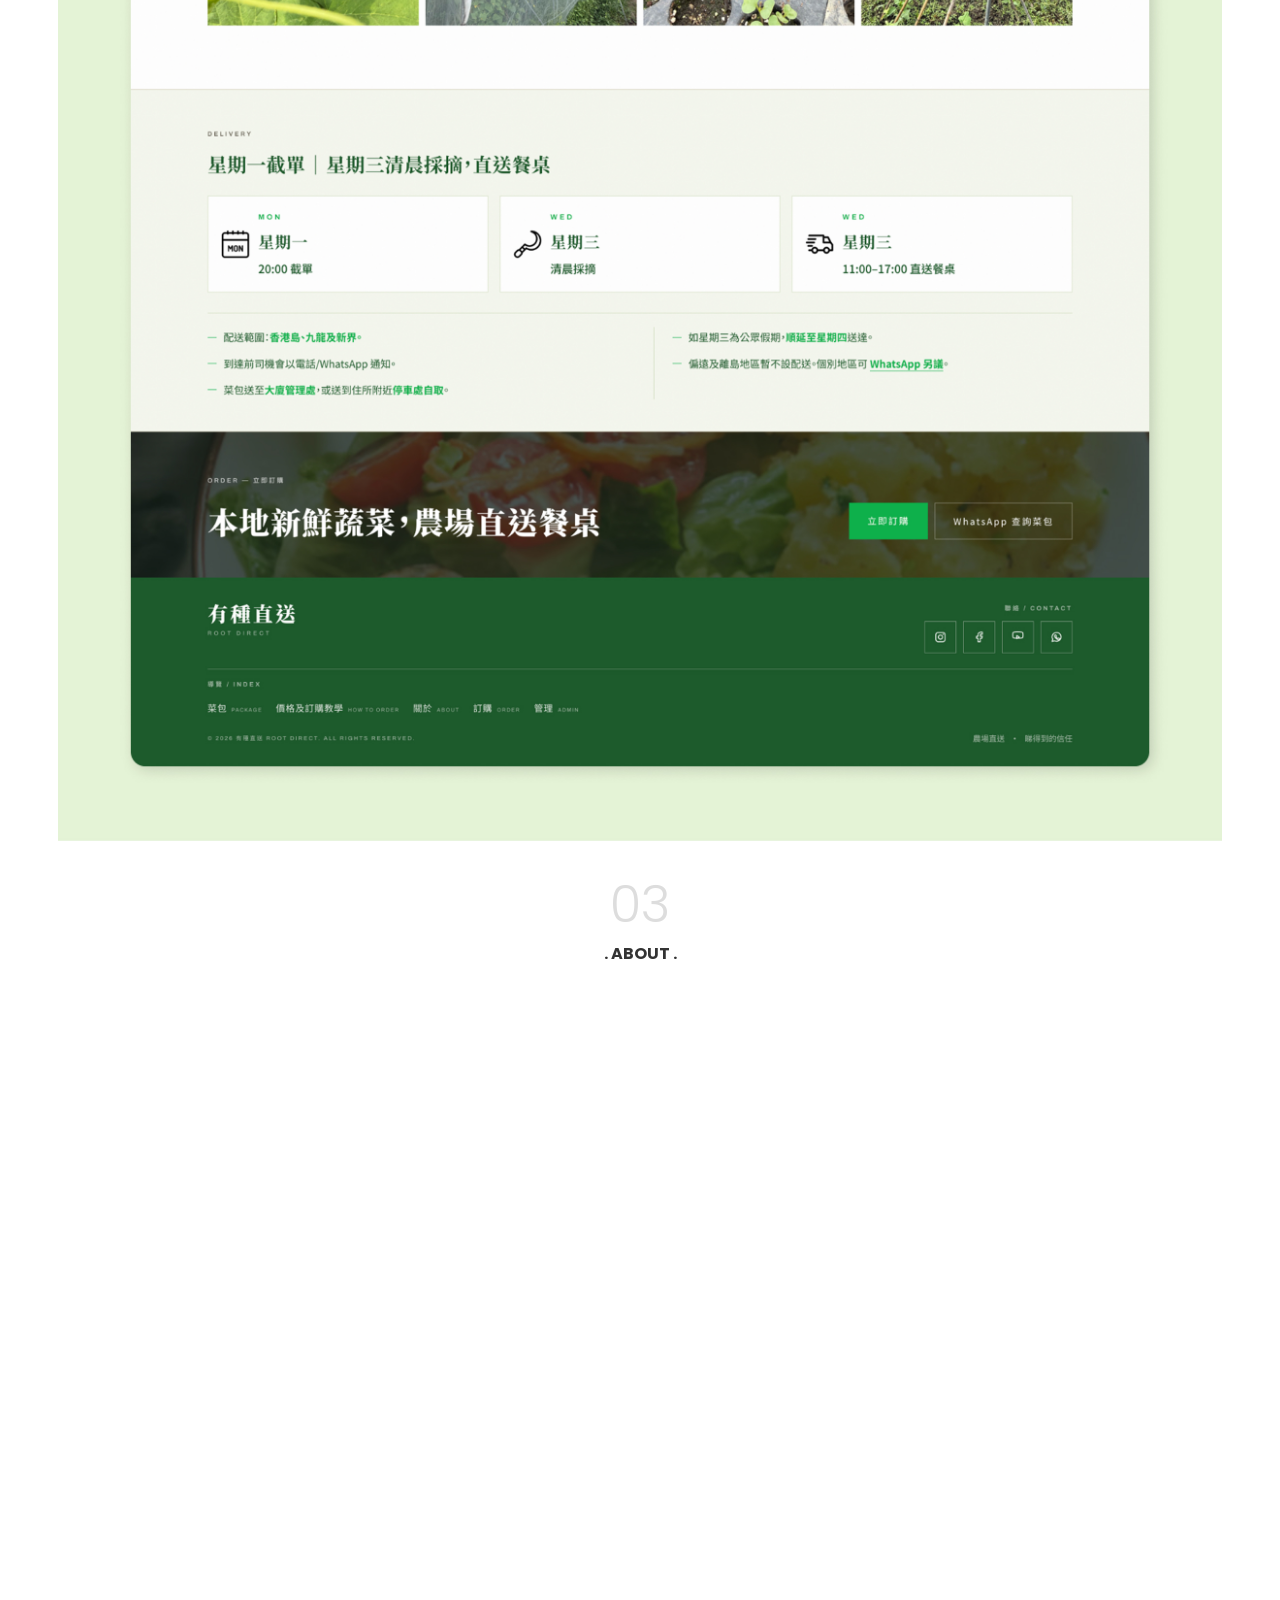
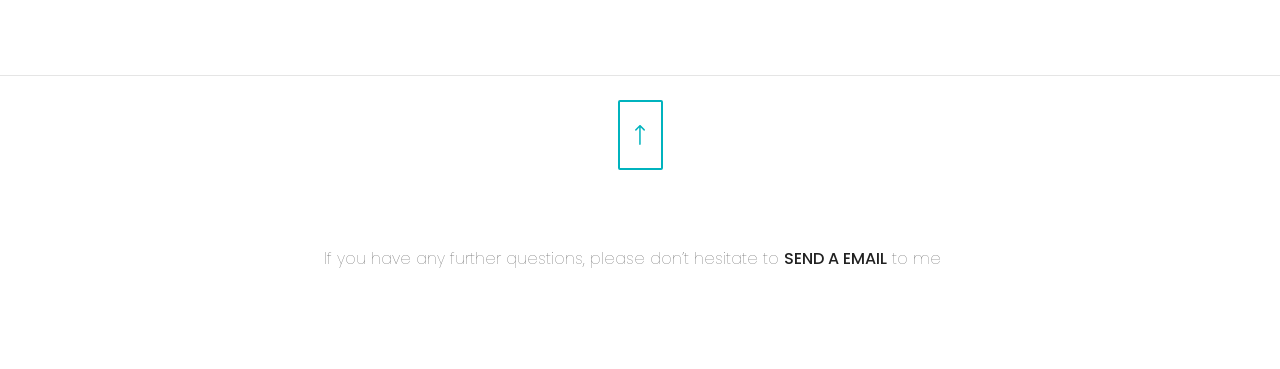
<file: root.html>
<!DOCTYPE html>

<html lang="en">
<head>
<meta charset="utf-8"/>
<title>SumTsanG</title>
<meta content="SumTsanG" name="description"/>
<meta content="pixel-industry" name="author"/>
<meta content="CSS, HTML5, jQuery, retina, bootstrap" name="keywords"/>
<meta content="width=device-width, initial-scale=1.0" name="viewport"/>
<link href="img/favicon.png" rel="shortcut icon"/>
<!-- Stylesheets -->
<link href="bootstrap/css/bootstrap.min.css" rel="stylesheet"/><!-- bootstrap grid -->
<link href="bootstrap/css/bootstrap-theme.min.css" rel="stylesheet"/><!-- bootstrap theme -->
<link href="css/color-turquoise.css" rel="stylesheet"/><!-- turquoise template color styles -->
<link href="css/retina.css" rel="stylesheet"/><!-- retina ready styles -->
<link href="css/animate.css" rel="stylesheet"/><!-- animation for content -->
<link href="css/colors-header.css" rel="stylesheet"/><!-- header styles -->
<!-- Font icons -->
<!-- Fontawesome icons css -->
<!-- Magnific pop up plugin css -->
<link href="css/magnific-popup.css" rel="stylesheet"/>
<!-- Google Web fonts -->
<link href="https://fonts.googleapis.com/css?family=Poppins:300,400,500,700%7CPlayfair+Display:400,700&amp;subset=latin,latin-ext" rel="stylesheet" type="text/css"/>
<!-- Main stylesheet -->
<link href="css/style.css" rel="stylesheet"/><!-- template styles -->
<link href="css/responsive.css" rel="stylesheet"/>
<!-- responsive styles -->
<link href="css/portfolio-job3.css" rel="stylesheet"/></head>
<body class="job3-project-page" id="top">
<!-- Header wrapper start -->
<div class="header-wrapper header-dark-default clearfix">
<!-- #header start -->
<header class="job3-header">
<div class="job3-header-inner">
<a class="job3-logo" href="index.html">
<img alt="Sum Tsang" class="svg-black" src="img/svg/logo.svg"/>
</a>
<nav>
<a href="index.html">WORK</a>
<a href="contact.html">CONTACT</a>
</nav>
</div>
</header>
<!-- #header end -->
</div><!-- .header-wrapper.header-transparent.header-dark-default end -->
<div class="page-content pt-50">
<div class="container">
<div class="row">


<!-- Point Form end --> 
<section class="col-md-12 project-details-wide">
  <div class="project-summary-grid">

    <section class="project-summary-column project-summary-project">
      <h4>Project</h4>
      <h2>Root Direct <br>
     AI-assisted product prototype</h2>

      <div class="project-summary-entry">
        <strong>Client</strong>
        <p>有種直送 Root Direct</p>
      </div>

      <div class="project-summary-entry">
        <strong>Date</strong>
        <p>2026</p>
      </div>

      <div class="project-summary-entry">
        <strong>Links</strong>
        <p>
          <a href="https://rootdirect-hk.onrender.com/" target="_blank" rel="noopener noreferrer">
            Rootdirect-hk<br>
          </a>
          <a href="https://www.instagram.com/rootdirect.hk/" target="_blank" rel="noopener noreferrer">
            Instagram<br>
          </a>
          <a href="https://www.youtube.com/@RootDirect-hk" target="_blank" rel="noopener noreferrer">
            Youtube<br>
          </a>          
        </p>
      </div>
    </section>

    <section class="project-summary-column project-summary-pain">
      <h4>Pain Point</h4>
      <div class="project-summary-entry">
        <ul>
          <li>• Identify a business opportunity in the farm-to-consumer delivery market.</li><br>
          <li>• Build a distinctive brand with a clear value proposition and market positioning.</li><br>
          <li>• Simplify seasonal product discovery and ordering through an intuitive user experience.</li><br>
          <li>• Integrate AI-assisted workflows across the design and development process.</li>
        </ul>
      </div>
    </section>

    <section class="project-summary-column project-summary-role">
      <h4>My Role</h4>
      <div class="project-summary-entry">
        <ul>
          <li>• Developed the brand’s digital experience, combining product presentation, farm storytelling and ordering information.</li><br>
          <li>• Designed and deployed the website, including an admin interface for managing product and farm imagery.</li><br>
          <li>• Applied AI-assisted design and coding workflows to accelerate prototyping and implementation.</li>
        </ul>
      </div>
    </section>

  </div>
</section>

<div class="col-md-12 project-gallery-wide"><ul class="vertical-stack-gallery">
<li class="triggerAnimation animated" data-animate="fadeIn">
<!-- img src="img/portfolio/root-hero.jpg"/>

<!-- heading -->
<li class="triggerAnimation animated" data-animate="fadeIn">
  <br><br><br>
  <h1 style="text-align: center; color: #ddd;">01</h1>
  <h6 style="text-align: center; color: #333;">. AI ASSIST .</h6>
</li>

<li class="triggerAnimation animated" data-animate="fadeIn">
  <img src="img/portfolio/header.jpg" alt="Homepage header">
  <img class="border" src="img/portfolio/root-01.jpg" alt="Root Direct homepage">
</li>

<div class="embed-responsive embed-responsive-16by9">
  <iframe
    src="https://www.youtube.com/embed/orOJpsuW3JI"
    title="Root Direct project video"
    allowfullscreen>
  </iframe>
</div>
<br><br>
    
<!-- heading -->
<li class="triggerAnimation animated" data-animate="fadeIn">
<br/><br/><br/>
<h1 style="text-align: center; color: #ddd;"> 02</h1>
<h6 style="text-align: center; color: #333;">. HOMEPAGE .</h6>
</li>
<li class="triggerAnimation animated" data-animate="fadeIn">
<img src="img/portfolio/header.jpg"/>
<img class="border" src="img/portfolio/root-02.jpg"/>
</li>
<!-- heading -->
<li class="triggerAnimation animated" data-animate="fadeIn">
<br/><br/><br/>
<h1 style="text-align: center; color: #ddd;"> 03</h1>
<h6 style="text-align: center; color: #333;">. ABOUT .</h6>
</li>
<li class="triggerAnimation animated" data-animate="fadeIn">
<img src="img/portfolio/header.jpg"/>
<img class="border" src="img/portfolio/root-03.jpg"/>
</li>
<!-- heading -->
<li class="triggerAnimation animated" data-animate="fadeIn">
<br/><br/><br/>
<h1 style="text-align: center; color: #ddd;"> 04</h1>
<h6 style="text-align: center; color: #333;">. PRICE LISTING .</h6>
</li>
<li class="triggerAnimation animated" data-animate="fadeIn">
<img src="img/portfolio/header.jpg"/>
<img class="border" src="img/portfolio/root-04.jpg"/>
</li>
</li></ul></div></div>

  
</div>
</div>
<!-- #footer-wrapper start -->
<div class="footer-dark simple-style footer-box footer-custom-bkg-image footer-img-bkg-2 centered" id="footer-wrapper">
<!-- #footer start -->
<footer id="footer">
<!-- .container start -->
<div class="container">
<!-- .row start -->
<div class="row mb-0">
<div class="col-md-12">
<a class="to-top" href="#top">
<span class="icon-container">
<img alt="Sum logo" class="svg-theme-color" src="img/svg/to-top.svg"/>
</span>
</a>
<div class="logo">
<a href="index.html">
<span class="icon-container">
<img alt="Sum logo" class="svg-white" src="img/svg/logo-w.svg"/>
</span>
</a>
</div><!-- .logo end -->
</div>
</div><!-- .row end -->
<!-- .row start -->
<div class="row">
<!-- .footer-widget-container.col-md-12 start -->
<ul class="footer-widget-container col-md-12 mb-0">
<!-- .widget -->
<li class="widget widget_nav_menu widget_horizontal_menu">
<ul class="menu">
<li class="menu-item">If you have any further questions, please don’t hesitate to <a href="mailto:sumtsang@gmail.com">Send a email</a> to me</li>
</ul>
</li><!-- .widget end -->
</ul><!-- .footer-widget-container.col-md-12 end -->
</div><!-- .row end -->
</div><!-- .container end -->
</footer><!-- #footer end -->
</div><!-- #footer-wrapper end -->
<script src="js/jquery-2.1.4.min.js"></script><!-- jQuery library -->
<script src="bootstrap/js/bootstrap.min.js"></script><!-- .bootstrap script -->
<script src="js/jquery.scripts.min.js"></script><!-- modernizr -->
<!-- Sharrre post plugin -->
<script src="js/jquery.fatNav.js" type="text/javascript"></script><!-- hamburger menu js -->
<script src="js/jquery.magnific-popup.min.js"></script> <!-- Magnific pop up lightbox -->
<script src="js/jquery-retina.js"></script><!-- retina -->
<script src="js/volcanno.include.js"></script><!-- custom js functions -->

</body>
</html>
</file>
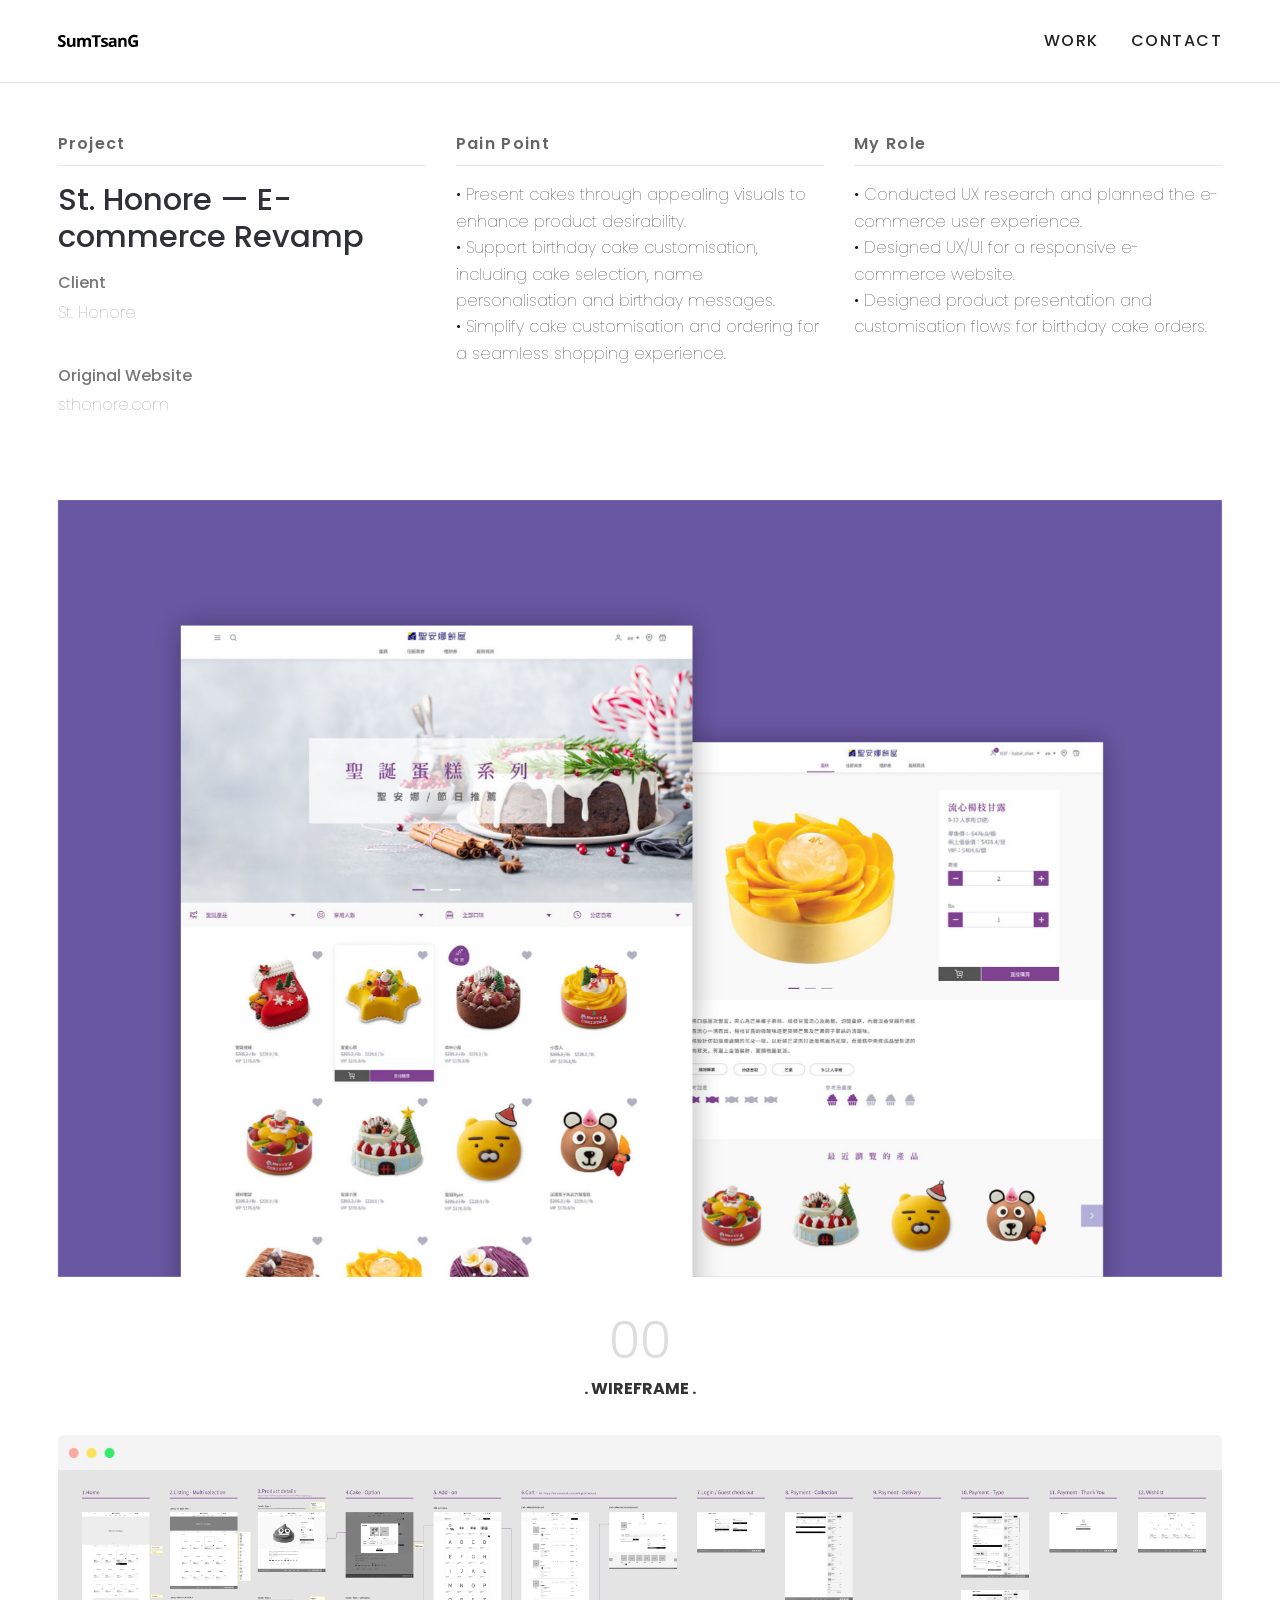
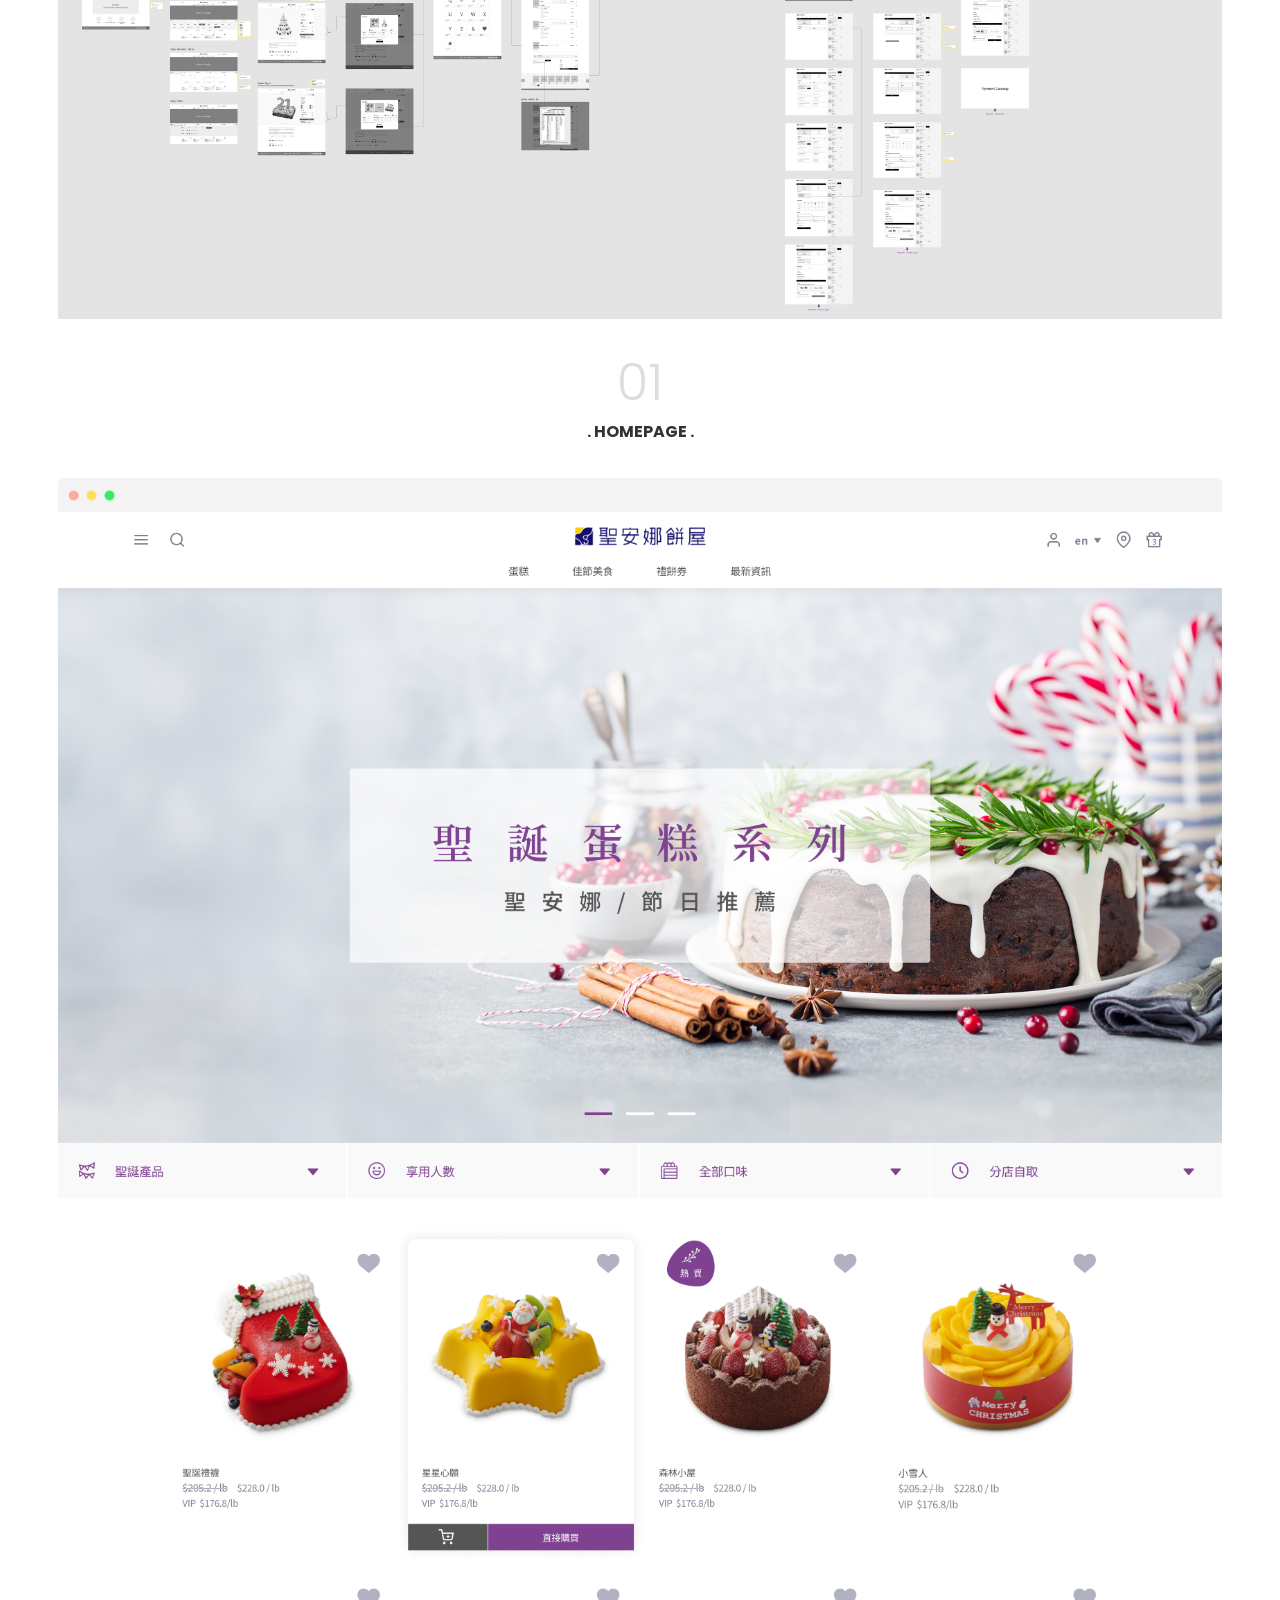
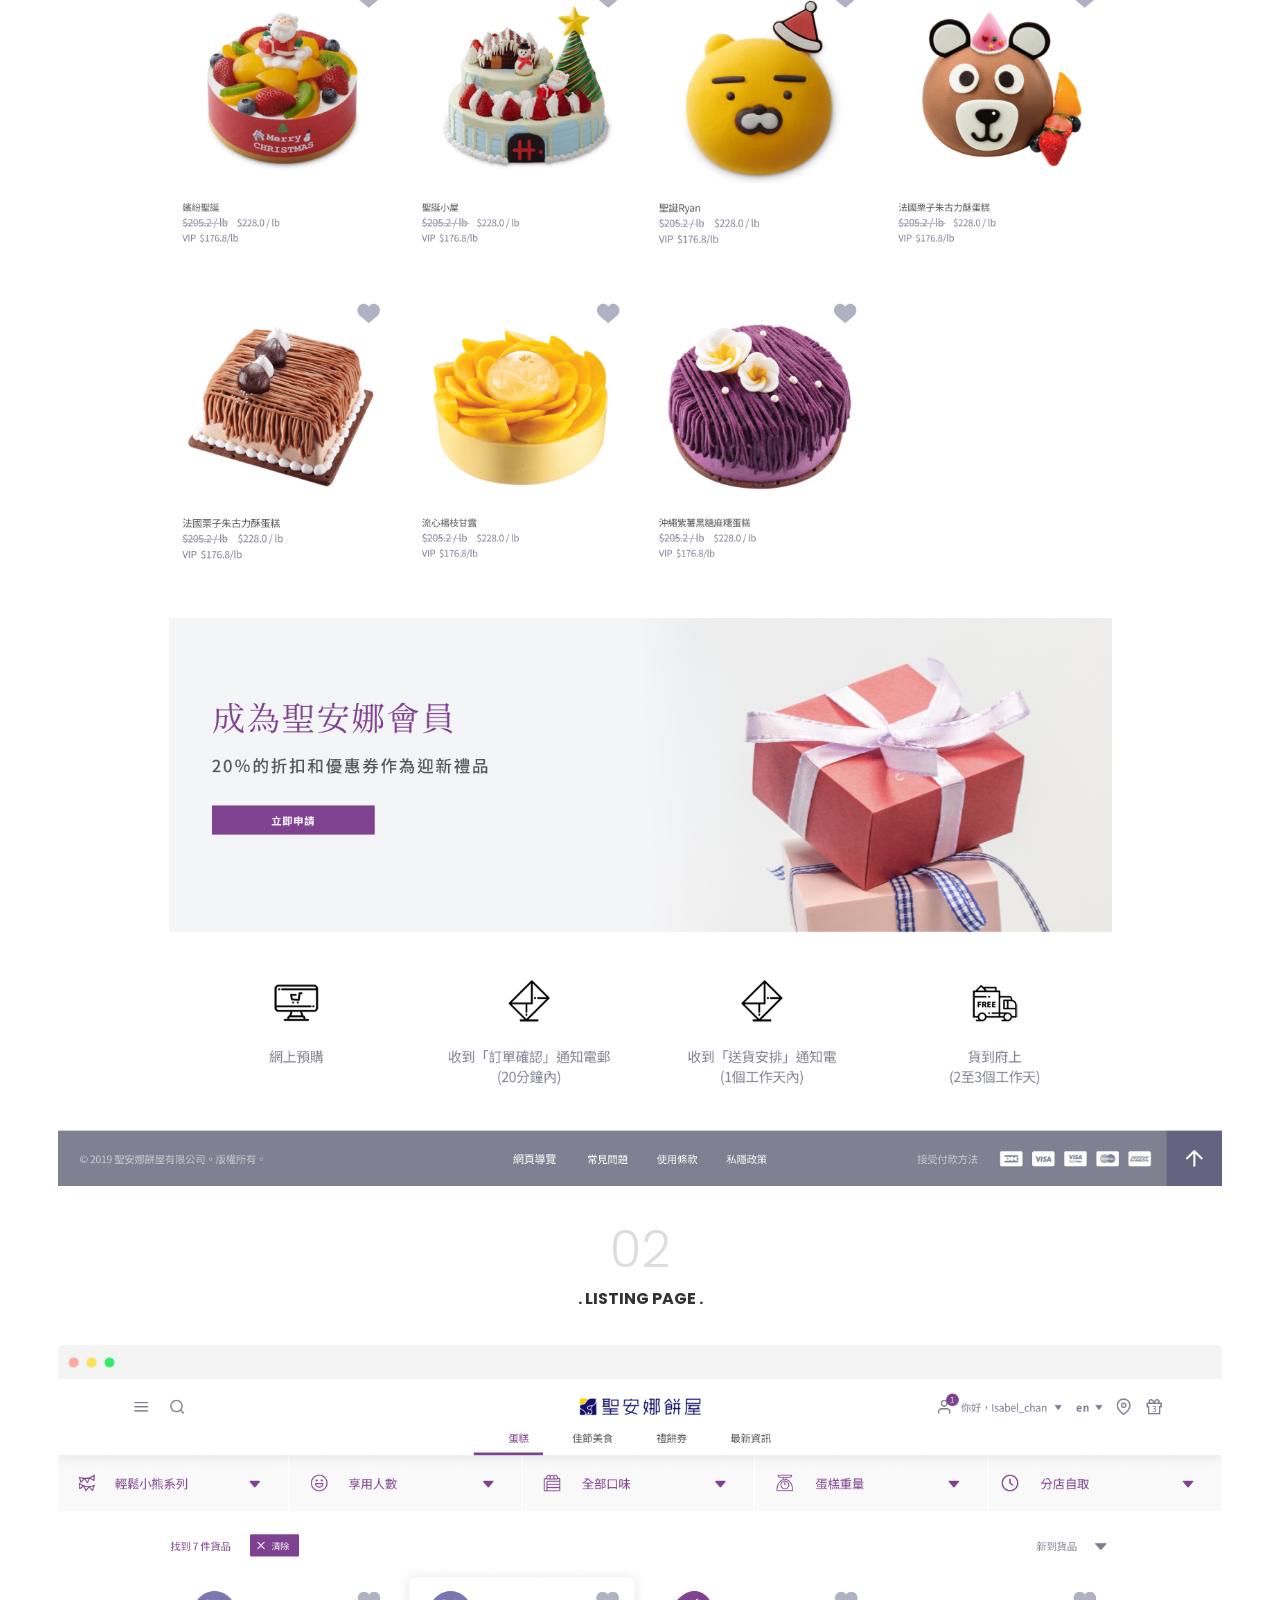
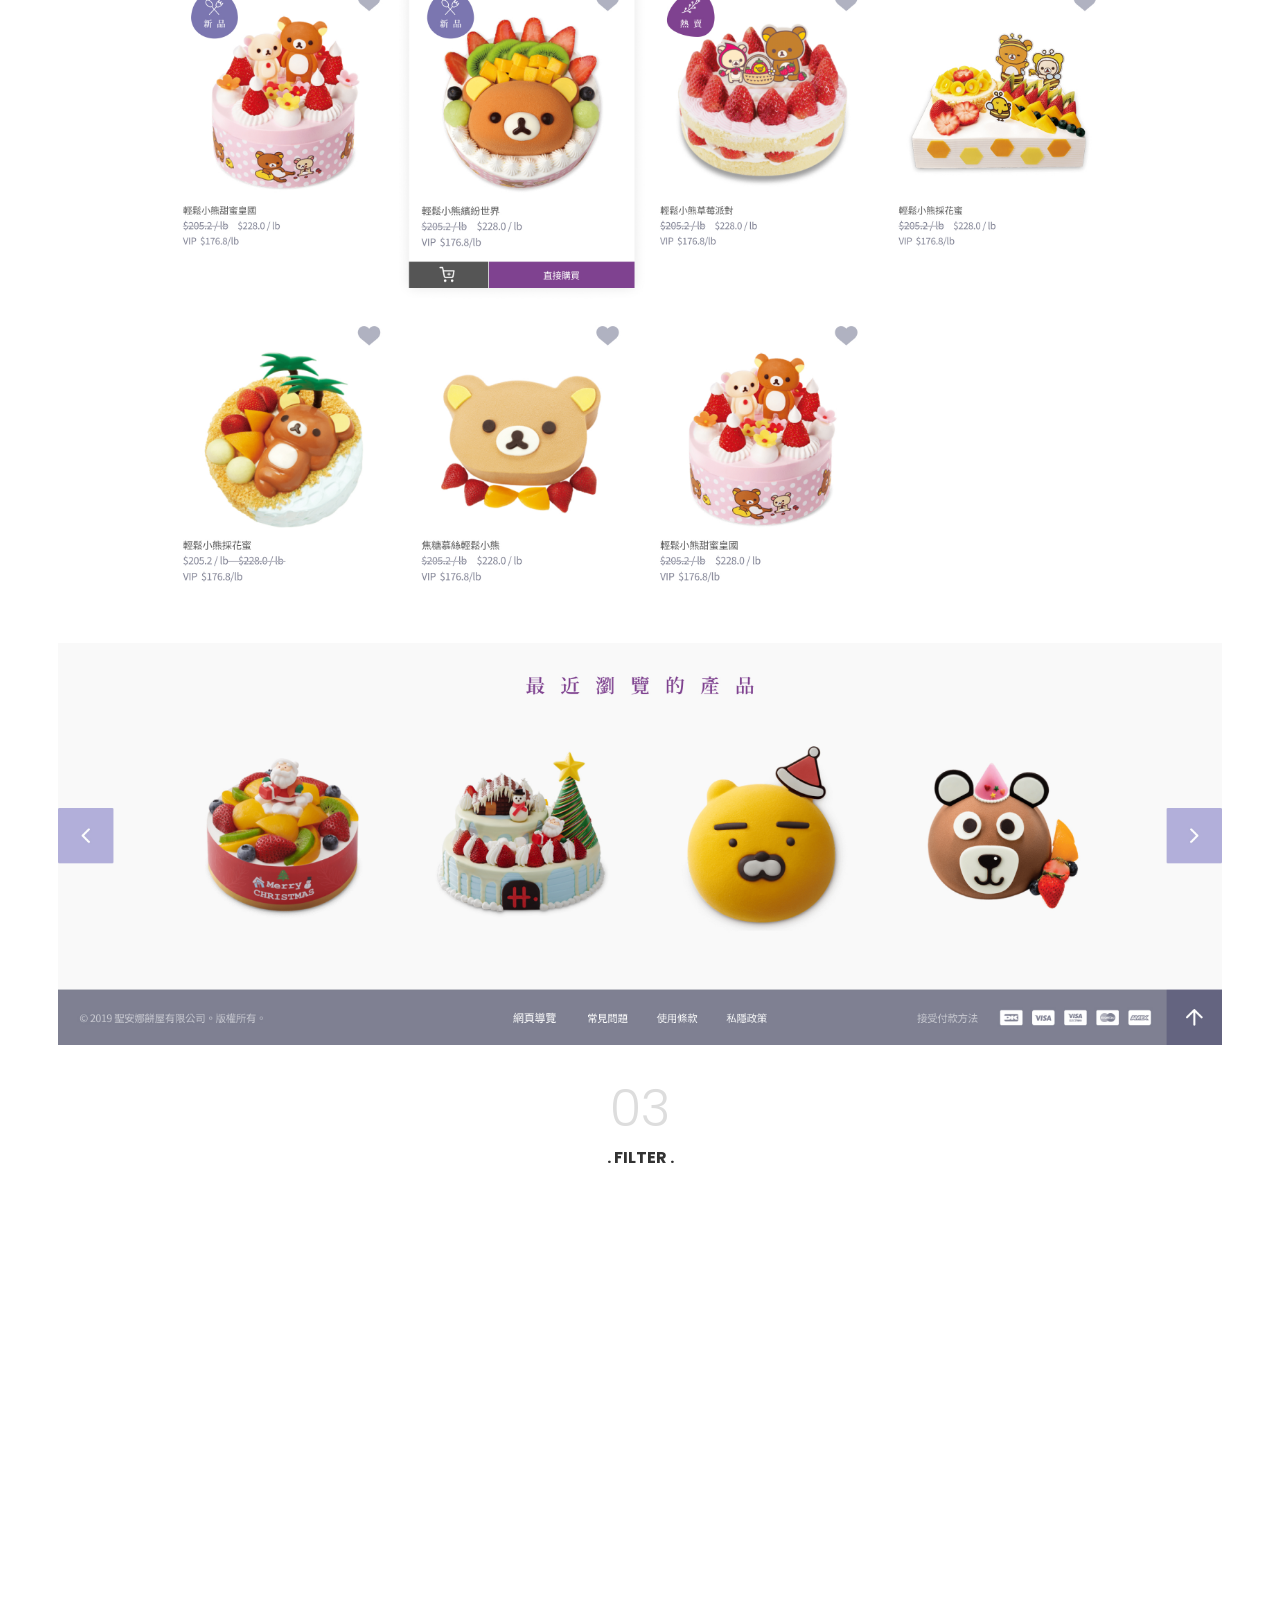
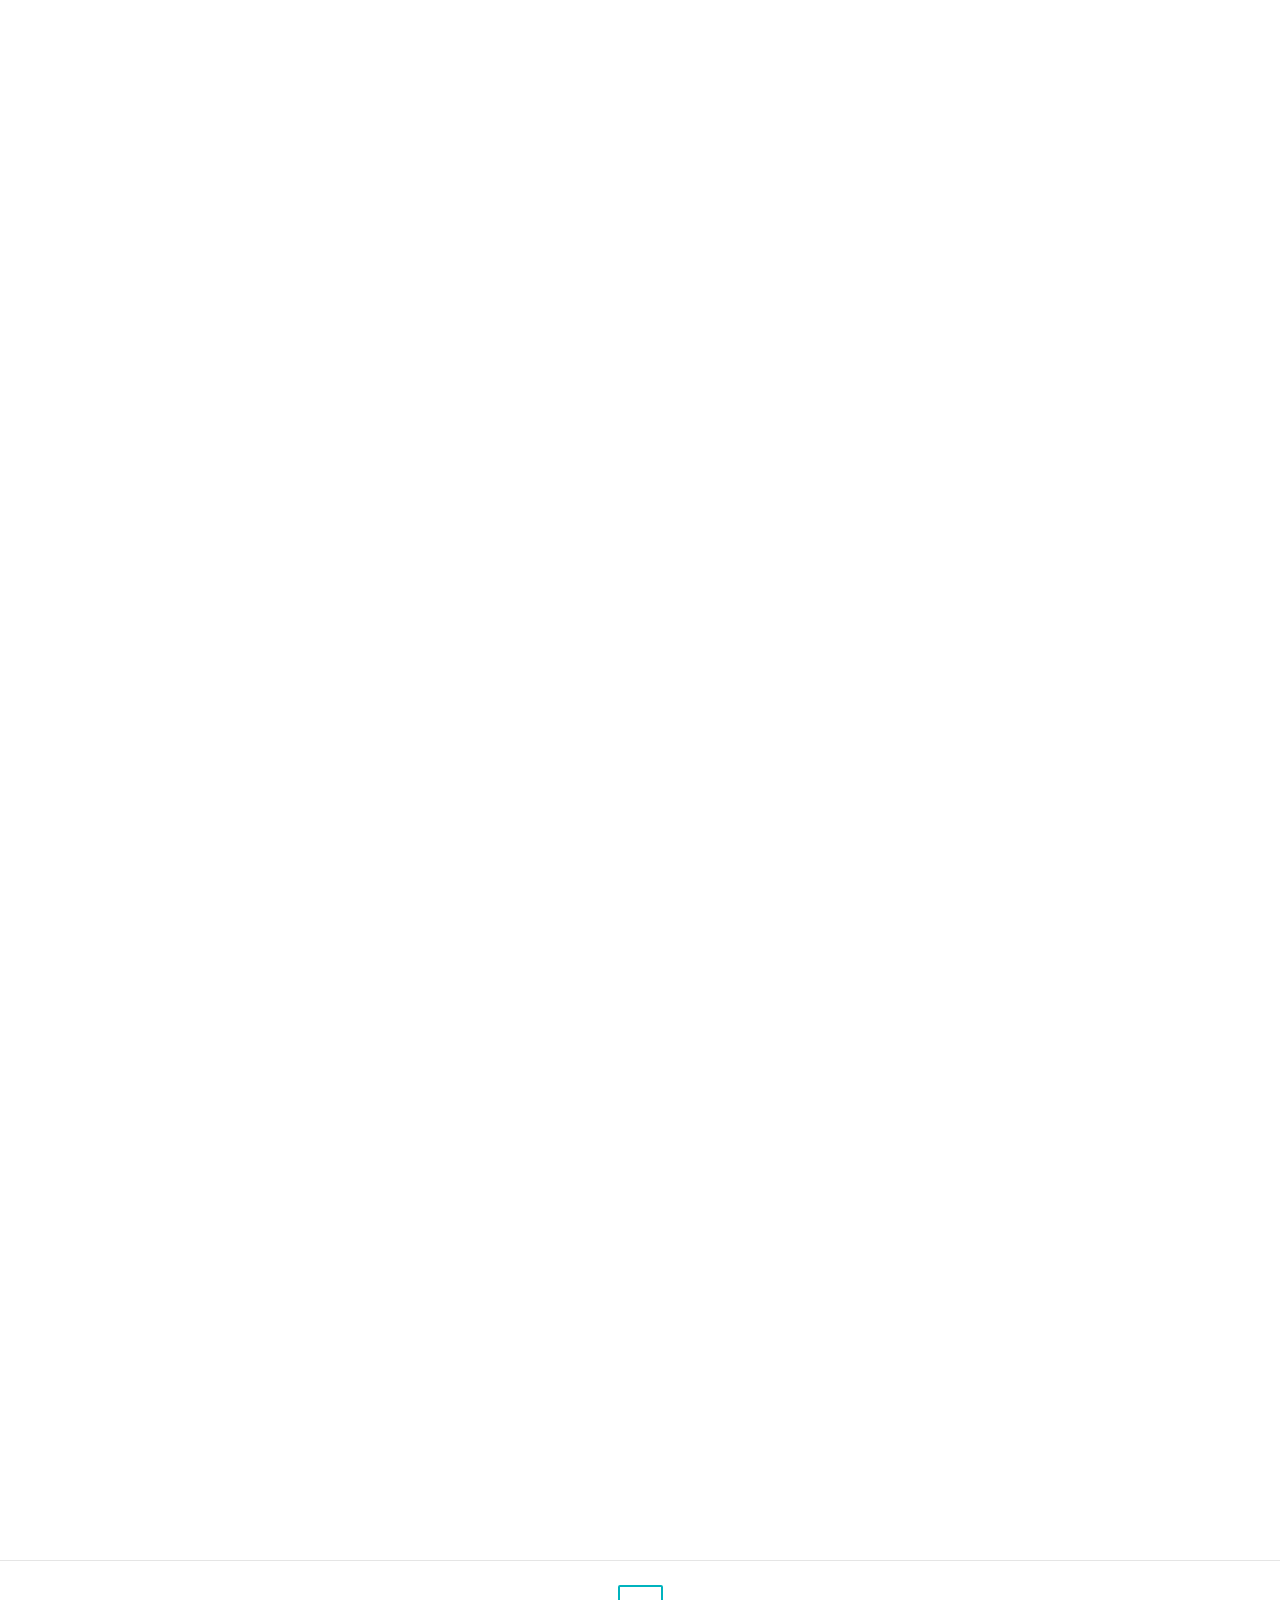
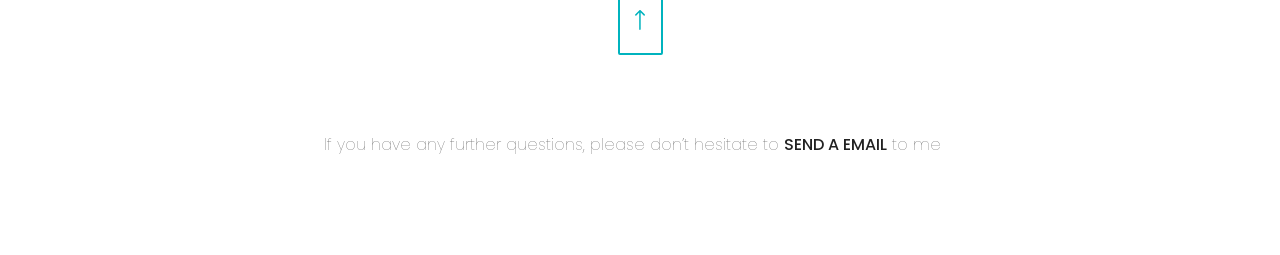
<file: sh.html>
<!DOCTYPE html>

<html lang="en">
<head>
<meta charset="utf-8"/>
<title>SumTsanG</title>
<meta content="SumTsanG" name="description"/>
<meta content="pixel-industry" name="author"/>
<meta content="CSS, HTML5, jQuery, retina, bootstrap" name="keywords"/>
<meta content="width=device-width, initial-scale=1.0" name="viewport"/>
<link href="img/favicon.png" rel="shortcut icon"/>
<!-- Stylesheets -->
<link href="bootstrap/css/bootstrap.min.css" rel="stylesheet"/><!-- bootstrap grid -->
<link href="bootstrap/css/bootstrap-theme.min.css" rel="stylesheet"/><!-- bootstrap theme -->
<link href="css/color-turquoise.css" rel="stylesheet"/><!-- turquoise template color styles -->
<link href="css/retina.css" rel="stylesheet"/><!-- retina ready styles -->
<link href="css/animate.css" rel="stylesheet"/><!-- animation for content -->
<link href="css/colors-header.css" rel="stylesheet"/><!-- header styles -->
<!-- Font icons -->
<!-- Fontawesome icons css -->
<!-- Magnific pop up plugin css -->
<link href="css/magnific-popup.css" rel="stylesheet"/>
<!-- Google Web fonts -->
<link href="https://fonts.googleapis.com/css?family=Poppins:300,400,500,700%7CPlayfair+Display:400,700&amp;subset=latin,latin-ext" rel="stylesheet" type="text/css"/>
<!-- Main stylesheet -->
<link href="css/style.css" rel="stylesheet"/><!-- template styles -->
<link href="css/responsive.css" rel="stylesheet"/>
<!-- responsive styles -->
<link href="css/portfolio-job3.css" rel="stylesheet"/></head>
<body class="job3-project-page" id="top">
<!-- Header wrapper start -->
<div class="header-wrapper header-dark-default clearfix">
<!-- #header start -->
<header class="job3-header">
<div class="job3-header-inner">
<a class="job3-logo" href="index.html">
<img alt="Sum Tsang" class="svg-black" src="img/svg/logo.svg"/>
</a>
<nav>
<a href="index.html">WORK</a>
<a href="contact.html">CONTACT</a>
</nav>
</div>
</header>
<!-- #header end -->
</div><!-- .header-wrapper.header-transparent.header-dark-default end -->
<div class="page-content pt-50">
<div class="container">
<div class="row">


<section class="col-md-12 project-details-wide"><div class="project-summary-grid"><section class="project-summary-column project-summary-project"><h4>Project</h4><h2>St. Honore — E-commerce Revamp                      </h2><div class="project-summary-entry"><strong>Client</strong><p>St. Honore</p></div><div class="project-summary-entry"></div><div class="project-summary-entry"><strong>Original Website</strong><p>
<a href="https://www.sthonore.com/" target="_blank">sthonore.com</a>
</p></div></section>
  


  
<section class="project-summary-column project-summary-pain">
  <h4>Pain Point</h4>
  <div class="project-summary-entry">
    <ul>
      <li>• Present cakes through appealing visuals to enhance product desirability.</li>
      <li>• Support birthday cake customisation, including cake selection, name personalisation and birthday messages.</li>
      <li>• Simplify cake customisation and ordering for a seamless shopping experience.</li>
    </ul>
  </div>
</section>

<section class="project-summary-column project-summary-role">
  <h4>My Role</h4>
  <div class="project-summary-entry">
    <ul>
      <li>• Conducted UX research and planned the e-commerce user experience.</li>
      <li>• Designed UX/UI for a responsive e-commerce website.</li>
      <li>• Designed product presentation and customisation flows for birthday cake orders.</li>
    </ul>
  </div>
</section>

</div>
</section>

<div class="col-md-12 project-gallery-wide">
  <ul class="vertical-stack-gallery">


    
                                  
                                  
                                  
                                  <li class="triggerAnimation animated" data-animate="fadeIn">
<img src="img/portfolio/sh-hero.jpg"/>


  
<!-- heading -->
<li class="triggerAnimation animated" data-animate="fadeIn">
<br/><br/><br/>
<h1 style="text-align: center; color: #ddd;"> 00</h1>
<h6 style="text-align: center; color: #333;">. WIREFRAME .</h6>
</li>
<li class="triggerAnimation animated" data-animate="fadeIn">
<img src="img/portfolio/header.jpg"/>
<img class="border" src="img/portfolio/sh-08-wf.jpg"/>
</li>
<!-- heading -->
<li class="triggerAnimation animated" data-animate="fadeIn">
<br/><br/><br/>
<h1 style="text-align: center; color: #ddd;"> 01</h1>
<h6 style="text-align: center; color: #333;">. HOMEPAGE .</h6>
</li>
<li class="triggerAnimation animated" data-animate="fadeIn">
<img src="img/portfolio/header.jpg"/>
<img class="border" src="img/portfolio/sh-01-home-guest.jpg"/>
</li>
<!-- heading -->
<li class="triggerAnimation animated" data-animate="fadeIn">
<br/><br/><br/>
<h1 style="text-align: center; color: #ddd;"> 02</h1>
<h6 style="text-align: center; color: #333;">. LISTING PAGE .</h6>
</li>
<li class="triggerAnimation animated" data-animate="fadeIn">
<img src="img/portfolio/header.jpg"/>
<img class="border" src="img/portfolio/sh-02-listing.jpg"/>
</li>
<!-- heading -->
<li class="triggerAnimation animated" data-animate="fadeIn">
<br/><br/><br/>
<h1 style="text-align: center; color: #ddd;"> 03</h1>
<h6 style="text-align: center; color: #333;">. FILTER .</h6>
</li>
<li class="triggerAnimation animated" data-animate="fadeIn">
<img src="img/portfolio/header.jpg"/>
<img class="border" src="img/portfolio/sh-03-filter.jpg"/>
</li>
<!-- heading -->
<li class="triggerAnimation animated" data-animate="fadeIn">
<br/><br/><br/>
<h1 style="text-align: center; color: #ddd;"> 04</h1>
<h6 style="text-align: center; color: #333;">. PRODUCT DETAILS .</h6>
</li>
<li class="triggerAnimation animated" data-animate="fadeIn">
<img src="img/portfolio/header.jpg"/>
<img class="border" src="img/portfolio/sh-04-product-details.jpg"/>
</li>
<!-- heading -->
<li class="triggerAnimation animated" data-animate="fadeIn">
<br/><br/><br/>
<h1 style="text-align: center; color: #ddd;"> 05</h1>
<h6 style="text-align: center; color: #333;">. SHOPPING CART .</h6>
</li>
<li class="triggerAnimation animated" data-animate="fadeIn">
<img src="img/portfolio/header.jpg"/>
<img class="border" src="img/portfolio/sh-05-cart.jpg"/>
</li>
<!-- heading -->
<li class="triggerAnimation animated" data-animate="fadeIn">
<br/><br/><br/>
<h1 style="text-align: center; color: #ddd;"> 06</h1>
<h6 style="text-align: center; color: #333;">. LOCATION .</h6>
</li>
<li class="triggerAnimation animated" data-animate="fadeIn">
<img src="img/portfolio/header.jpg"/>
<img class="border" src="img/portfolio/sh-06-store location.jpg"/>
</li>
<!-- heading -->
<li class="triggerAnimation animated" data-animate="fadeIn">
<br/><br/><br/>
<h1 style="text-align: center; color: #ddd;"> 07</h1>
<h6 style="text-align: center; color: #333;">. NEWS .</h6>
</li>
<li class="triggerAnimation animated" data-animate="fadeIn">
<img src="img/portfolio/header.jpg"/>
<img class="border" src="img/portfolio/sh-07-news.jpg"/>
</li>
<!-- heading -->
<li class="triggerAnimation animated" data-animate="fadeIn">
<br/><br/><br/>
<h1 style="text-align: center; color: #ddd;"> 08</h1>
<h6 style="text-align: center; color: #333;">. MOBILE .</h6>
</li>
<li class="triggerAnimation animated" data-animate="fadeIn">
<img class="border" src="img/portfolio/sh-m01.jpg"/>
<img class="border" src="img/portfolio/sh-m02.jpg"/>
</li>
</li></ul></div></div>
</div>
</div>
<!-- #footer-wrapper start -->
<div class="footer-dark simple-style footer-box footer-custom-bkg-image footer-img-bkg-2 centered" id="footer-wrapper">
<!-- #footer start -->
<footer id="footer">
<!-- .container start -->
<div class="container">
<!-- .row start -->
<div class="row mb-0">
<div class="col-md-12">
<a class="to-top" href="#top">
<span class="icon-container">
<img alt="Sum logo" class="svg-theme-color" src="img/svg/to-top.svg"/>
</span>
</a>
<div class="logo">
<a href="index.html">
<span class="icon-container">
<img alt="Sum logo" class="svg-white" src="img/svg/logo-w.svg"/>
</span>
</a>
</div><!-- .logo end -->
</div>
</div><!-- .row end -->
<!-- .row start -->
<div class="row">
<!-- .footer-widget-container.col-md-12 start -->
<ul class="footer-widget-container col-md-12 mb-0">
<!-- .widget -->
<li class="widget widget_nav_menu widget_horizontal_menu">
<ul class="menu">
<li class="menu-item">If you have any further questions, please don’t hesitate to <a href="mailto:sumtsang@gmail.com">Send a email</a> to me</li>
</ul>
</li><!-- .widget end -->
</ul><!-- .footer-widget-container.col-md-12 end -->
</div><!-- .row end -->
</div><!-- .container end -->
</footer><!-- #footer end -->
</div><!-- #footer-wrapper end -->
<script src="js/jquery-2.1.4.min.js"></script><!-- jQuery library -->
<script src="bootstrap/js/bootstrap.min.js"></script><!-- .bootstrap script -->
<script src="js/jquery.scripts.min.js"></script><!-- modernizr -->
<!-- Sharrre post plugin -->
<script src="js/jquery.fatNav.js" type="text/javascript"></script><!-- hamburger menu js -->
<script src="js/jquery.magnific-popup.min.js"></script> <!-- Magnific pop up lightbox -->
<script src="js/jquery-retina.js"></script><!-- retina -->
<script src="js/volcanno.include.js"></script><!-- custom js functions -->

</body>
</html>
</file>
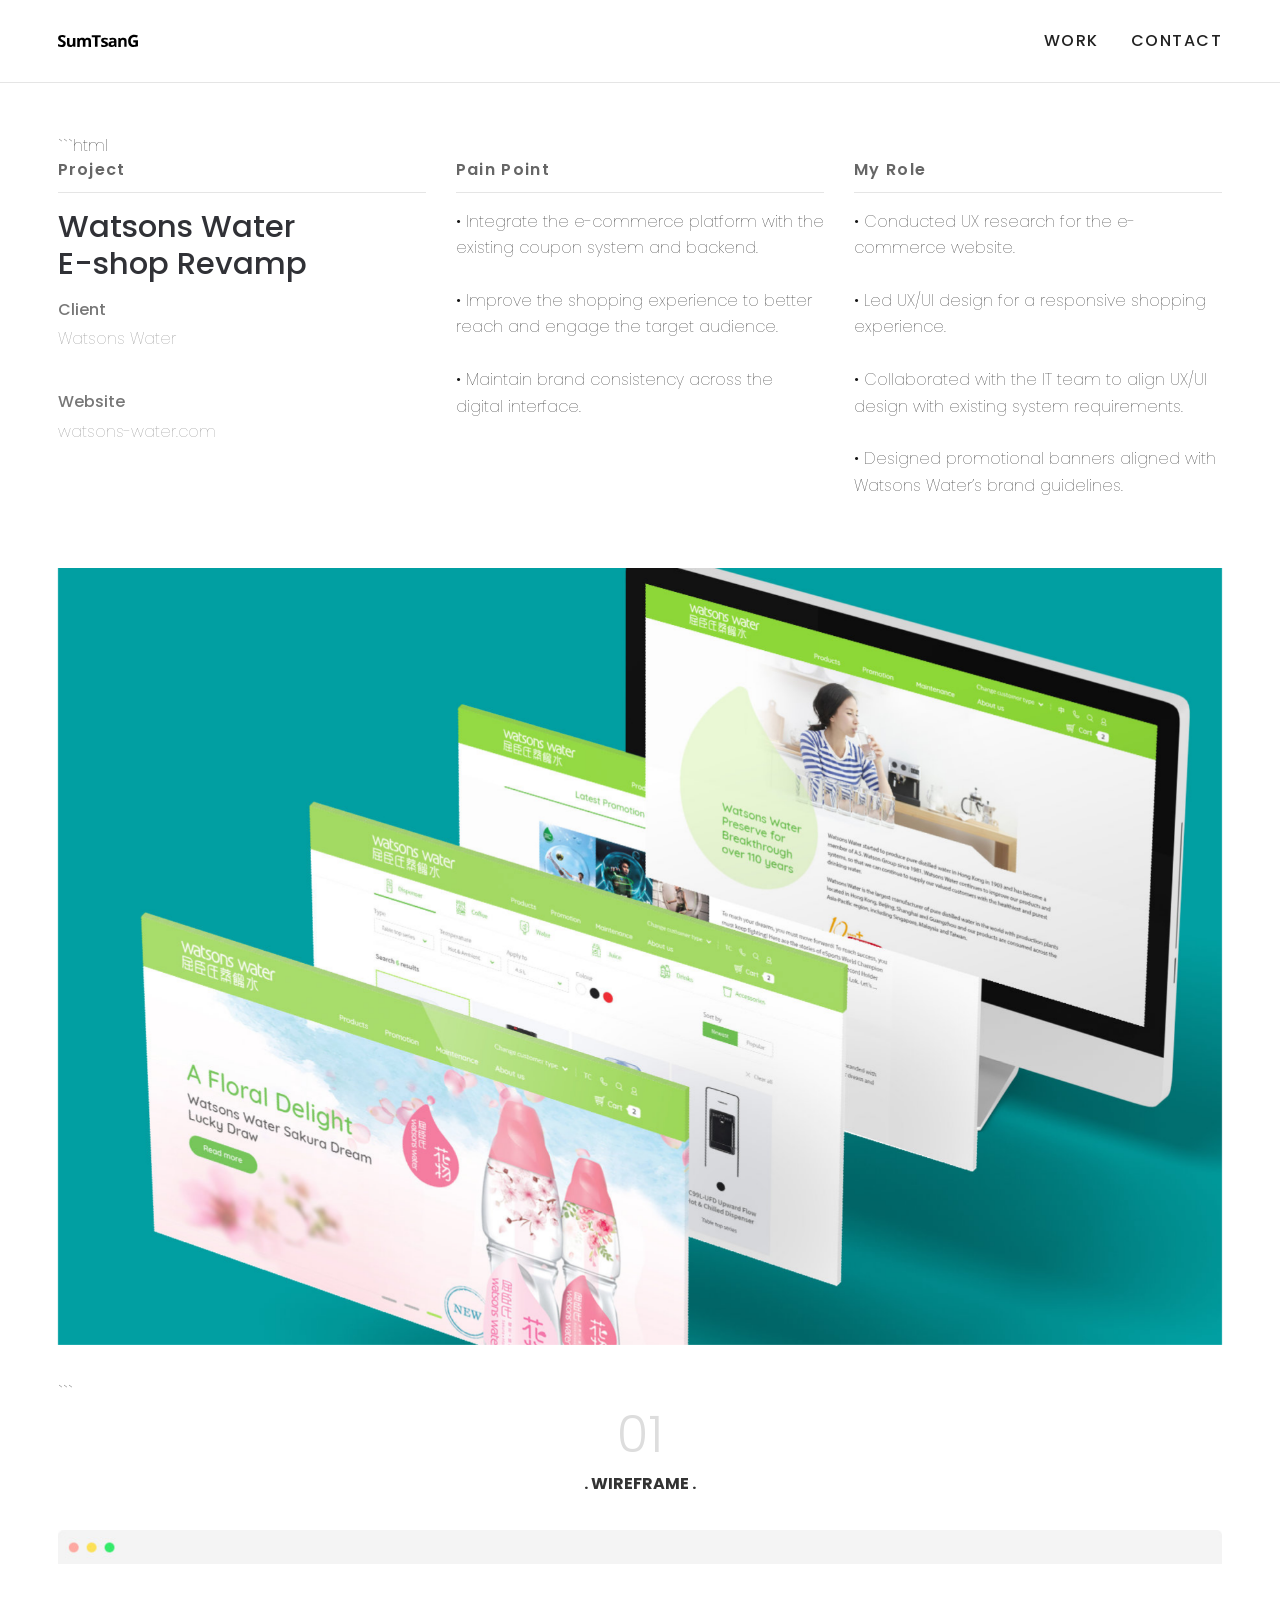
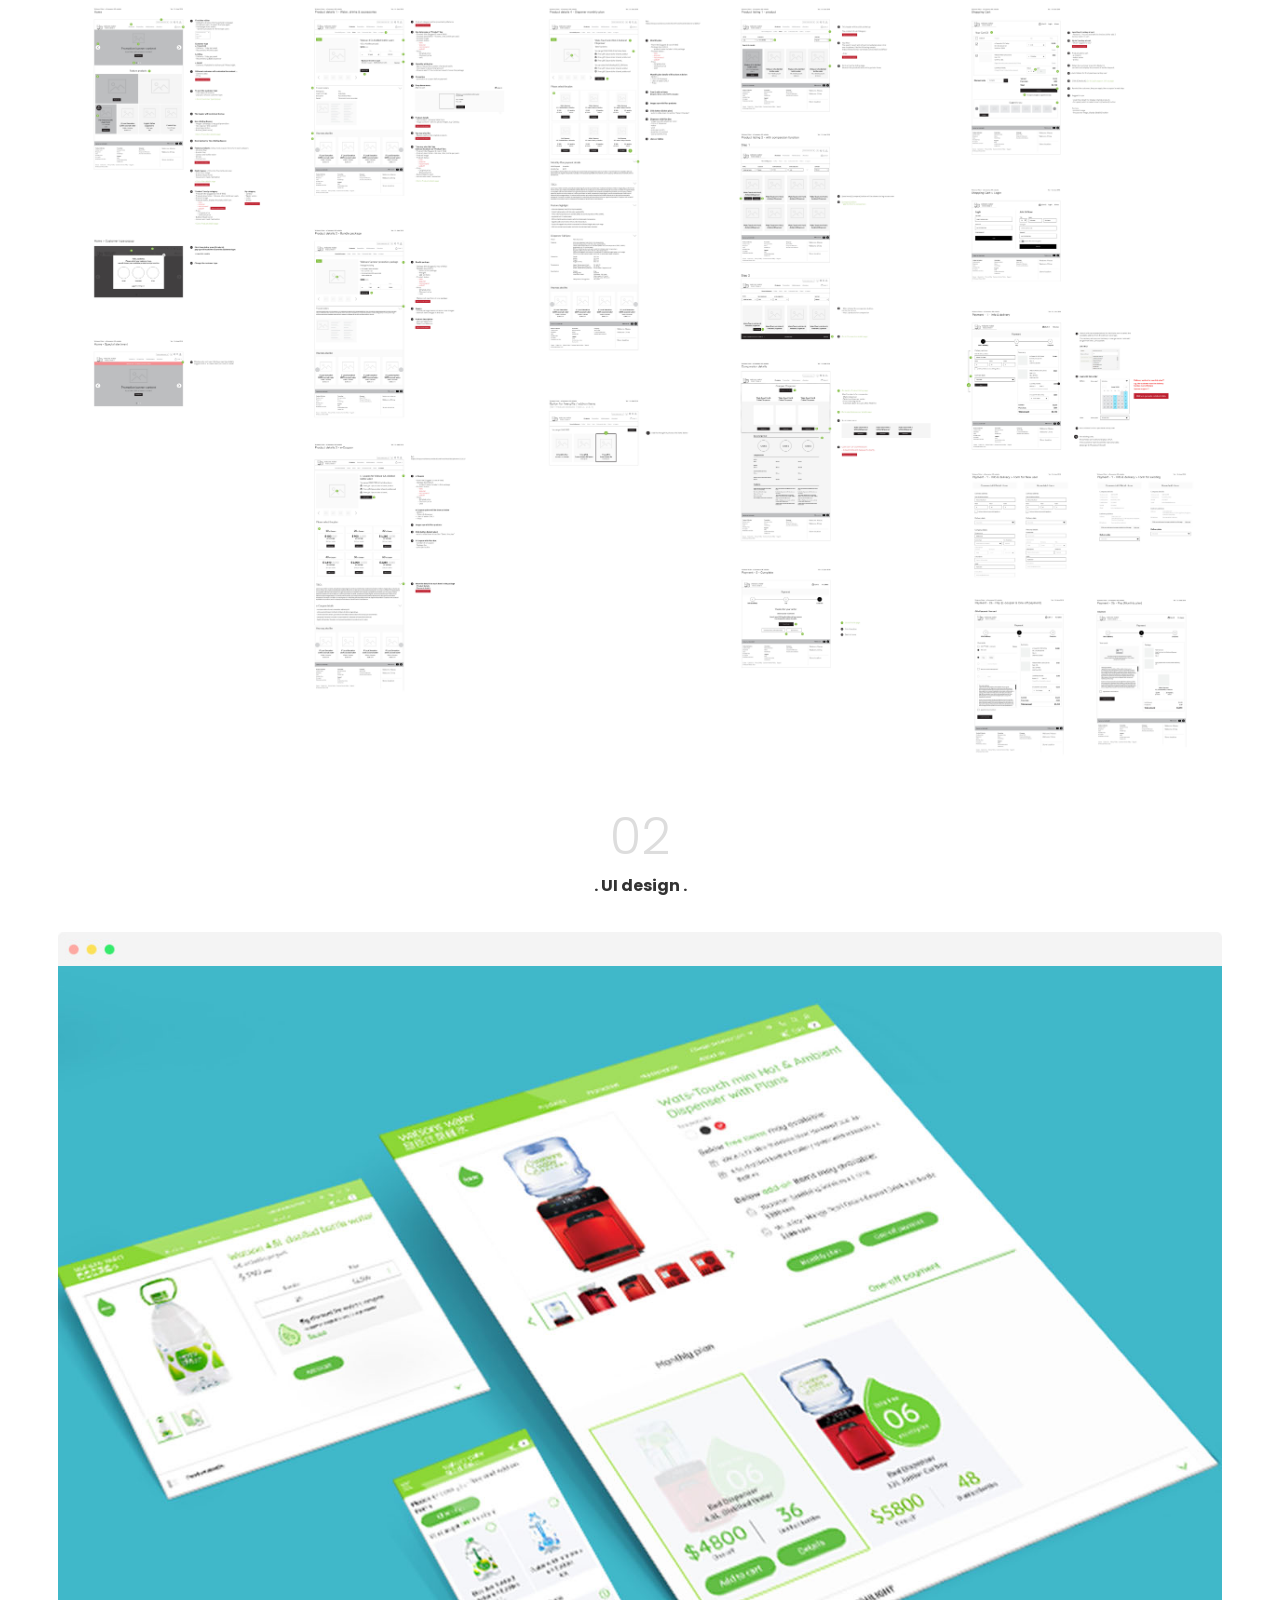
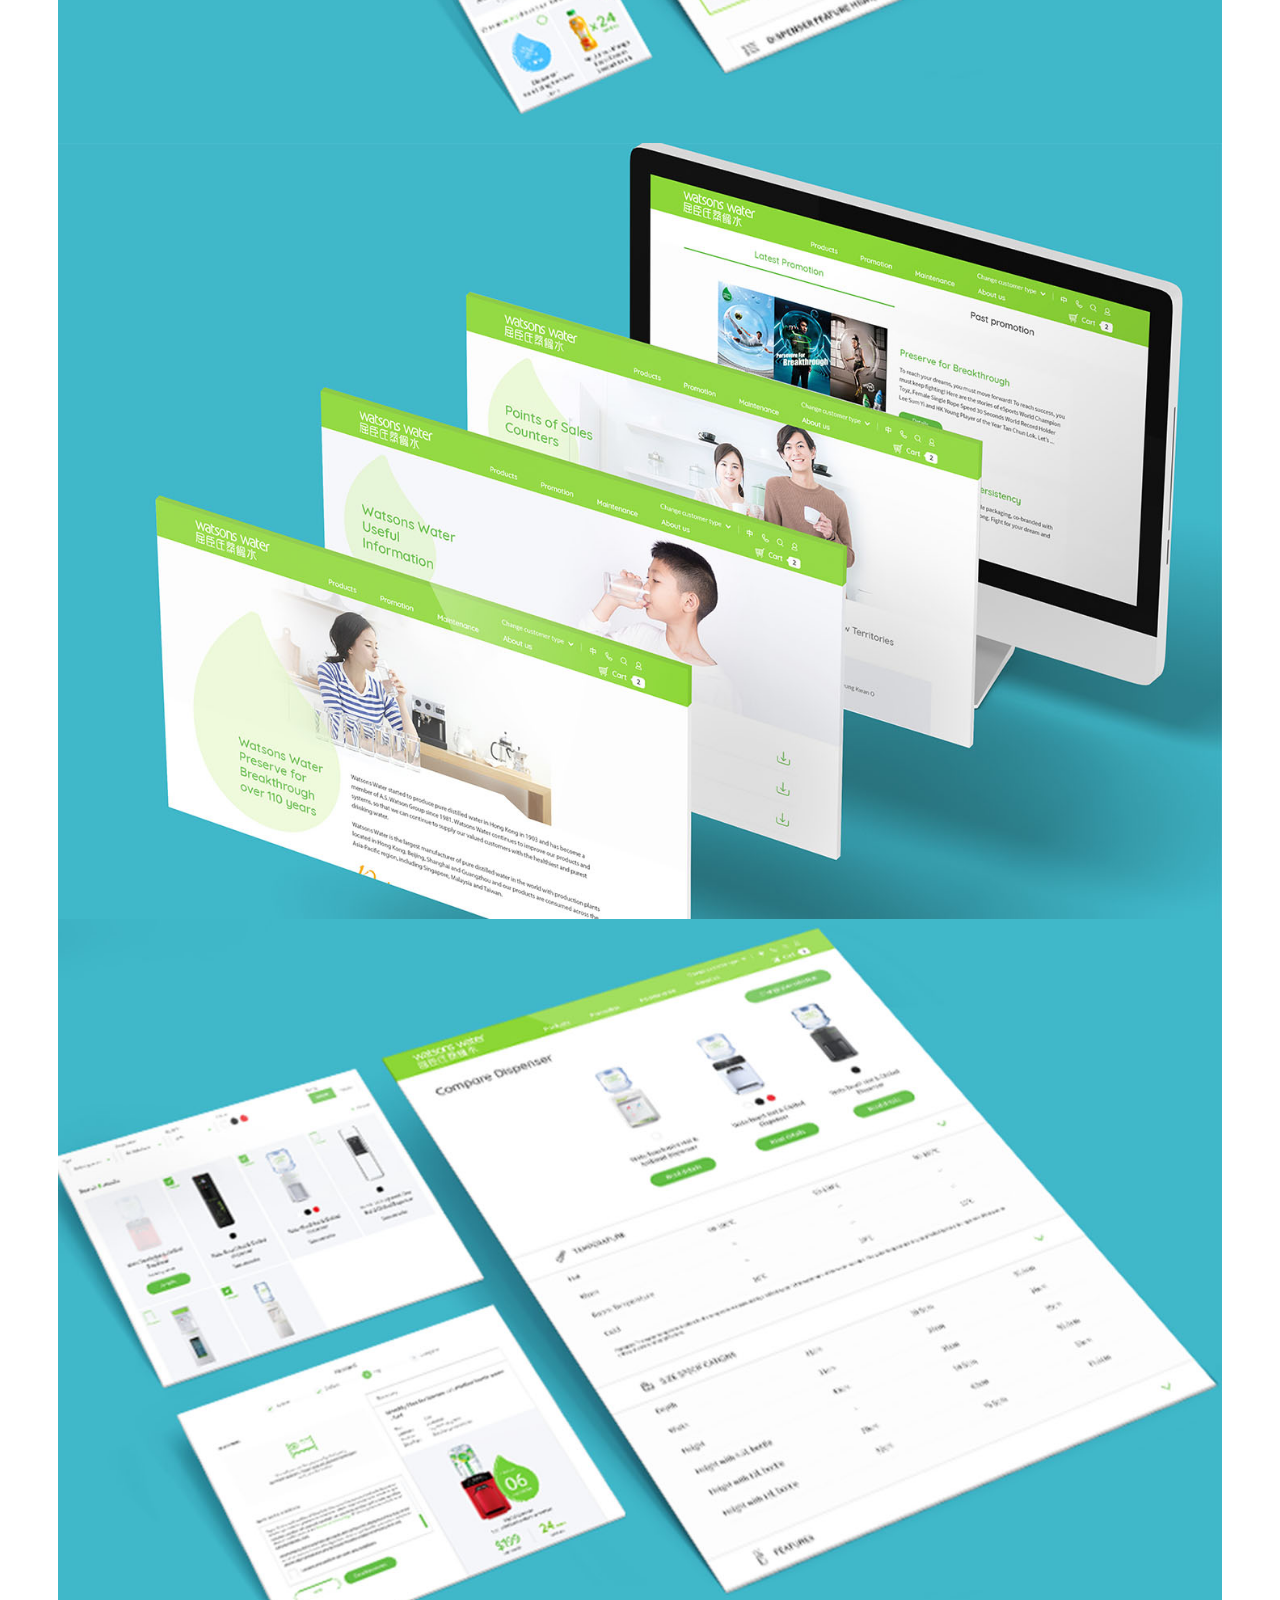
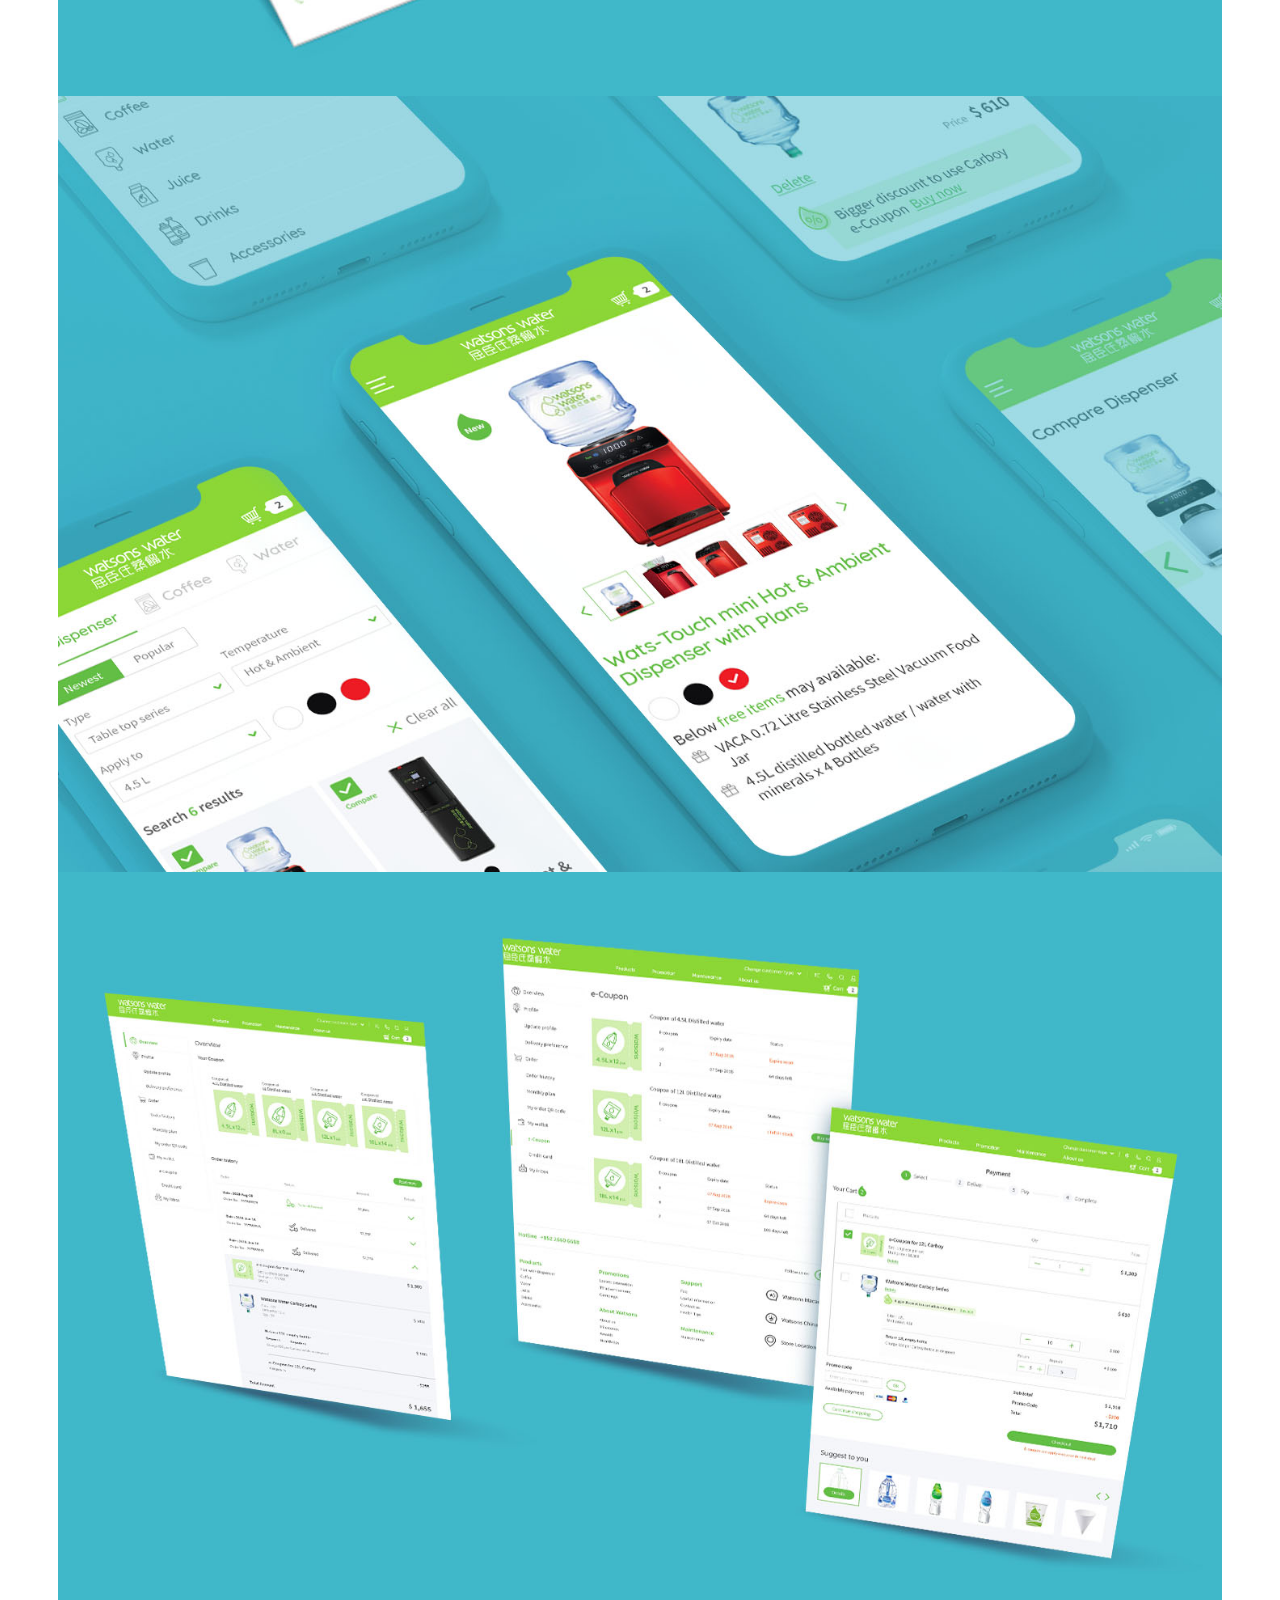
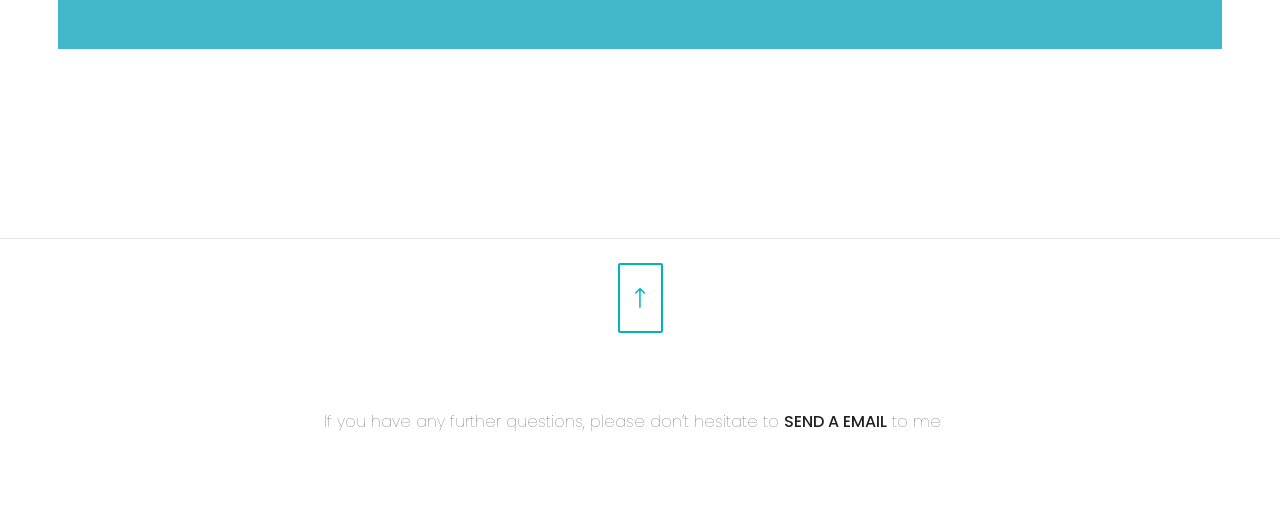
<file: ww.html>
<!DOCTYPE html>

<html lang="en">
<head>
<meta charset="utf-8"/>
<title>SumTsanG</title>
<meta content="SumTsanG" name="description"/>
<meta content="pixel-industry" name="author"/>
<meta content="CSS, HTML5, jQuery, retina, bootstrap" name="keywords"/>
<meta content="width=device-width, initial-scale=1.0" name="viewport"/>
<link href="img/favicon.png" rel="shortcut icon"/>
<!-- Stylesheets -->
<link href="bootstrap/css/bootstrap.min.css" rel="stylesheet"/><!-- bootstrap grid -->
<link href="bootstrap/css/bootstrap-theme.min.css" rel="stylesheet"/><!-- bootstrap theme -->
<link href="css/color-turquoise.css" rel="stylesheet"/><!-- turquoise template color styles -->
<link href="css/retina.css" rel="stylesheet"/><!-- retina ready styles -->
<link href="css/animate.css" rel="stylesheet"/><!-- animation for content -->
<link href="css/colors-header.css" rel="stylesheet"/><!-- header styles -->
<!-- Font icons -->
<!-- Fontawesome icons css -->
<!-- Magnific pop up plugin css -->
<link href="css/magnific-popup.css" rel="stylesheet"/>
<!-- Google Web fonts -->
<link href="https://fonts.googleapis.com/css?family=Poppins:300,400,500,700%7CPlayfair+Display:400,700&amp;subset=latin,latin-ext" rel="stylesheet" type="text/css"/>
<!-- Main stylesheet -->
<link href="css/style.css" rel="stylesheet"/><!-- template styles -->
<link href="css/responsive.css" rel="stylesheet"/>
<!-- responsive styles -->
<link href="css/portfolio-job3.css" rel="stylesheet"/></head>
<body class="job3-project-page" id="top">
<!-- Header wrapper start -->
<div class="header-wrapper header-dark-default clearfix">
<!-- #header start -->
<header class="job3-header">
<div class="job3-header-inner">
<a class="job3-logo" href="index.html">
<img alt="Sum Tsang" class="svg-black" src="img/svg/logo.svg"/>
</a>
<nav>
<a href="index.html">WORK</a>
<a href="contact.html">CONTACT</a>
</nav>
</div>
</header>
<!-- #header end -->
</div><!-- .header-wrapper.header-transparent.header-dark-default end -->
<div class="page-content pt-50">
<div class="container">
<div class="row">


```html
<section class="col-md-12 project-details-wide">
  <div class="project-summary-grid">

    <section class="project-summary-column project-summary-project">
      <h4>Project</h4>
      <h2>Watsons Water<br>E-shop Revamp</h2>

      <div class="project-summary-entry">
        <strong>Client</strong>
        <p>Watsons Water</p>
      </div>

      <div class="project-summary-entry">
        <strong>Website</strong>
        <p>
          <a href="https://www.watsons-water.com/" target="_blank" rel="noopener noreferrer">
            watsons-water.com
          </a>
        </p>
      </div>
    </section>

    <section class="project-summary-column project-summary-pain">
      <h4>Pain Point</h4>
      <div class="project-summary-entry">
        <ul>
          <li>• Integrate the e-commerce platform with the existing coupon system and backend.</li><br>
          <li>• Improve the shopping experience to better reach and engage the target audience.</li><br>
          <li>• Maintain brand consistency across the digital interface.</li>
        </ul>
      </div>
    </section>

    <section class="project-summary-column project-summary-role">
      <h4>My Role</h4>
      <div class="project-summary-entry">
        <ul>
          <li>• Conducted UX research for the e-commerce website.</li><br>
          <li>• Led UX/UI design for a responsive shopping experience.</li><br>
          <li>• Collaborated with the IT team to align UX/UI design with existing system requirements.</li><br>
          <li>• Designed promotional banners aligned with Watsons Water’s brand guidelines.</li>
        </ul>
      </div>
    </section>

  </div>
</section>

<div class="col-md-12 project-gallery-wide">
  <ul class="vertical-stack-gallery">
    <li class="triggerAnimation animated" data-animate="fadeIn">
      <img src="img/portfolio/ww-hero.jpg" alt="Watsons Water e-shop revamp hero">
    </li>
```


  
<!-- heading -->
<li class="triggerAnimation animated" data-animate="fadeIn">
<br/><br/><br/>
<h1 style="text-align: center; color: #ddd;"> 01</h1>
<h6 style="text-align: center; color: #333;">. WIREFRAME .</h6>
</li>
<li class="triggerAnimation animated" data-animate="fadeIn">
<img src="img/portfolio/header.jpg"/>
<img class="border" src="img/portfolio/ww-wf-home-pay.jpg"/>
</li>
<!-- heading -->
<li class="triggerAnimation animated" data-animate="fadeIn">
<br/><br/><br/>
<h1 style="text-align: center; color: #ddd;"> 02</h1>
<h6 style="text-align: center; color: #333;">. UI design .</h6>
</li>
<li class="triggerAnimation animated" data-animate="fadeIn">
<img src="img/portfolio/header.jpg"/>
<img class="" src="img/portfolio/ww-ecom-01.jpg"/>
<img class="" src="img/portfolio/ww-ecom-02.jpg"/>
<img class="" src="img/portfolio/ww-ecom-03.jpg"/>
<img class="" src="img/portfolio/ww-ecom-04.jpg"/>
<img class="" src="img/portfolio/ww-ecom-05.jpg"/>
</li>
</li></ul></div></div>
</div>
</div>
<!-- #footer-wrapper start -->
<div class="footer-dark simple-style footer-box footer-custom-bkg-image footer-img-bkg-2 centered" id="footer-wrapper">
<!-- #footer start -->
<footer id="footer">
<!-- .container start -->
<div class="container">
<!-- .row start -->
<div class="row mb-0">
<div class="col-md-12">
<a class="to-top" href="#top">
<span class="icon-container">
<img alt="Sum logo" class="svg-theme-color" src="img/svg/to-top.svg"/>
</span>
</a>
<div class="logo">
<a href="index.html">
<span class="icon-container">
<img alt="Sum logo" class="svg-white" src="img/svg/logo-w.svg"/>
</span>
</a>
</div><!-- .logo end -->
</div>
</div><!-- .row end -->
<!-- .row start -->
<div class="row">
<!-- .footer-widget-container.col-md-12 start -->
<ul class="footer-widget-container col-md-12 mb-0">
<!-- .widget -->
<li class="widget widget_nav_menu widget_horizontal_menu">
<ul class="menu">
<li class="menu-item">If you have any further questions, please don’t hesitate to <a href="mailto:sumtsang@gmail.com">Send a email</a> to me</li>
</ul>
</li><!-- .widget end -->
</ul><!-- .footer-widget-container.col-md-12 end -->
</div><!-- .row end -->
</div><!-- .container end -->
</footer><!-- #footer end -->
</div><!-- #footer-wrapper end -->
<script src="js/jquery-2.1.4.min.js"></script><!-- jQuery library -->
<script src="bootstrap/js/bootstrap.min.js"></script><!-- .bootstrap script -->
<script src="js/jquery.scripts.min.js"></script><!-- modernizr -->
<!-- Sharrre post plugin -->
<script src="js/jquery.fatNav.js" type="text/javascript"></script><!-- hamburger menu js -->
<script src="js/jquery.magnific-popup.min.js"></script> <!-- Magnific pop up lightbox -->
<script src="js/jquery-retina.js"></script><!-- retina -->
<script src="js/volcanno.include.js"></script><!-- custom js functions -->

</body>
</html>
</file>
<file: css/color-turquoise.css>
/*
    Turquoise color styles - You can change this colors to any color you want
*/

/* EMPHASIZED COLOR */
span,
a:hover,a:focus,
h1 span, h2 span, h3 span,
h4 span, h5 span, h6 span,
.service-box-icon .icon-container .fa,
.service-box-icon a:hover h3,
.page-content.dark .wpcf7 .wpcf7-text:focus,
.page-content.dark .wpcf7 .wpcf7-textarea:focus,
strong a,
.custom-heading a:hover h4,
.widget_nav_menu ul li span:hover,
.widget_nav_menu ul li .fa,
.btn-link:hover,
.widget_nav_menu ul li a:hover span,
.widget_recent_entries ul > li a .fa,
.widget_recent_entries ul > li a:hover p,
.centered-icon .icon-container .fa,
.read-more-icon:hover + .block-title,
.tweet-list li a,
.header-dark-theme-color #header .dropdown-menu > li.current-menu-item > a,
.header-dark-theme-color .navbar-default .navbar-nav>li>a:hover,
.header-dark-theme-color #header .navbar-default .navbar-nav > li >a:focus,
.header-dark-theme-color .navbar-nav>li>a:before,
.header-dark-theme-color #header .dropdown-menu > li > a:hover, 
.header-dark-theme-color #header .dropdown-menu > li > a:focus, 
.header-dark-theme-color #header .dropdown.dropdown-submenu > a:hover::after,
.header-light-theme-color #header .dropdown-menu > li.current-menu-item > a,
.header-light-theme-color #header .navbar-default .navbar-nav > li >a:hover,
.header-light-theme-color #header .navbar-default .navbar-nav > li >a:focus,
.header-light-theme-color .navbar-nav>li>a:before,
.header-light-theme-color #header .dropdown-menu > li > a:hover, 
.header-light-theme-color #header .dropdown-menu > li > a:focus, 
.header-light-theme-color #header .dropdown.dropdown-submenu > a:hover::after,
.navbar-nav > li.dropdown.hover:hover > .dropdown-menu > li.current-menu-item > a,
.megamenu> li > ul > .current-menu-item > a,
.nav .open > a:focus,
.dropdown-menu>.current-menu-item>a,
.btn-wrapper .btn.btn-outlined,
.team-member.block-item .team-member-name a:hover h4,
.team-member.clean-style .team-member-name a:hover h4,
.team-member.simple-style .team-member-name a:hover h4,
.block-title:hover + .read-more-icon .fa,
.read-more-icon:hover .fa,
.team-member.clean-style .social-links.theme-hover li a:hover .fa,
.team-member.simple-style .social-links.theme-hover li a:hover .fa,
.header-wrapper.hamburger-menu.hamburger-menu-dark .fat-nav li a:hover,
.header-wrapper.hamburger-menu.hamburger-menu-light .fat-nav li a:hover,
#footer-wrapper.simple-style.footer-dark .breadcrumb li a:hover,
#footer-wrapper.simple-style .to-top .fa,
.newsletter .newsletter-submit:hover,
.footer-dark .footer-widget-container .widget a:hover,
.footer-light .footer-widget-container .widget a:hover,
#footer-wrapper.widgetized-style-1.footer-dark .to-top:hover,
#footer-wrapper.widgetized-style-1.footer-dark .to-top:hover .fa,
#footer-wrapper.widgetized-style-1.footer-light .to-top:hover,
#footer-wrapper.widgetized-style-1.footer-light .to-top:hover .fa,
#footer-wrapper.widgetized-style-1.footer-light .to-top:hover,
#footer-wrapper.widgetized-style-1.footer-light .to-top:hover .fa,
.footer-light .footer-widget-container .newsletter .newsletter-submit:hover,
.footer-dark .footer-widget-container .newsletter .newsletter-submit:hover,
#footer-wrapper.footer-light p a,
#footer-wrapper #copyright-container p a:hover,
#copyright-container a:hover,
.widget.widget_nav_menu.widget_horizontal_menu .menu .menu-item a:hover,
.footer-dark .rpw_posts_widget .rpw_blog a:hover h4,
.footer-light .rpw_posts_widget .rpw_blog a:hover h4,
.footer-dark .footer-widget-container .widget.widget_recent_comments ul li a,
.footer-light .footer-widget-container .widget.widget_recent_comments ul li a,
.page-content.dark .heading-subtitle-top p.text-theme-color,
.page-content.dark .heading-subtitle-top h2.text-theme-color,
.heading-subtitle-top p.text-theme-color,
.heading-subtitle-top h2.text-theme-color,
.heading-subtitle-top span.text-theme-color,
.heading-subtitle-bottom span.text-theme-color,
.page-content.dark .heading-subtitle-top span.text-theme-color,
.page-content.dark .heading-subtitle-bottom span.text-theme-color,
.page-content.dark .heading-h1 span.text-theme-color,
.page-content.dark .heading-h2 span.text-theme-color,
.page-content.dark .heading-h3 span.text-theme-color,
.page-content.dark .heading-h4 span.text-theme-color,
.heading-h1 span.text-theme-color,
.heading-h2 span.text-theme-color,
.heading-h3 span.text-theme-color,
.heading-h4 span.text-theme-color,
.header-dark-default #header .dropdown-menu > li.current-menu-item > a,
.header-dark-default #header .dropdown-menu > li.current-menu-item > a:hover,
.navbar-default .navbar-nav > li.current-menu-parent > a,
.navbar-default .navbar-nav > li.current-menu-item > a,
.dropdown-menu>li>a:hover, .dropdown-menu>li>a:focus,
.megamenu> li ul > li > a:hover,
.megamenu> li ul > li > a:focus,
.post-body h4:hover,
.blog-post .read-more:hover,
.post-share:before,
.post-image .post-body h4:hover,
.aside .newsletter .newsletter-submit:hover,
.aside .widget ul li a:hover,
.aside .rpw_posts_widget .rpw_blog h4:hover,
.widget_recent_entries ul > li::before,
.blog-posts.post-list .blog-post .post-body h3:hover,
.blog-author .author-name:hover,
.blog-author-description a:hover,
.comments-li .comment .comment-reply-link:hover,
.comments-li .comment .comment-reply-link:hover .fa,
.blog-details .rpw_posts_widget .rpw_blog h4:hover,
.counter .county-days-wrapper:after,
.counter .county-hours-wrapper:after,
.counter .county-minutes-wrapper:after,
.counter .county-seconds-wrapper:after,
.header-wrapper.hamburger-menu.hamburger-menu-light .fat-nav li .dropdown.active,
.header-wrapper.hamburger-menu.hamburger-menu-dark .fat-nav li .dropdown.active,
.header-wrapper.hamburger-menu.hamburger-menu-light .fat-nav li .dropdown-multilevel.active,
.header-wrapper.hamburger-menu.hamburger-menu-dark .fat-nav li .dropdown-multilevel.active,
.page-404-content.page-title-fullscreen .heading-subtitle-bottom h1,
.contact-info-container .icon-container .fa,
.page-content .newsletter .submit:hover,
.icon-list.list-theme-color .icon-container .fa,
.page-content #tweetscroll-wrapper ul li a,
.page-content #tweetscroll-wrapper ul li p span,
.footer-light .social-links.social-dark.outlined-dark.theme-hover li a:hover .fa,
.footer-dark .social-links.social-light.outlined-light.theme-hover li a:hover .fa,
.social-links.social-dark.theme-hover.outlined-dark a:hover .fa,
.left-menu .social-links.social-dark.theme-hover.outlined-dark a:hover .fa,
.footer-light .social-links.social-light.theme-hover.outlined-light a:hover .fa,
.social-links.outlined-dark.social-dark li a:hover .fa,
.social-links.outlined-light.social-light li a:hover .fa,
.left-menu .social-links.outlined-dark.social-dark li a:hover .fa,
.left-menu .social-links.outlined-light.social-light li a:hover .fa,
.ms-layer.post-meta li a:hover,
.pricing-table .price p,
.pricing-table .plan-call-to-action a,
.media-heading.author:hover,
.post-share .fa,
.portfolio-photography .isotope-item .post-body .post-meta .post-share .count:hover,
.portfolio-list .portfolio-item .view-all-title h3,
.header-wrapper.hamburger-menu.hamburger-menu-dark .fat-nav li.current-menu-item > a,
.header-wrapper.hamburger-menu.hamburger-menu-light .fat-nav li.current-menu-item > a,
.simple-link:hover,
.dark .simple-link:hover,
.widget ul li a:hover,
.woocommerce ul.product_list_widget li .product-title:hover,
.woocommerce nav.woocommerce-pagination .page-numbers li span.current,
.service-box-textual a:hover h3,
.social-links.theme-hover li a:hover,
.aside-widgets .tweets-list-container .tweet-list li span.hash,
.aside-widgets .tweets-list-container .tweet-list li a{
    color: #00b3be;
}

/* EMPHASIZED COLOR - FOCUS */
.btn-link:focus {
    color: #16c4cf;
}

/* EMPHASIZED BACKGROUND COLOR */
.widget_tag_cloud .tagcloud a:hover,
.slide-line,
.btn-primary.style-2:hover,
.btn-primary.style-1:hover,
.btn-primary.style-1:focus,
.btn-primary.style-2,
.read-more:before,
.menu-icon.open span,
.widget .title h3:after,
.widget .widget-title:after,
.block-item .block-item-buttons li:hover,
.btn-wrapper .btn,
.btn-wrapper .btn.btn-white:hover,
.heading-subtitle-bottom h1:after,
.heading-subtitle-bottom h2:after,
.heading-subtitle-bottom h3:after,
.btn-wrapper .btn.btn-outlined:hover,
.header-wrapper .header-cart .cart-count,
.footer-light .widget_tag_cloud a:hover,
.footer-dark .widget_tag_cloud a:hover,
.widget.widget_search .search-submit,
.service-box-textual .separator,
.blockquote-wrapper .blockquote-boxed .cite:before,
.blockquote-simple .top-title:before,
.quote-post .blockquote .cite:before,
.blog-post-gallery .nivo-controlNav a.active,
.pagination li:hover a,
.pagination li.active a,
.comment-form .wpcf7-submit.btn:hover,
.portfolio-grid .isotope-item .mask .post-body .open-image:hover,
.portfolio-masonry .isotope-item .mask .post-body .open-image:hover,
.portfolio-grid.portfolio-category .isotope-item .mask .post-body .open-image:hover,
.portfolio-grid.portfolio-category .post-category,
.portfolio-blog-nav-hover .portfolio-blog-nav-btn span:before,
.portfolio-blog-nav-hover .portfolio-blog-nav-btn:hover,
.portfolio-blog-nav-hover .portfolio-blog-nav-btn-wrapper.nav-back .portfolio-blog-nav-btn,
.maintenance-page .expand,
.counter .county-days-wrapper:after,
.counter .county-hours-wrapper:after,
.counter .county-minutes-wrapper:after,
.counter .county-seconds-wrapper:after,
.number-counter .timer-container:after,
.image-link a span:after,
.details-list li h5:before,
.jp-volume-bar-value,
.jp-play-bar,
.nanobar .bar,
.newsletter-popup .newsletter .submit,
.divider,
.woocommerce.woocommerce-page .product button.button.alt,
.woocommerce.woocommerce-page .product .related.products h2::before,
.woocommerce.woocommerce-page .product .related.products ul.products li a.button,
.woocommerce.woocommerce-page .product .woocommerce-tabs #review_form_wrapper .form-submit #comment-reply,
.social-links.social-light.social-animated a.animate-social-icon:hover,
.social-links.social-dark.social-animated a.animate-social-icon:hover{
    background-color: #00b3be;
}

.social-links.social-dark.theme-hover li a:hover,
.social-links.social-light.theme-hover li a:hover,
.hamburger.active:hover .hamburger__icon:before,
.hamburger.active:hover .hamburger__icon:after{
    background-color: #00b3be !important;
}

/* EMPHASIZED BACKGROUND COLOR - HOVER*/
.btn-wrapper .btn:hover,
.widget.widget_search .search-submit:hover,
.portfolio-blog-nav-hover .portfolio-blog-nav-btn-wrapper.nav-back .portfolio-blog-nav-btn:hover,
.newsletter-popup .newsletter .submit:hover,
.woocommerce.woocommerce-page .product button.button.alt:hover,
.woocommerce.woocommerce-page .product .related.products ul.products li a.button:hover,
.woocommerce.woocommerce-page .product .woocommerce-tabs #review_form_wrapper .form-submit #comment-reply:hover{
    background-color: #16c4cf;
}
.mask {
    background-color: rgba(0, 179, 190,0.8);
}

/*  BORDERS
============================================================================= */

/* EMPHASIZED BORDER COLOR */
.wpcf7-text:focus,
.wpcf7-select:focus,
.wpcf7-textarea:focus,
.btn-wrapper .btn.btn-outlined,
.footer-light .widget_tag_cloud a:hover,
.footer-dark .widget.widget_search .a_search:focus,
.footer-light .widget.widget_search .a_search:focus,
.blockquote-standard.theme-color,
.contact-form .wpcf7-text:focus,
.contact-form .wpcf7-textarea:focus,
.dark .contact-form .wpcf7-text:focus, 
.dark .contact-form .wpcf7-select:focus,
.dark .contact-form .wpcf7-textarea:focus,
.tabs li.active a,
.tabs li a:hover,
.pricing-table.plan-1.plan-highlighted,
.left-menu.dark .social-links.outlined-dark.natural-hover a:hover,
.page-content .newsletter .email:focus,
.newsletter-popup,
.newsletter-popup .newsletter input:focus,
.woocommerce.woocommerce-page .product .woocommerce-tabs #review_form_wrapper .comment-form .comment-form-author input:focus,
.woocommerce.woocommerce-page .product .woocommerce-tabs #review_form_wrapper .comment-form .comment-form-email input:focus,
.woocommerce.woocommerce-page .product .woocommerce-tabs #review_form_wrapper .comment-form-comment #comment:focus{
    border-color: #00b3be;
}
.to-top,
.aside .widget.widget_search .a_search:focus,
.tabs li.active a,
.tabs li a:hover,
.social-links.social-dark.theme-hover.outlined-dark a:hover,
.social-links.social-light.theme-hover.outlined-light a:hover{
    border-color: #00b3be !important;
}

/* EMPHASIZED TOP BORDER COLOR */
#testimonial-carousel .testimonial-background:after {
    border-top-color: #00b3be;
}

/* SVG FILL */
.svg-theme-color .st0,
.svg-turquoise .st0,
.block-title:hover + .read-more-icon .svg-theme-hover .st0,
.pricing-table .plan-call-to-action .st0{
    fill: #00b3be;
}
</file>
<file: css/retina.css>
/*
    Retina ready styles
*/
@media only screen and (-webkit-min-device-pixel-ratio: 1.5),
only screen and (min--moz-device-pixel-ratio: 1.5),
only screen and (-o-min-device-pixel-ratio: 3/2),
only screen and (min-device-pixel-ratio: 1.5){

    .widget_search .search-submit {
        background-image: url('../img/search@2x.png');
        background-size: 18px 18px;
    }
}
</file>
<file: css/colors-header.css>
/* STANDARD HEADER ITEMS */



.header-light-dark-current .navbar-default .navbar-nav>li>a:hover,
.header-dark-default .navbar-default .navbar-nav>li>a:hover,

.header-light-default .navbar-default .navbar-nav>li.current-menu-item>a,

.header-light-default .navbar-default .navbar-nav>li>a:hover,
.header-light-default .navbar-nav>li>a:before,
.header-light-darker .navbar-default .navbar-nav>li.current-menu-item>a,
.header-light-darker .navbar-default .navbar-nav>li>a:before{
    color: #fff;
}

 .header-dark-default.header-transparent .navbar-default .navbar-nav>li>a:focus,
.header-wrapper.header-transparent.header-light-theme-color .main-nav .navbar-default .navbar-nav>li>a,
.header-light-default .navbar-default .navbar-nav>li>a,

.header-light-dark-current .navbar-default .navbar-nav>li>a {
    color: #eee;
}

.header-dark-default .navbar-default .navbar-nav>li>a, .header-dark-default .navbar-default .navbar-nav>li>a:focus,
.header-wrapper.resize-header.header-dark-default .main-nav .navbar-default .navbar-nav>li>a,
.navbar-default .navbar-nav>li>a,
.header-dark-theme-color .navbar-default .navbar-nav>li>a, .header-dark-theme-color .navbar-default .navbar-nav>li>a:focus,
 .header-light-dark-current.resize-header .navbar-default .navbar-nav>li>a,
.header-wrapper.header-transparent.header-light-default.resize-header .navbar-default .navbar-nav>li>a,
.header-wrapper.header-transparent.header-light-theme-color.resize-header .main-nav .navbar-default .navbar-nav>li>a,
.header-dark-default .navbar-default .navbar-nav > li.current-menu-item > a,
.header-light-default .navbar-default .navbar-nav>li>a:focus,
.header-dark-default #header .navbar-default .navbar-nav > li >a:focus,
.header-light-darker .navbar-default .navbar-nav>li>a:focus,
.header-light-dark-current .navbar-default .navbar-nav>li>a:focus{
    color: #aaa;
}

.header-light-darker .navbar-default .navbar-nav>li>a{
    color: #6D7274;
}
.header-wrapper.resize-header.header-dark-default .navbar-default .navbar-nav>li>a:hover,
.header-wrapper.resize-header.header-dark-default .navbar-default .navbar-nav>li>a:focus,
.header-wrapper.resize-header.header-dark-default .navbar-default .navbar-nav>li>a:before,
.header-wrapper.header-light-dark-current .navbar-default .megamenu> li ul > li > a:hover,
.header-wrapper.header-light-dark-current .navbar-default .megamenu> li ul > li > a:focus,
.header-light-default.resize-header .navbar-default .navbar-nav>li>a:focus,
.header-light-default.resize-header .navbar-default .navbar-nav>li>a:hover,
.header-light-default.resize-header .navbar-nav>li>a:before,
.header-light-darker.resize-header .navbar-default .navbar-nav>li.current-menu-item>a,
.header-light-darker.resize-header .navbar-default .navbar-nav>li>a:before,
.header-light-dark-current .navbar-default .navbar-nav>li:hover>a,
.header-light-dark-current .navbar-default .navbar-nav>li.current-menu-item>a{
    color: #303136 !important;
}


/*  HAMBURGER MENU ITEMS */

.header-wrapper.hamburger-menu.hamburger-menu-light .fat-nav li a {
    color: #fff;
}
.header-wrapper.hamburger-menu.hamburger-menu-dark .fat-nav li a {
    color: #303136;
}
</file>
